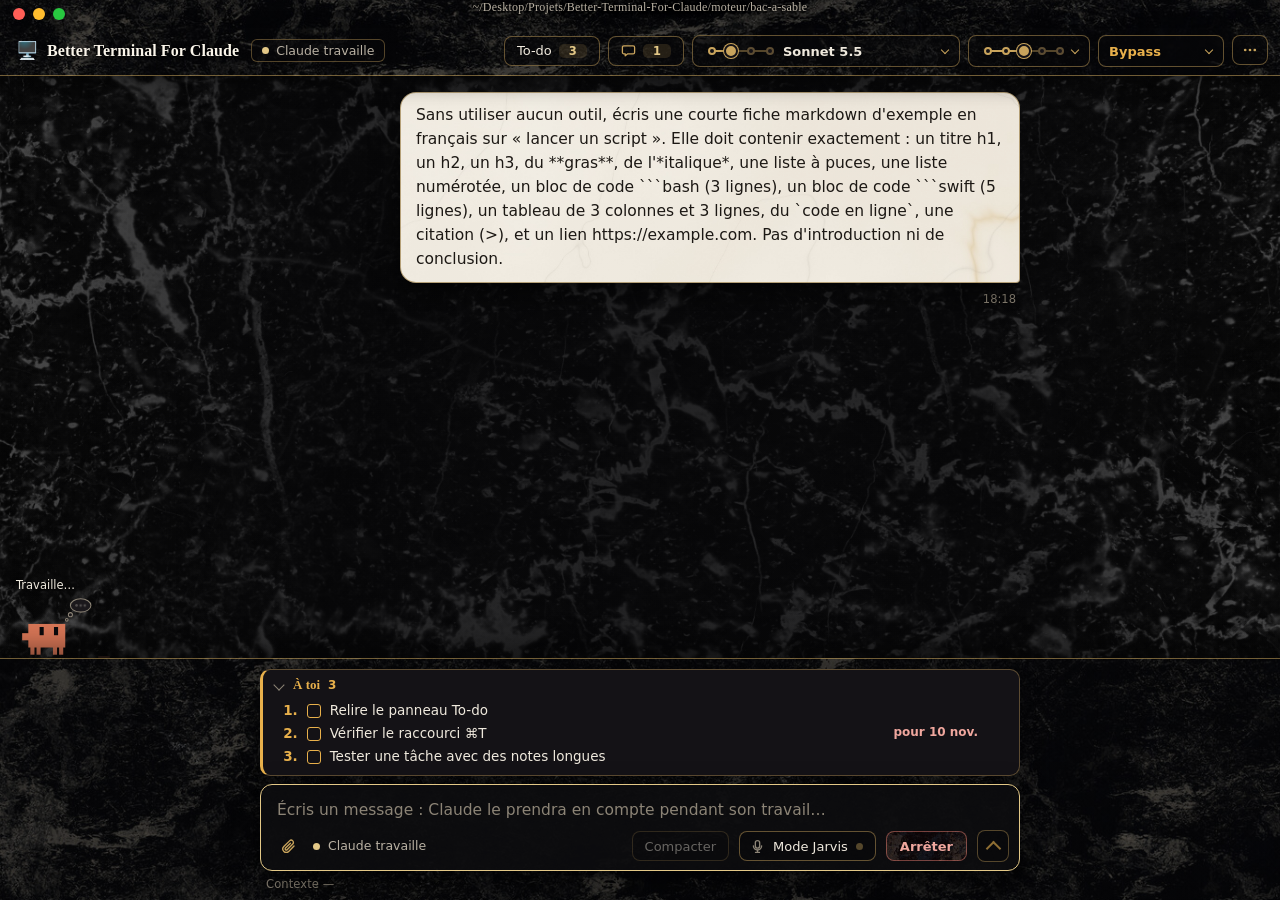
<file: ui/index.html>
<!doctype html>
<html lang="fr">
<head>
<meta charset="utf-8">
<meta name="viewport" content="width=device-width, initial-scale=1">
<meta http-equiv="Content-Security-Policy" content="default-src 'none'; script-src 'self'; style-src 'self'; img-src 'self' data: btmedia:; media-src btmedia:; font-src 'self'; connect-src 'self'; base-uri 'none'; form-action 'none'; frame-src btapercu: 'self'; object-src 'none'">
<title>Jarvis Terminal</title>
<link rel="stylesheet" href="css/app.css">
<link rel="stylesheet" href="css/code.css">
<link rel="stylesheet" href="css/vocal.css">
<link rel="stylesheet" href="css/todo.css">
<link rel="stylesheet" href="css/agents.css">
<link rel="stylesheet" href="css/leviers.css">
<link rel="stylesheet" href="css/atelier.css">
<link rel="stylesheet" href="css/medias.css">
<link rel="stylesheet" href="css/apercu.css">
<link rel="stylesheet" href="css/ecriture.css">
<link rel="stylesheet" href="css/ligne-etat.css">
<link rel="stylesheet" href="css/vocal-direct.css">
<link rel="stylesheet" href="css/scene.css">
<link rel="stylesheet" href="css/machine.css">
<link rel="stylesheet" href="css/limite.css">
</head>
<body>

<!-- Bande native de la coque (28 px) : déplacement de la fenêtre, feux macOS à gauche. Rien de cliquable. -->
<div id="titre-fenetre" class="titre-fenetre" aria-hidden="true"></div>
<div class="faux-feux" aria-hidden="true"><i></i><i></i><i></i></div>

<header id="barre" class="barre">
  <div class="barre-projet">
    <span id="barre-emoji" class="barre-emoji" hidden></span>
    <span id="barre-nom" class="barre-nom">Claude</span>
    <span id="barre-cwd" class="barre-cwd" hidden></span>
  </div>
  <div id="barre-etat" class="barre-etat etat-pret"><span class="point"></span><span id="barre-etat-texte">Prêt</span></div>
  <div id="barre-vocal" class="barre-vocal" hidden><span id="barre-vocal-icone" class="barre-vocal-icone"></span><span id="barre-vocal-texte"></span></div>
  <div id="barre-jetons" class="barre-jetons" hidden></div>
  <div class="barre-espace"></div>
  <button type="button" id="bt-mes-messages" class="barre-bouton" title="Retrouver tes messages (⌥↑ et ⌥↓ pour passer de l’un à l’autre)"><span class="libelle">Mes messages</span><svg class="icone-court" viewBox="0 0 16 16" aria-hidden="true"><path d="M3 3h10a1.5 1.5 0 0 1 1.5 1.5v5.5a1.5 1.5 0 0 1-1.5 1.5H7.2L4.5 13.7V11.5H3A1.5 1.5 0 0 1 1.5 10V4.5A1.5 1.5 0 0 1 3 3z"/></svg><span class="compte">0</span></button>
  <label class="barre-choix" title="Modèle de Claude"><span class="barre-choix-nom">Modèle</span><select id="choix-modele" aria-label="Modèle"></select></label>
  <label class="barre-choix" title="Effort de réflexion"><span class="barre-choix-nom">Effort</span><select id="choix-effort" aria-label="Effort"></select></label>
  <label id="choix-permission-boite" class="barre-choix" title="Ce que Claude peut faire sans te demander"><span class="barre-choix-nom">Permissions</span><select id="choix-permission" aria-label="Permissions"></select></label>
  <div class="barre-session">
    <button type="button" id="bt-session" class="barre-bouton" title="Terminal et fermeture de la session" aria-haspopup="menu" aria-expanded="false" aria-controls="menu-session"><svg class="icone-points" viewBox="0 0 16 16" aria-hidden="true"><circle cx="3.2" cy="8" r="1.35"/><circle cx="8" cy="8" r="1.35"/><circle cx="12.8" cy="8" r="1.35"/></svg></button>
    <div id="menu-session" class="menu-session" role="menu" hidden>
      <button type="button" id="bt-shell" class="menu-item" role="menuitem"><svg viewBox="0 0 16 16" aria-hidden="true"><rect x="1.5" y="2.5" width="13" height="11" rx="2"/><path d="M4.5 6.5 6.8 8.5 4.5 10.5M8.5 10.5h3"/></svg><span class="menu-textes"><span class="libelle">Ouvrir un terminal ici</span><span class="menu-aide">Dans le dossier du projet. Claude continue dans l’app.</span></span></button>
      <button type="button" id="bt-reprendre-menu" class="menu-item" role="menuitem" hidden><svg viewBox="0 0 16 16" aria-hidden="true"><path d="M13 8a5 5 0 1 1-1.5-3.6M13 2.5v3h-3"/></svg><span class="menu-textes"><span class="libelle">Reprendre ici</span><span class="menu-aide">Arrête Claude dans Terminal et reprend la même conversation dans l’app.</span></span></button>
      <button type="button" id="bt-terminal" class="menu-item" role="menuitem"><svg viewBox="0 0 16 16" aria-hidden="true"><path d="M9.5 2.5h4v4M13.5 2.5 8 8M12 9.5v3a1 1 0 0 1-1 1H3.5a1 1 0 0 1-1-1V5a1 1 0 0 1 1-1h3"/></svg><span class="menu-textes"><span class="libelle">Continuer dans Terminal</span><span class="menu-aide">Claude quitte l’app et reprend la même conversation dans Terminal.</span></span></button>
      <button type="button" id="bt-sous-projet" class="menu-item" role="menuitem" hidden><svg viewBox="0 0 16 16" aria-hidden="true"><path d="M2 4.5a1 1 0 0 1 1-1h3l1.5 1.5H13a1 1 0 0 1 1 1V12a1 1 0 0 1-1 1H3a1 1 0 0 1-1-1zM8 7.6v3.4M6.3 9.3h3.4"/></svg><span class="menu-textes"><span class="libelle">Nouveau sous-projet</span><span class="menu-aide">Un sous-dossier de ce projet, avec sa propre to-do. Une session s’y ouvre.</span></span></button>
      <form id="sous-projet" class="sous-projet" hidden autocomplete="off">
        <div class="sous-projet-titre">Nouveau sous-projet</div>
        <div class="sous-projet-champs">
          <input id="sous-projet-emoji" class="sous-projet-emoji" type="text" maxlength="4" placeholder="📁" aria-label="Emoji du sous-projet">
          <input id="sous-projet-nom" class="sous-projet-nom" type="text" maxlength="60" placeholder="Nom du sous-projet" aria-label="Nom du sous-projet">
        </div>
        <div id="sous-projet-erreur" class="sous-projet-erreur" role="alert" hidden></div>
        <div class="sous-projet-actions">
          <button type="button" id="sous-projet-annuler" class="sous-projet-bouton">Annuler</button>
          <button type="submit" id="sous-projet-creer" class="sous-projet-bouton principal">Créer</button>
        </div>
      </form>
      <div class="menu-sep" role="separator"></div>
      <button type="button" id="bt-fermer" class="menu-item fermer" role="menuitem"><svg viewBox="0 0 16 16" aria-hidden="true"><path d="M4.5 4.5l7 7M11.5 4.5l-7 7"/></svg><span class="menu-textes"><span class="libelle">Fermer la session</span><span class="menu-aide">Arrête Claude et ferme la fenêtre.</span></span></button>
    </div>
  </div>
</header>

<div id="mes-messages" class="popover" hidden>
  <div class="popover-tete"><span class="popover-titre">Mes messages</span><span class="popover-aide">⌥↑ et ⌥↓ pour passer de l’un à l’autre</span></div>
  <ol class="popover-liste"></ol>
</div>

<div id="recherche" class="recherche" hidden role="search">
  <input type="text" placeholder="Rechercher dans la conversation" aria-label="Rechercher" spellcheck="false" autocomplete="off">
  <span class="recherche-compte" aria-live="polite"></span>
  <button type="button" class="recherche-prec" title="Précédent (Maj+Entrée)" aria-label="Précédent"><span class="fleche haut"></span></button>
  <button type="button" class="recherche-suiv" title="Suivant (Entrée)" aria-label="Suivant"><span class="fleche bas"></span></button>
  <button type="button" class="recherche-fermer" title="Fermer (Échap)" aria-label="Fermer"><span class="croix"></span></button>
</div>

<!-- Scène persistante du mode vocal (js/scene.js) : figée sous la barre, au-dessus du fil. -->
<section id="scene" class="scene" hidden aria-label="Scène"></section>

<div id="defile" class="defile">
  <main id="fil" class="fil"></main>
</div>

<footer id="pied" class="pied">
  <button type="button" id="pastille-bas" class="pastille-bas" hidden><span class="fleche bas"></span><span class="pastille-texte">Revenir en bas</span></button>
  <div id="banniere" class="banniere" hidden role="alert"></div>
  <div class="saisie">
    <div id="saisie-reprise" class="saisie-reprise" hidden role="status">
      <span class="saisie-reprise-texte"><b>Tu repars de ce message.</b> À l’envoi, Claude oublie ce message et tout ce qui suit. Les fichiers déjà modifiés restent tels quels.</span>
      <button type="button" id="bt-reprise-annuler" class="saisie-reprise-annuler" title="Annuler (Échap)">Annuler</button>
    </div>
    <div id="saisie-limite" class="saisie-limite" hidden role="status">
      <span class="saisie-limite-texte"></span>
      <button type="button" id="bt-limite-envoyer" title="Envoyer tout de suite, sans attendre la reprise">Envoyer maintenant</button>
      <button type="button" id="bt-limite-vider" title="Retirer ce qui attend dans cette session">Vider</button>
    </div>
    <div id="saisie-pieces" class="saisie-pieces" hidden></div>
    <textarea id="saisie-texte" rows="1" placeholder="Écris à Claude…" spellcheck="true" aria-label="Message pour Claude"></textarea>
    <div class="saisie-bas">
      <button type="button" id="bt-joindre" class="bouton-joindre" title="Joindre des fichiers : images, PDF, code, dossiers… (tu peux aussi les coller avec ⌘V ou les glisser ici)" aria-label="Joindre des fichiers"><svg viewBox="0 0 16 16" aria-hidden="true"><path d="M13.2 7.6l-5 5a3.2 3.2 0 0 1-4.6-4.5l5.4-5.4a2.1 2.1 0 0 1 3 3L6.7 11a1 1 0 0 1-1.5-1.5l4.6-4.6"/></svg></button>
      <input type="file" id="saisie-fichier" multiple hidden>
      <div id="saisie-statut" class="saisie-statut" hidden><span class="point"></span><span class="saisie-statut-texte"></span></div>
      <button type="button" id="bt-reprendre" class="barre-bouton bouton-reprendre" hidden title="Arrête Claude dans Terminal et reprend la conversation ici">Reprendre ici</button>
      <span class="saisie-espace"></span>
      <button type="button" id="bt-compacter" class="barre-bouton bouton-compacter" title="Résumer la conversation pour libérer du contexte (/compact)"><span class="libelle">Compacter</span><svg class="icone-court" viewBox="0 0 16 16" aria-hidden="true"><path d="M8 1.5v4.5M5.8 3.8 8 6l2.2-2.2M8 14.5V10M5.8 12.2 8 10l2.2 2.2M2.5 8h11"/></svg></button>
      <button type="button" id="bt-jarvis" class="barre-bouton bouton-jarvis" aria-pressed="false"><span class="libelle">Mode Jarvis</span><span class="libelle-court">Jarvis</span><span class="jarvis-temoin" aria-hidden="true"></span></button>
      <button type="button" id="bt-arreter" class="bouton-arret" hidden title="Arrêter Claude (Échap)">Arrêter</button>
      <button type="button" id="bt-envoyer" class="bouton-envoi" title="Envoyer (Entrée)" aria-label="Envoyer" disabled><span class="fleche haut"></span></button>
    </div>
  </div>
</footer>

<script src="vendor/marked-18.1.1.umd.js"></script>
<script src="vendor/purify-3.4.17.min.js"></script>
<script src="vendor/highlight-11.12.0.min.js"></script>
<script src="js/commun.js"></script>
<script src="js/vocal-reponses.js"></script>
<script src="js/session.js"></script>
<script src="js/medias.js"></script>
<script src="js/markdown.js"></script>
<script src="js/apercu.js"></script>
<script src="js/vue-outils.js"></script>
<script src="js/vue-vocal.js"></script>
<script src="js/vue-questions.js"></script>
<script src="js/atelier.js"></script>
<script src="js/vue-fil.js"></script>
<script src="js/defilement.js"></script>
<script src="js/recherche.js"></script>
<script src="js/interface.js"></script>
<script src="js/commandes.js"></script>
<script src="js/dictee.js"></script>
<script src="js/todo.js"></script>
<script src="js/agents.js"></script>
<script src="js/limite.js"></script>
<script src="js/leviers.js"></script>
<script src="js/menus.js"></script>
<script src="js/ligne-etat.js"></script>
<script src="js/vocal-direct.js"></script>
<script src="js/scene.js"></script>
<script src="js/pont.js"></script>
<script src="js/machine.js"></script>
<script src="js/faux-pont.js"></script>
<script src="js/app.js"></script>
</body>
</html>
</file>
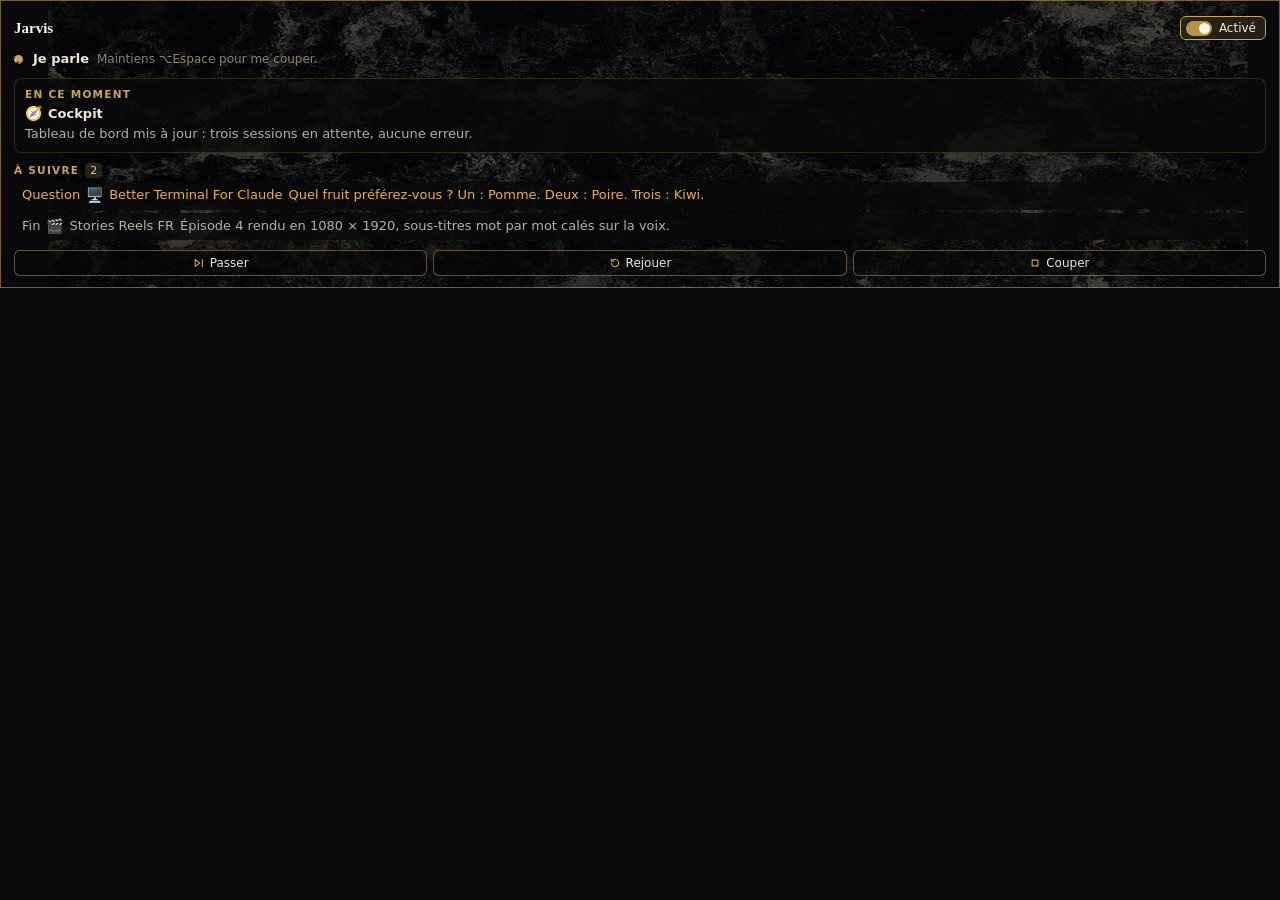
<file: ui/jarvis.html>
<!doctype html>
<html lang="fr">
<head>
<meta charset="utf-8">
<meta name="viewport" content="width=device-width, initial-scale=1">
<meta http-equiv="Content-Security-Policy" content="default-src 'none'; script-src 'self'; style-src 'self'; img-src 'self' data:; font-src 'self'; connect-src 'self'; base-uri 'none'; form-action 'none'; frame-src 'none'; object-src 'none'">
<title>Jarvis</title>
<link rel="stylesheet" href="css/jarvis.css">
</head>
<body>
<!-- Panneau central du mode vocal (fenêtre flottante de la coque, qui ne vole pas le focus).
     Swift → panneau : jarvis.maj({actif, etat, niveau, enLigne, file}) ; panneau → Swift : passer, rejouer, couper, modeVocal. -->
<main id="panneau" class="panneau etat-inactif">
  <header class="pj-tete">
    <span class="pj-titre">Jarvis</span>
    <span class="pj-espace"></span>
    <button type="button" id="pj-mode" class="pj-mode" aria-pressed="false" title="Activer ou couper le mode Jarvis"><span class="pj-inter" aria-hidden="true"><i></i></span><span id="pj-mode-libelle">Coupé</span></button>
  </header>

  <section class="pj-micro">
    <div class="pj-micro-ligne">
      <span id="pj-pastille" class="pj-pastille" aria-hidden="true"></span>
      <div class="pj-micro-textes">
        <div id="pj-etat" class="pj-etat" aria-live="polite">Mode Jarvis coupé</div>
        <div id="pj-aide" class="pj-aide">Rien ne parle, rien n’écoute.</div>
      </div>
    </div>
    <div id="pj-jauge" class="pj-jauge" aria-hidden="true"></div>
  </section>

  <section id="pj-enligne" class="pj-enligne vide">
    <div id="pj-enligne-titre" class="pj-libelle">En ce moment</div>
    <div class="pj-enligne-projet"><span id="pj-enligne-emoji" class="pj-emoji"></span><span id="pj-enligne-nom" class="pj-nom"></span></div>
    <div id="pj-enligne-texte" class="pj-enligne-texte"></div>
  </section>

  <section class="pj-file">
    <div class="pj-file-tete"><span class="pj-libelle">À suivre</span><span id="pj-file-compte" class="pj-compte">0</span></div>
    <ol id="pj-file-liste" class="pj-file-liste"></ol>
  </section>

  <footer class="pj-actions">
    <button type="button" id="pj-passer" class="pj-bouton" title="Passer au message suivant"><span class="pj-bouton-icone" data-icone="passer"></span>Passer</button>
    <button type="button" id="pj-rejouer" class="pj-bouton" title="Redire le dernier message"><span class="pj-bouton-icone" data-icone="rejouer"></span>Rejouer</button>
    <button type="button" id="pj-couper" class="pj-bouton" title="Couper la voix tout de suite"><span class="pj-bouton-icone" data-icone="couper"></span>Couper</button>
  </footer>
</main>

<script src="js/commun.js"></script>
<script src="js/faux-jarvis.js"></script>
<script src="js/jarvis.js"></script>
</body>
</html>
</file>
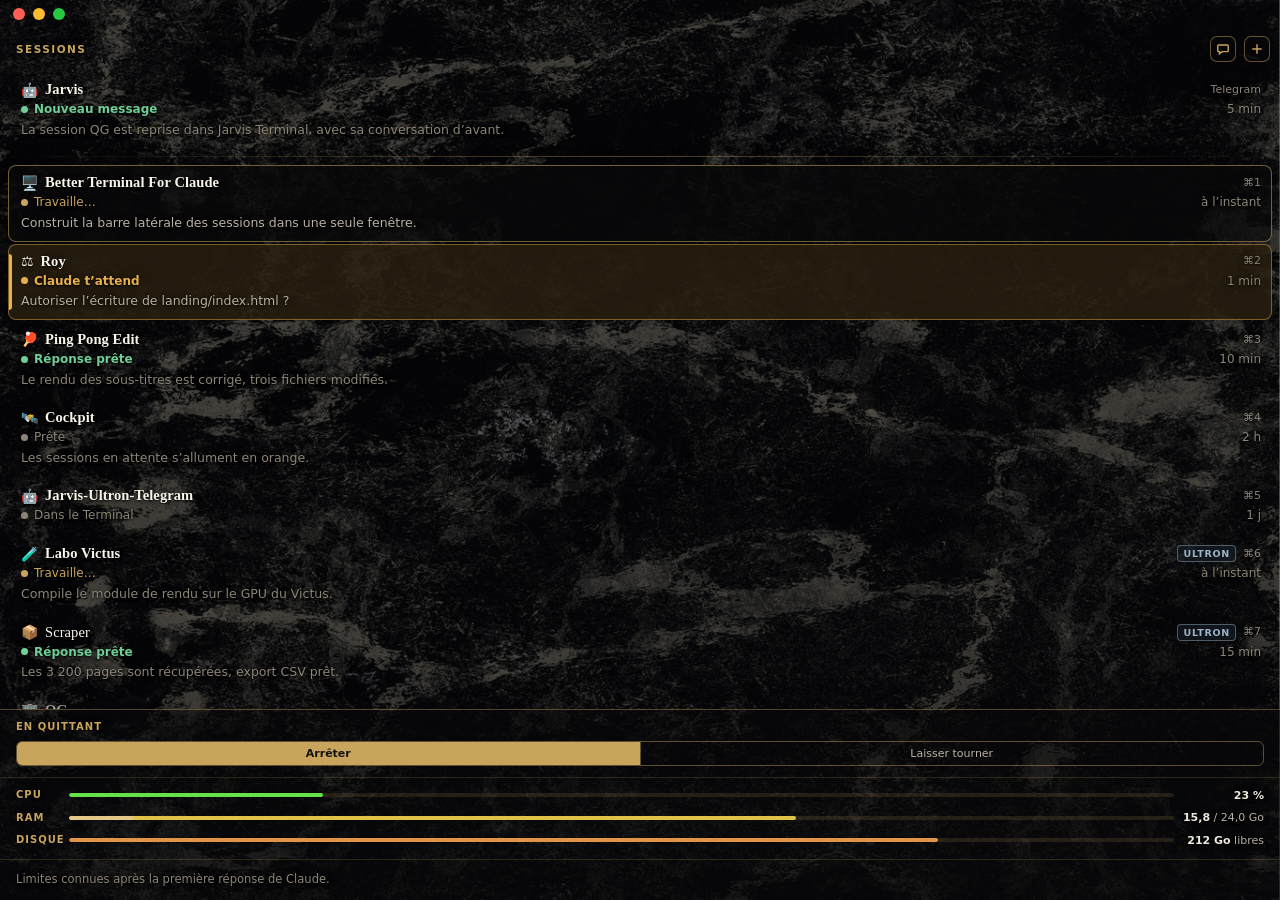
<file: ui/sessions.html>
<!doctype html>
<html lang="fr">
<head>
<meta charset="utf-8">
<meta name="viewport" content="width=device-width, initial-scale=1">
<meta http-equiv="Content-Security-Policy" content="default-src 'none'; script-src 'self'; style-src 'self'; img-src 'self' data:; font-src 'self'; connect-src 'self'; base-uri 'none'; form-action 'none'; frame-src 'none'; object-src 'none'">
<title>Sessions</title>
<link rel="stylesheet" href="css/sessions.css">
</head>
<body>
<!-- 28 px en haut : les feux macOS et la bande de déplacement de la coque. Rien de cliquable. -->
<div class="faux-feux" aria-hidden="true"><i></i><i></i><i></i></div>

<header class="tete">
  <span class="tete-titre">Sessions</span>
  <button type="button" id="discussion" class="nouvelle" title="Discussions : nouvelle ou ancienne (double clic ou ⇧⌘N pour une nouvelle)" aria-label="Discussions" aria-expanded="false" aria-controls="panneau-discussions">
    <svg viewBox="0 0 16 16" aria-hidden="true"><path d="M3 3.5h10a1 1 0 0 1 1 1v5.5a1 1 0 0 1-1 1H7l-3 2.5V11H3a1 1 0 0 1-1-1V4.5a1 1 0 0 1 1-1z"/></svg>
  </button>
  <button type="button" id="nouvelle" class="nouvelle" title="Nouvelle session (⌘N)" aria-label="Nouvelle session">
    <svg viewBox="0 0 16 16" aria-hidden="true"><path d="M8 3.2v9.6M3.2 8h9.6"/></svg>
  </button>
</header>

<!-- Nouvelle session : sur ce Mac ou sur le Victus (12/11/2026, victus/CONTRAT-VICTUS.md). -->
<div id="menu-machine" class="menu-machine" role="menu" hidden>
  <button type="button" role="menuitem" data-machine="mac">Sur ce Mac<span class="menu-touche">⌘N</span></button>
  <button type="button" role="menuitem" data-machine="victus">Sur le Victus<span class="encadre-machine">Ultron</span></button>
</div>

<section id="panneau-victus" class="panneau-victus" aria-label="Nouvelle session sur le Victus" hidden>
  <div class="panneau-tete">
    <span class="panneau-titre">Nouvelle · Victus</span>
    <button type="button" id="panneau-fermer" class="fermer-panneau" aria-label="Annuler">
      <svg viewBox="0 0 12 12" aria-hidden="true"><path d="M3 3l6 6M9 3l-6 6"/></svg>
    </button>
  </div>
  <form id="panneau-saisie" class="panneau-saisie" autocomplete="off">
    <input id="panneau-chemin" type="text" spellcheck="false" placeholder="~/projets/…" aria-label="Dossier sur le Victus">
    <button type="submit" class="panneau-ouvrir">Ouvrir</button>
  </form>
  <p id="panneau-message" class="panneau-message" hidden></p>
  <div id="panneau-dossiers" class="panneau-dossiers" role="listbox" aria-label="Dossiers récents du Victus"></div>
</section>

<!-- Discussions passées (17/11/2026, Eliot : « que je puisse les retrouver si jamais je les perds »). -->
<section id="panneau-discussions" class="panneau-victus panneau-discussions" aria-label="Discussions" hidden>
  <div class="panneau-tete">
    <span class="panneau-titre">Discussions</span>
    <button type="button" id="discussions-fermer" class="fermer-panneau" aria-label="Fermer">
      <svg viewBox="0 0 12 12" aria-hidden="true"><path d="M3 3l6 6M9 3l-6 6"/></svg>
    </button>
  </div>
  <button type="button" id="discussion-neuve" class="discussion-neuve">Nouvelle discussion<span class="menu-touche">⇧⌘N</span></button>
  <input id="discussions-recherche" class="discussions-recherche" type="search" spellcheck="false" autocomplete="off"
         placeholder="Rechercher dans les discussions…" aria-label="Rechercher dans les discussions">
  <p id="discussions-message" class="panneau-message" hidden></p>
  <div id="discussions-liste" class="panneau-dossiers" role="listbox" aria-label="Discussions passées"></div>
</section>

<nav id="liste" class="liste" aria-label="Sessions ouvertes"></nav>

<p id="vide" class="vide" hidden>Aucune session ouverte.<br><button type="button" id="nouvelle-vide" class="lien">Ouvrir un projet</button></p>

<!-- « Quitter » arrête les claude, ou les laisse tourner en fond (18/11/2026, demande d'Eliot). -->
<footer class="pied fond" id="fond" role="radiogroup" aria-label="En quittant l’app">
  <span class="fond-nom">En quittant</span>
  <span class="fond-choix">
    <button type="button" role="radio" data-fond="0" aria-checked="true" title="⌘Q arrête Claude dans chaque session ; elles se rouvrent au prochain lancement">Arrêter</button>
    <button type="button" role="radio" data-fond="1" aria-checked="false" title="⌘Q ferme seulement la fenêtre : Claude continue de travailler, l’app se rebranche au prochain lancement">Laisser tourner</button>
  </span>
</footer>

<!-- La machine en direct (15/11/2026, demande d'Eliot, « en mode btop ») : CPU, RAM, disque. Rempli par js/systeme.js. -->
<footer class="pied systeme" id="systeme" aria-label="Machine"></footer>

<!-- Limites de l'abonnement (11/11/2026, demande d'Eliot) : toujours visibles, à la place de l'aide des raccourcis. -->
<footer class="pied limites" id="limites" title="⌘1 à ⌘9 · ⌃Tab pour passer d’une session à l’autre">
  <p class="limites-vide" id="limites-vide">Limites connues après la première réponse de Claude.</p>
</footer>

<script src="js/sessions.js"></script>
<script src="js/limites.js"></script>
<script src="js/systeme.js"></script>
</body>
</html>
</file>
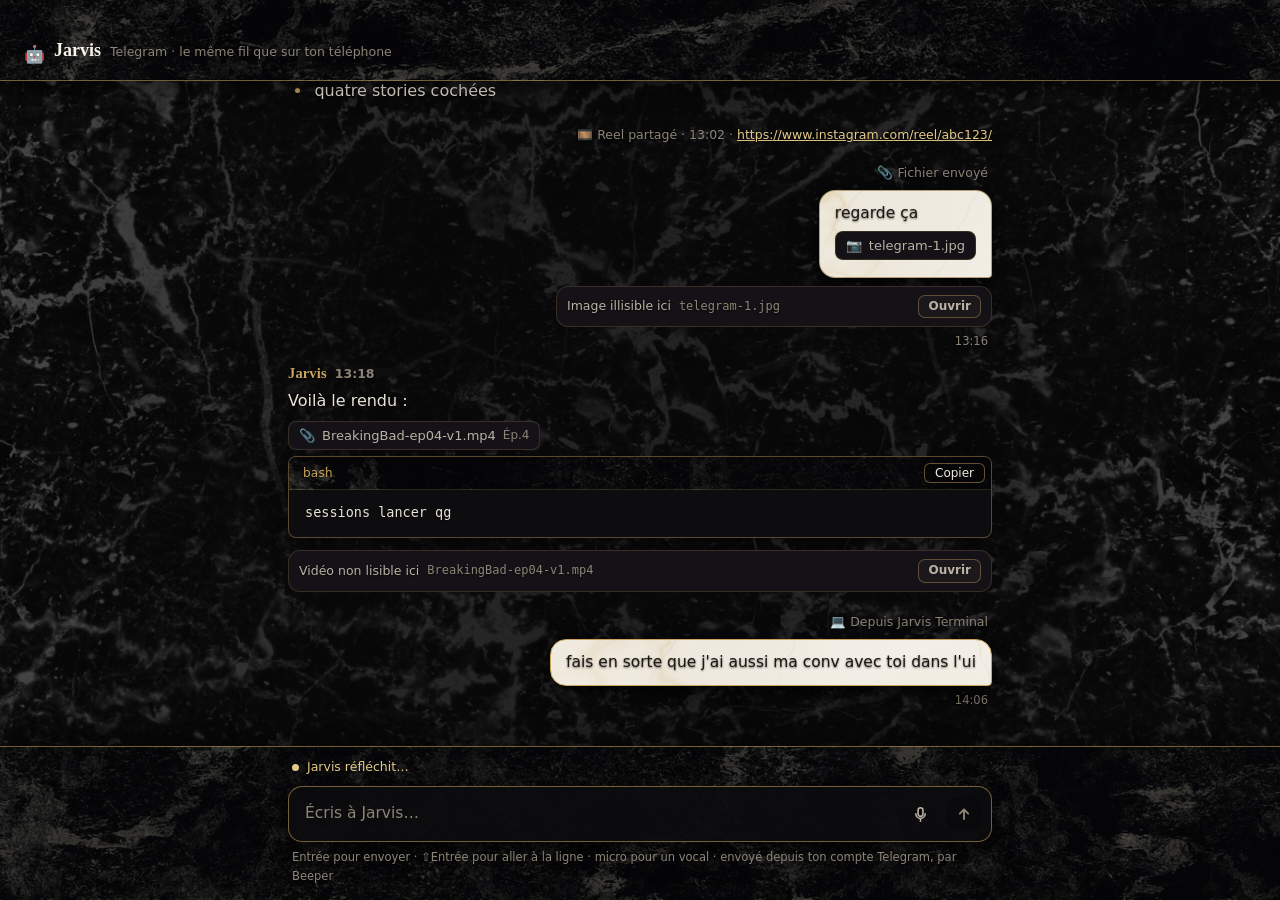
<file: ui/telegram.html>
<!doctype html>
<html lang="fr">
<head>
<meta charset="utf-8">
<meta name="viewport" content="width=device-width, initial-scale=1">
<meta http-equiv="Content-Security-Policy" content="default-src 'none'; script-src 'self'; style-src 'self'; img-src 'self' data: btmedia:; media-src btmedia:; font-src 'self'; connect-src 'self'; base-uri 'none'; form-action 'none'; frame-src 'none'; object-src 'none'">
<title>Jarvis — Telegram</title>
<link rel="stylesheet" href="css/app.css">
<link rel="stylesheet" href="css/code.css">
<link rel="stylesheet" href="css/telegram.css">
<link rel="stylesheet" href="css/medias.css">
</head>
<body class="tg">
<header class="tg-tete">
  <span class="tg-emoji" aria-hidden="true">🤖</span>
  <span class="tg-nom">Jarvis</span>
  <span class="tg-sous">Telegram · le même fil que sur ton téléphone</span>
</header>

<main id="defile" class="tg-defile" aria-label="Conversation avec Jarvis">
  <div class="tg-colonne">
    <button type="button" id="plus-ancien" class="tg-plus" hidden>Afficher les messages plus anciens</button>
    <div id="fil" class="tg-fil" aria-live="polite"></div>
    <div id="attente" class="tg-attente" hidden></div>
  </div>
</main>

<button type="button" id="en-bas" class="tg-en-bas" hidden>Revenir en bas</button>

<footer class="tg-pied">
  <div class="tg-colonne">
    <div id="statut" class="tg-statut" hidden></div>
    <div class="tg-saisie">
      <textarea id="saisie" rows="1" placeholder="Écris à Jarvis…" aria-label="Message à Jarvis"></textarea>
      <div id="vocal-barre" class="tg-vocal-barre" hidden>
        <span class="tg-vocal-point" aria-hidden="true"></span>
        <span id="vocal-temps" class="tg-vocal-temps">0:00</span>
        <span class="tg-vocal-niveau" aria-hidden="true"><span id="vocal-niveau"></span></span>
        <span class="tg-vocal-aide">Entrée pour envoyer · Échap pour annuler</span>
        <button type="button" id="vocal-annuler" class="tg-vocal-annuler">Annuler</button>
      </div>
      <button type="button" id="micro" class="tg-micro" title="Enregistrer un vocal" aria-label="Enregistrer un vocal">
        <svg viewBox="0 0 16 16" aria-hidden="true"><path d="M8 1.7a2.3 2.3 0 0 1 2.3 2.3v3.5a2.3 2.3 0 0 1-4.6 0V4A2.3 2.3 0 0 1 8 1.7z"/><path d="M3.6 7.3a4.4 4.4 0 0 0 8.8 0"/><path d="M8 11.8v2.5"/></svg>
      </button>
      <button type="button" id="envoyer" class="tg-envoyer" title="Envoyer (Entrée)" aria-label="Envoyer" disabled>
        <svg viewBox="0 0 16 16" aria-hidden="true"><path d="M8 13V3.5M3.8 7.6 8 3.4l4.2 4.2"/></svg>
      </button>
    </div>
    <div class="tg-aide">Entrée pour envoyer · ⇧Entrée pour aller à la ligne · micro pour un vocal · envoyé depuis ton compte Telegram, par Beeper</div>
  </div>
</footer>

<script src="vendor/marked-18.1.1.umd.js"></script>
<script src="vendor/purify-3.4.17.min.js"></script>
<script src="vendor/highlight-11.12.0.min.js"></script>
<script src="js/commun.js"></script>
<script src="js/medias.js"></script>
<script src="js/markdown.js"></script>
<script src="js/telegram.js"></script>
</body>
</html>
</file>
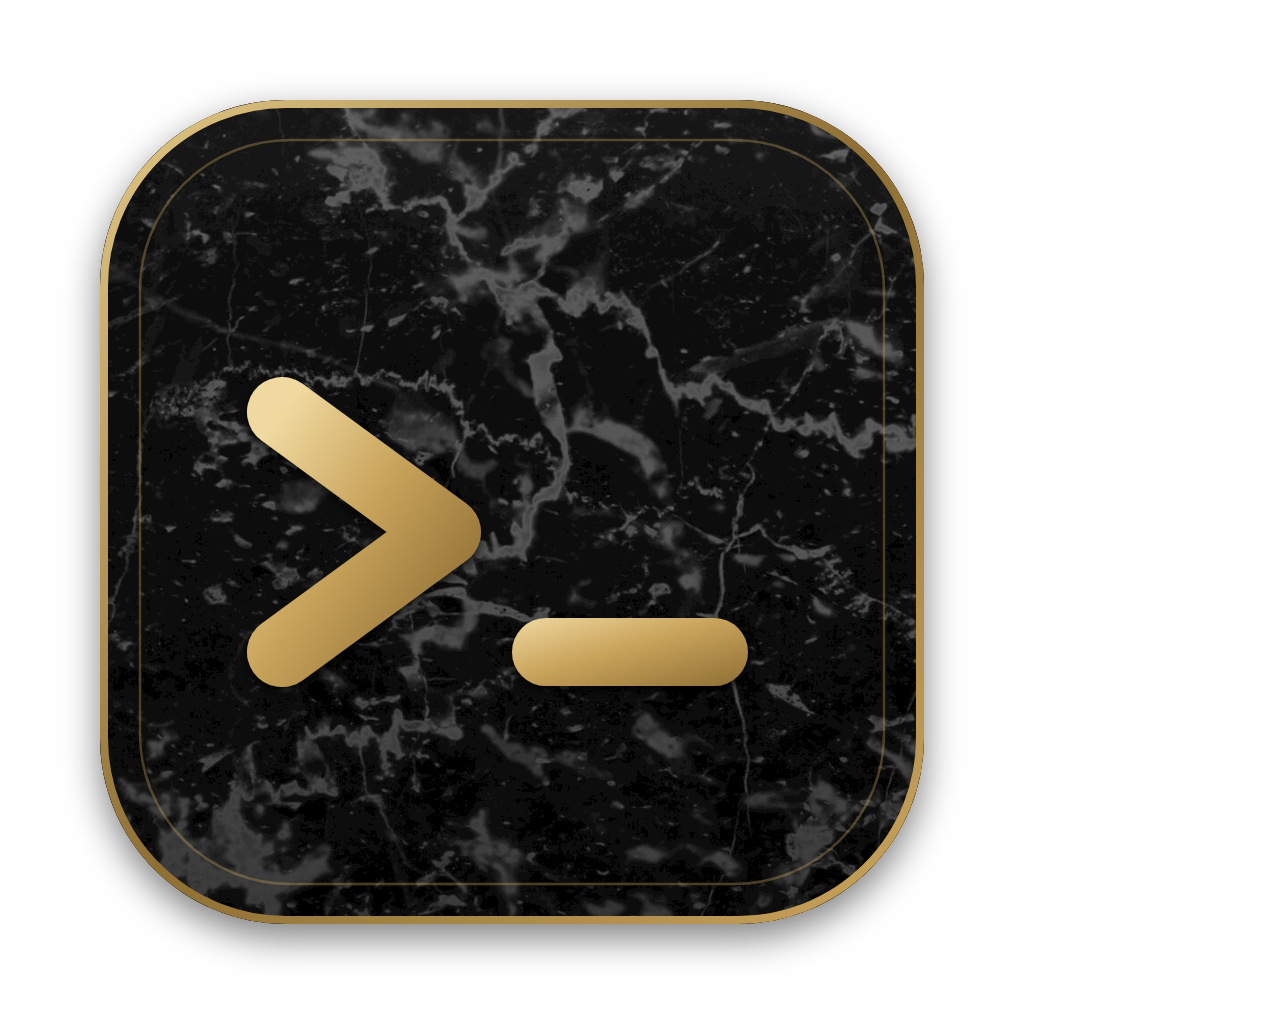
<file: app/icone/icone.html>
<!doctype html><html><head><meta charset="utf-8"><style>
html,body{margin:0;background:transparent;width:1024px;height:1024px;overflow:hidden}
svg{display:block}
</style></head><body>
<svg width="1024" height="1024" viewBox="0 0 1024 1024" xmlns="http://www.w3.org/2000/svg" xmlns:xlink="http://www.w3.org/1999/xlink">
  <defs>
    <clipPath id="plaque"><rect x="100" y="100" width="824" height="824" rx="186"/></clipPath>
    <!-- Or de la charte : #E3C887 → #C9A45C → #8E6E33 -->
    <linearGradient id="or" x1="0" y1="0" x2="1" y2="1">
      <stop offset="0" stop-color="#F0D9A0"/><stop offset=".45" stop-color="#C9A45C"/><stop offset="1" stop-color="#8E6E33"/>
    </linearGradient>
    <linearGradient id="filet" x1="0" y1="0" x2="1" y2="1">
      <stop offset="0" stop-color="#E3C887"/><stop offset=".5" stop-color="#8E6E33"/><stop offset="1" stop-color="#C9A45C"/>
    </linearGradient>
    <linearGradient id="voile" x1="0" y1="0" x2="0" y2="1">
      <stop offset="0" stop-color="#fff" stop-opacity=".07"/><stop offset=".5" stop-color="#000" stop-opacity="0"/><stop offset="1" stop-color="#000" stop-opacity=".35"/>
    </linearGradient>
    <filter id="ombre" x="-10%" y="-10%" width="120%" height="125%">
      <feDropShadow dx="0" dy="14" stdDeviation="18" flood-color="#000" flood-opacity=".5"/>
    </filter>
    <!-- Gravure : ombre sombre en dessous, reflet clair au-dessus, pas de lueur -->
    <filter id="grave" x="-20%" y="-20%" width="140%" height="140%">
      <feDropShadow dx="0" dy="6" stdDeviation="5" flood-color="#000" flood-opacity=".7"/>
    </filter>
  </defs>
  <g filter="url(#ombre)">
    <rect x="100" y="100" width="824" height="824" rx="186" fill="#0B0A0C"/>
    <image xlink:href="nero-carre.jpg" x="62" y="62" width="900" height="900" preserveAspectRatio="xMidYMid slice" clip-path="url(#plaque)"/>
    <rect x="100" y="100" width="824" height="824" rx="186" fill="url(#voile)"/>
    <!-- Filet d'or du cadre, doublé d'un liseré intérieur fin -->
    <rect x="104" y="104" width="816" height="816" rx="182" fill="none" stroke="url(#filet)" stroke-width="8"/>
    <rect x="140" y="140" width="744" height="744" rx="150" fill="none" stroke="#C9A45C" stroke-opacity=".35" stroke-width="2.5"/>
  </g>
  <g filter="url(#grave)">
    <polyline points="282,412 446,532 282,652" fill="none" stroke="url(#or)" stroke-width="70" stroke-linecap="round" stroke-linejoin="round"/>
    <rect x="512" y="618" width="236" height="68" rx="34" fill="url(#or)"/>
  </g>
</svg></body></html>
</file>
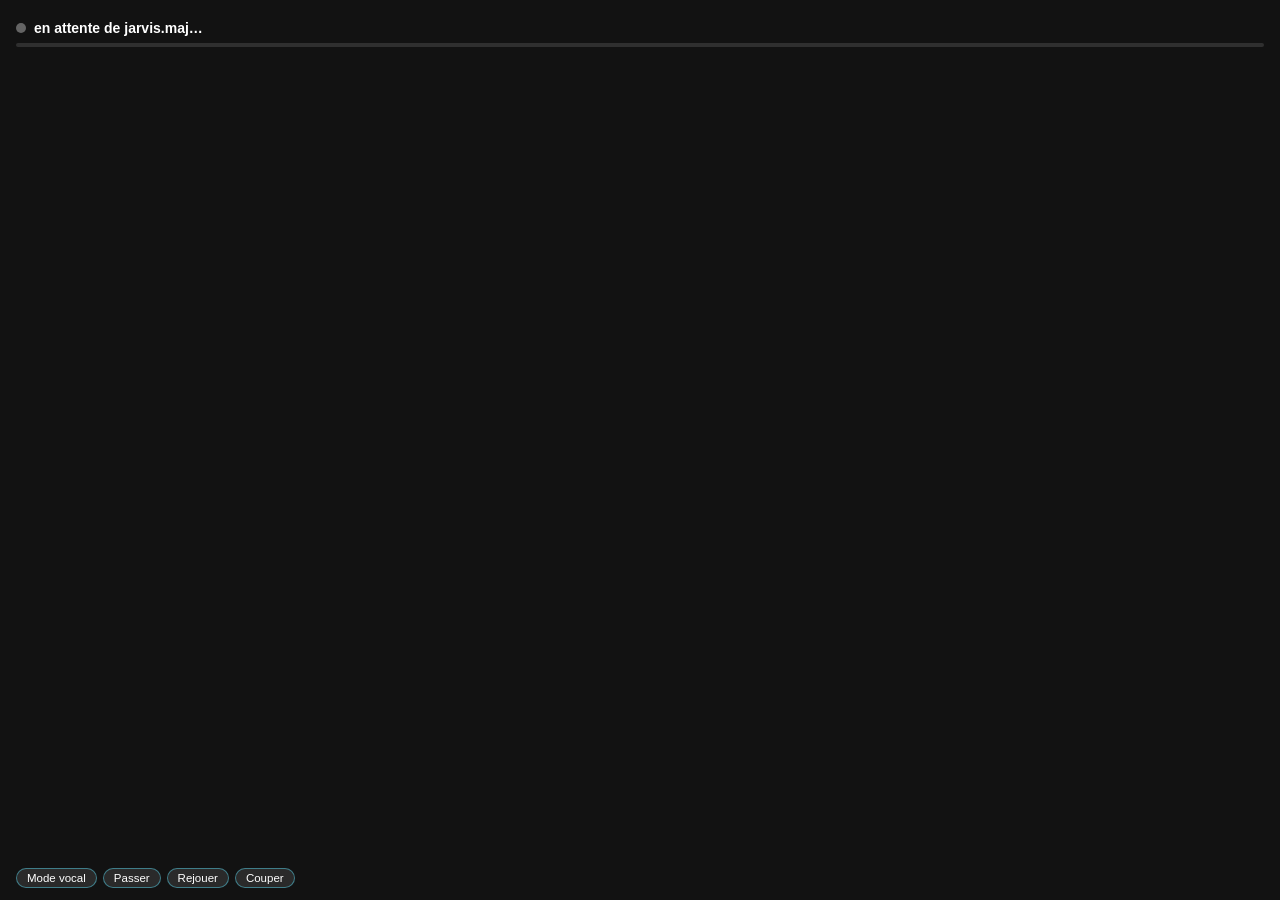
<file: app/page-test/jarvis-test.html>
<!doctype html>
<html lang="fr">
<head>
<meta charset="utf-8">
<meta http-equiv="Content-Security-Policy" content="default-src 'none'; script-src 'self'; style-src 'self'; img-src 'self' data:">
<title>Jarvis — panneau de test</title>
<link rel="stylesheet" href="jarvis-test.css">
</head>
<body>
<div id="haut">
  <span id="pastille"></span>
  <span id="etat">en attente de jarvis.maj…</span>
  <span id="raccourci"></span>
</div>
<div id="niveau"><div id="barre"></div></div>
<div id="enligne"></div>
<ol id="file"></ol>
<div id="note"></div>
<div id="boutons">
  <button id="b-mode">Mode vocal</button>
  <button id="b-passer">Passer</button>
  <button id="b-rejouer">Rejouer</button>
  <button id="b-couper">Couper</button>
</div>
<script src="jarvis-test.js"></script>
</body>
</html>
</file>
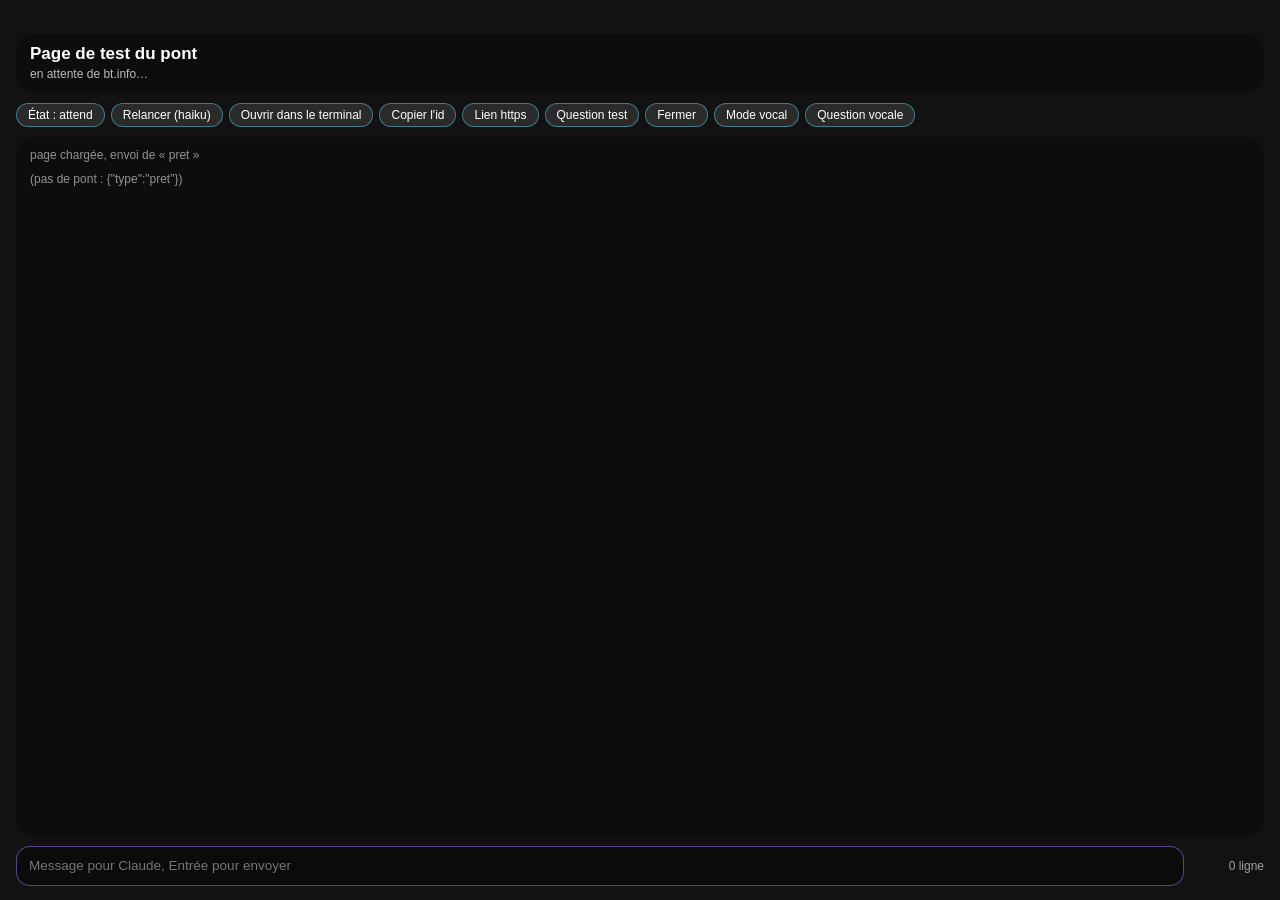
<file: app/page-test/page-test.html>
<!doctype html>
<html lang="fr">
<head>
<meta charset="utf-8">
<meta http-equiv="Content-Security-Policy" content="default-src 'none'; script-src 'self'; style-src 'self'; img-src 'self' data:">
<title>Better Terminal — page de test du pont</title>
<link rel="stylesheet" href="page-test.css">
</head>
<body>
<header>
  <div id="titre">Page de test du pont</div>
  <div id="details">en attente de bt.info…</div>
</header>
<nav>
  <button id="b-attend">État : attend</button>
  <button id="b-relancer">Relancer (haiku)</button>
  <button id="b-terminal">Ouvrir dans le terminal</button>
  <button id="b-copier">Copier l'id</button>
  <button id="b-lien">Lien https</button>
  <button id="b-question">Question test</button>
  <button id="b-fermer">Fermer</button>
  <button id="b-vocal">Mode vocal</button>
  <button id="b-qvocale">Question vocale</button>
  <span id="vocal-etat"></span>
</nav>
<main id="journal"></main>
<footer>
  <input id="saisie" placeholder="Message pour Claude, Entrée pour envoyer" autocomplete="off">
  <span id="compteur">0 ligne</span>
</footer>
<script src="page-test.js"></script>
</body>
</html>
</file>
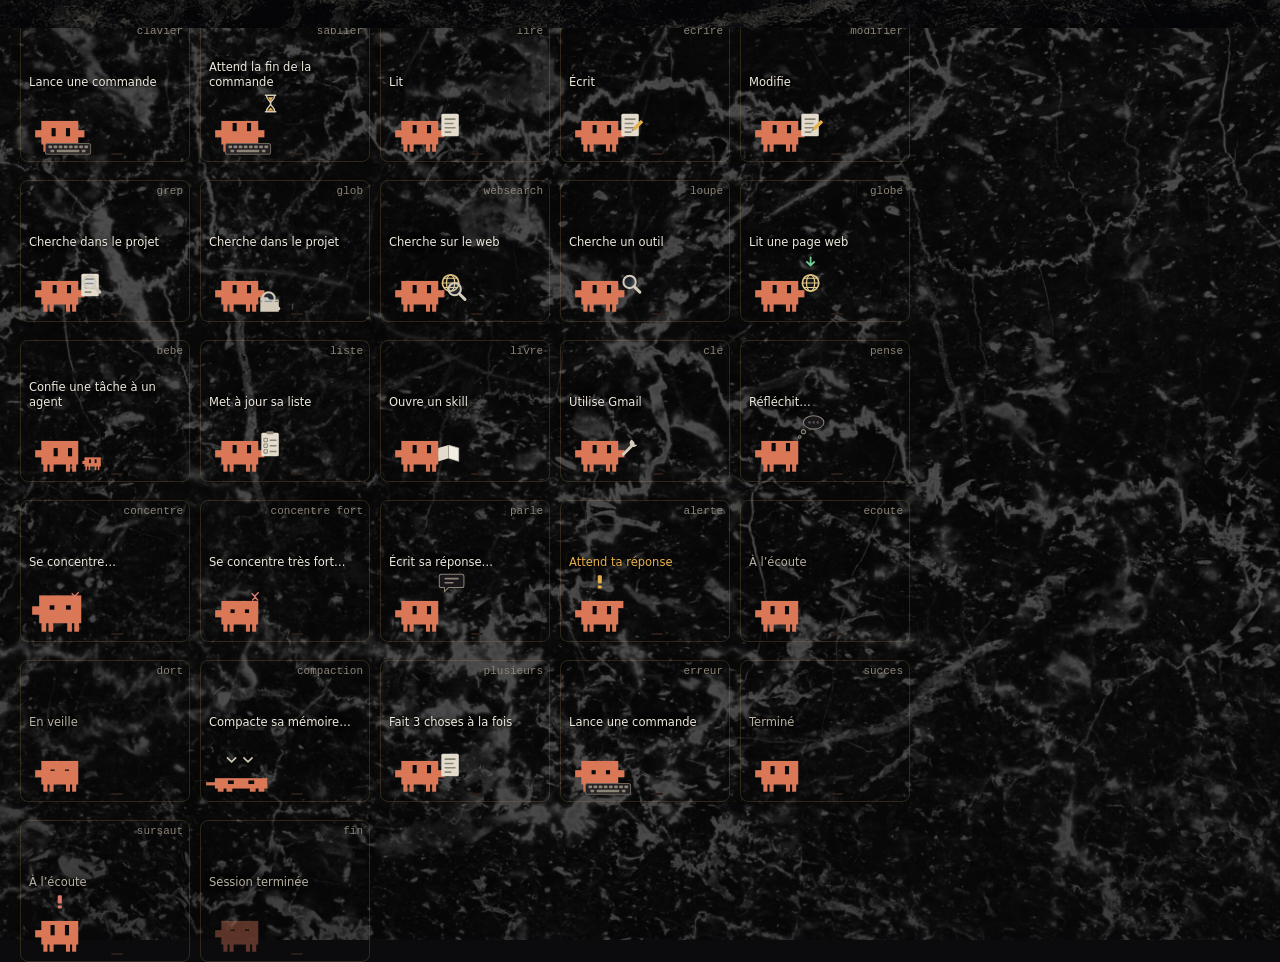
<file: ui/tests/mascotte-planche.html>
<!doctype html>
<html lang="fr"><head><meta charset="utf-8"><title>Planche des animations de la mascotte</title>
<link rel="stylesheet" href="../css/app.css"><link rel="stylesheet" href="../css/atelier.css">
<style>
  body { overflow: auto; padding: 20px; }
  .grille { display: grid; grid-template-columns: repeat(5, 170px); gap: 18px 10px; }
  .cellule { position: relative; height: 140px; border: 1px solid var(--bord); border-radius: 8px; }
  .cellule .mascotte { position: absolute; inset: 0; width: auto; top: 0; bottom: 6px; }
  .cellule .m-pile, .cellule .m-liens { display: none; }
  .legende { position: absolute; top: 4px; right: 6px; font: 11px var(--police-code); color: var(--faint); }
</style></head>
<body><div class="grille" id="g"></div>
<script src="../js/commun.js"></script>
<script src="../js/vue-outils.js"></script>
<script src="../js/atelier.js"></script>
<script>
  var CAS = [
    ['etat-touche anim-clavier', 'Lance une commande', 'clavier'],
    ['etat-touche anim-clavier anim-sablier', 'Attend la fin de la commande', 'sablier'],
    ['etat-touche anim-lire', 'Lit', 'lire'],
    ['etat-touche anim-ecrire', 'Écrit', 'ecrire'],
    ['etat-touche anim-modifier', 'Modifie', 'modifier'],
    ['etat-touche anim-grep', 'Cherche dans le projet', 'grep'],
    ['etat-touche anim-glob', 'Cherche dans le projet', 'glob'],
    ['etat-touche anim-websearch', 'Cherche sur le web', 'websearch'],
    ['etat-touche anim-loupe', 'Cherche un outil', 'loupe'],
    ['etat-touche anim-globe', 'Lit une page web', 'globe'],
    ['etat-touche anim-bebe', 'Confie une tâche à un agent', 'bebe'],
    ['etat-touche anim-liste', 'Met à jour sa liste', 'liste'],
    ['etat-touche anim-livre', 'Ouvre un skill', 'livre'],
    ['etat-touche anim-cle', 'Utilise Gmail', 'cle'],
    ['etat-reflechit anim-pense', 'Réfléchit…', 'pense'],
    ['etat-reflechit anim-concentre', 'Se concentre…', 'concentre'],
    ['etat-reflechit anim-concentre fort', 'Se concentre très fort…', 'concentre fort'],
    ['etat-travaille anim-parle', 'Écrit sa réponse…', 'parle'],
    ['etat-attend anim-alerte', 'Attend ta réponse', 'alerte'],
    ['etat-ecoute anim-ecoute', 'À l’écoute', 'ecoute'],
    ['etat-ecoute anim-dort', 'En veille', 'dort'],
    ['etat-travaille anim-tasse', 'Compacte sa mémoire…', 'compaction'],
    ['etat-touche anim-lire plusieurs', 'Fait 3 choses à la fois', 'plusieurs'],
    ['etat-touche anim-clavier flash-erreur', 'Lance une commande', 'erreur'],
    ['etat-ecoute anim-ecoute flash-succes', 'Terminé', 'succes'],
    ['etat-ecoute anim-ecoute flash-sursaut', 'À l’écoute', 'sursaut'],
    ['etat-fin anim-dort', 'Session terminée', 'fin']
  ];
  var faux = { on: function () {}, items: [], etat: 'pret' };
  var g = document.getElementById('g');
  CAS.forEach(function (c) {
    var m = new BT.Mascotte(faux);
    m._rendre = function () {};
    var cel = document.createElement('div'); cel.className = 'cellule';
    m.el.className = 'mascotte ' + c[0]; m.phrase.textContent = c[1];
    var l = document.createElement('span'); l.className = 'legende'; l.textContent = c[2];
    cel.appendChild(m.el); cel.appendChild(l); g.appendChild(cel);
  });
  // ?seul=<légende>[&t=0,1,2] : une seule animation, figée à plusieurs instants (0 à 1,9 s par défaut) pour voir son déroulé.
  var seul = (location.search.match(/seul=([^&]+)/) || [])[1];
  if (seul) {
    var cels = [].slice.call(g.children), modele = cels.filter(function (c) { return c.querySelector('.legende').textContent === decodeURIComponent(seul); })[0];
    g.innerHTML = '';
    var instants = ((location.search.match(/t=([^&]+)/) || [])[1] || '0,.5,.8,1.1,1.3,1.7,1.9').split(',').map(Number);
    instants.forEach(function (t) {
      var c = modele.cloneNode(true); c.querySelector('.legende').textContent = t + ' s';
      g.appendChild(c);
      // Chaque animation de la liste garde son propre délai, décalé de t.
      [].forEach.call(c.querySelectorAll('.mascotte *'), function (n) {
        var d = getComputedStyle(n).animationDelay.split(',').map(function (x) { return (parseFloat(x) - t) + 's'; }).join(',');
        n.style.animationPlayState = 'paused'; n.style.animationDelay = d;
      });
    });
  } else if (/fige/.test(location.search)) {
    var s = document.createElement('style'); s.textContent = '.mascotte *{animation-play-state:paused!important;animation-delay:-1.2s!important}'; document.head.appendChild(s);
  }
</script></body></html>
</file>
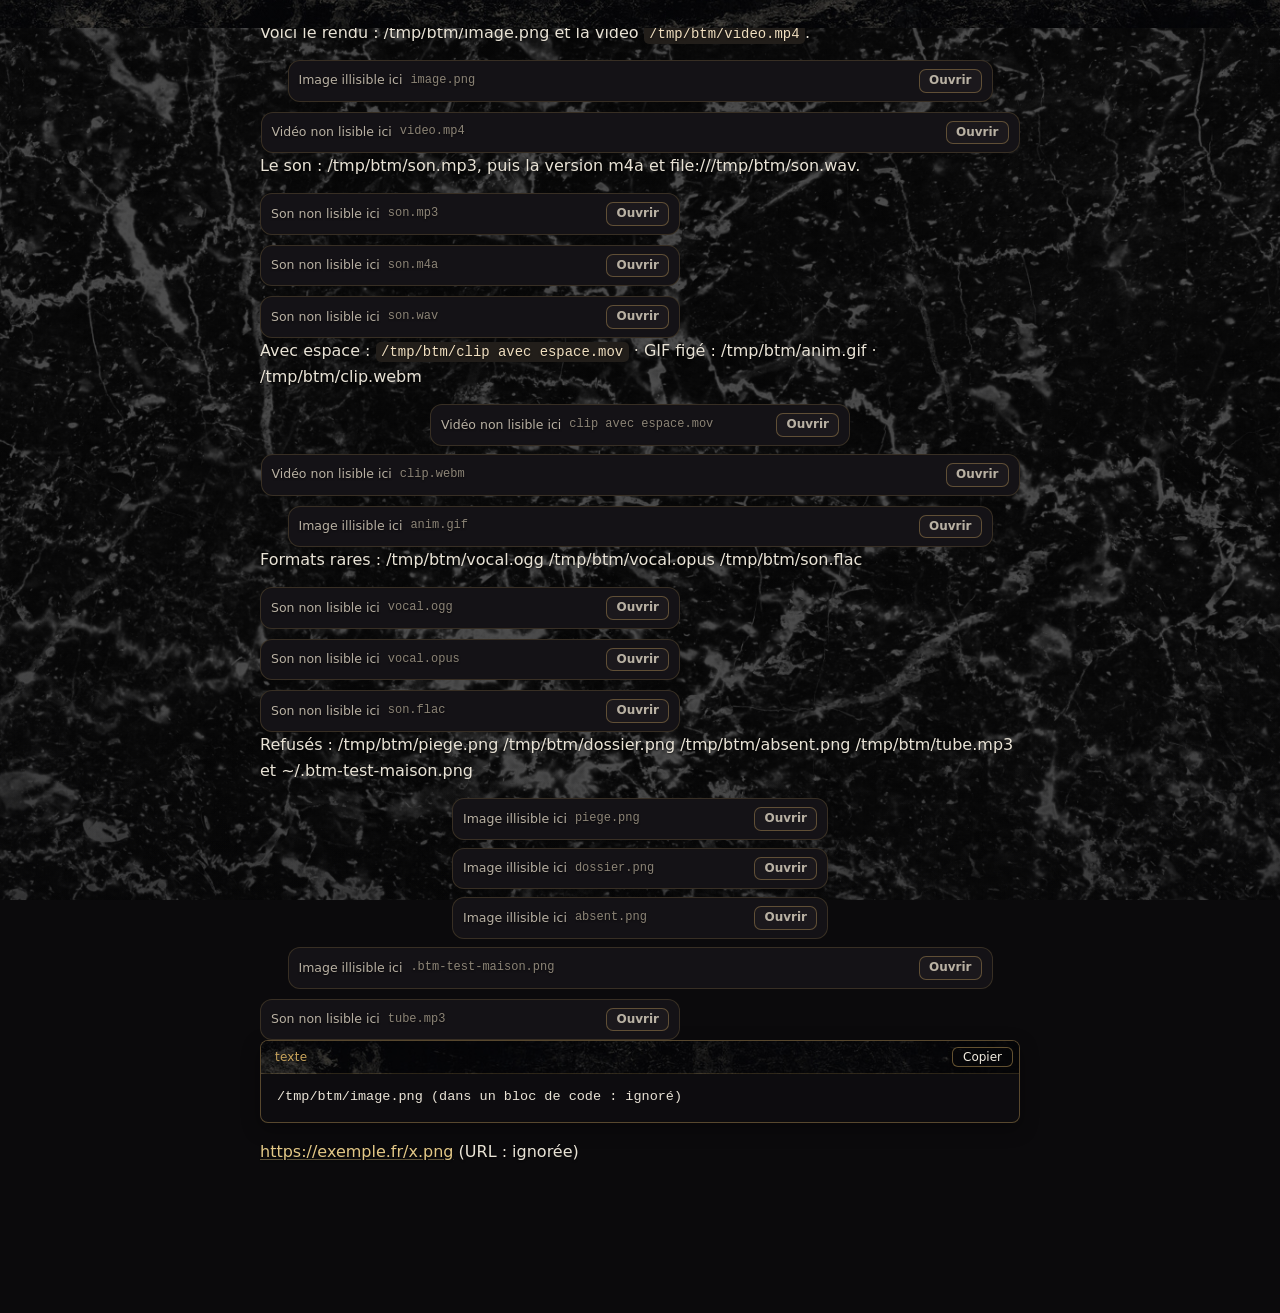
<file: ui/tests/medias-test.html>
<!doctype html>
<html lang="fr">
<head>
<meta charset="utf-8">
<!-- Banc du lecteur intégré, chargé dans une vraie WKWebView avec le schéma btmedia:// (voir medias-test.js). -->
<meta http-equiv="Content-Security-Policy" content="default-src 'none'; script-src 'self'; style-src 'self'; img-src 'self' data: btmedia:; media-src btmedia:; base-uri 'none'; form-action 'none'; frame-src 'none'; object-src 'none'">
<title>Banc médias</title>
<link rel="stylesheet" href="../css/app.css">
<link rel="stylesheet" href="../css/code.css">
<link rel="stylesheet" href="../css/medias.css">
</head>
<body class="pret">
<main id="fil" class="fil"></main>
<script src="../vendor/marked-18.1.1.umd.js"></script>
<script src="../vendor/purify-3.4.17.min.js"></script>
<script src="../vendor/highlight-11.12.0.min.js"></script>
<script src="../js/commun.js"></script>
<script src="../js/medias.js"></script>
<script src="../js/markdown.js"></script>
<script src="medias-test.js"></script>
</body>
</html>
</file>
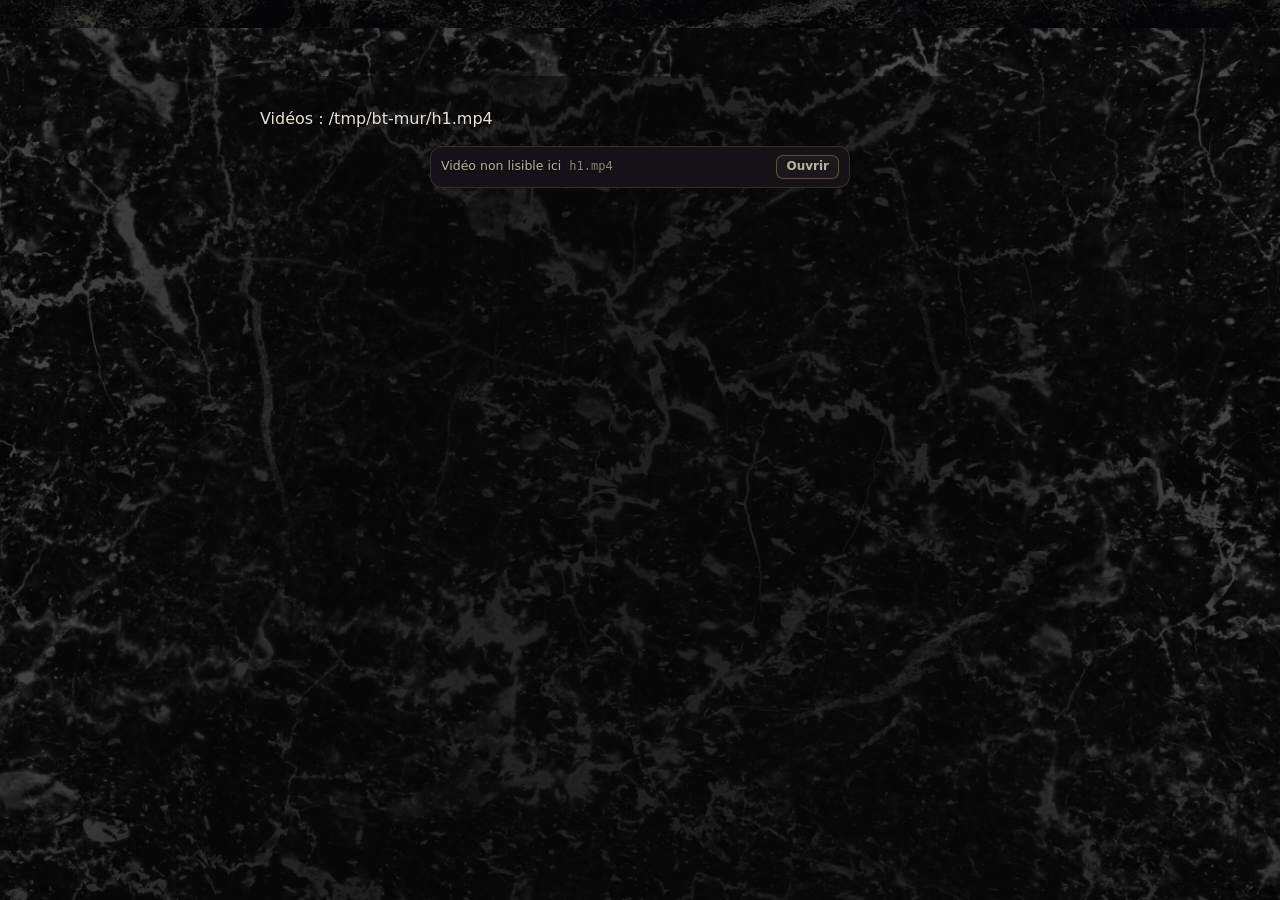
<file: ui/tests/mur-test.html>
<!doctype html>
<html lang="fr">
<head>
<meta charset="utf-8">
<!-- Banc du mur de vidéos (js/medias.js), chargé dans une vraie WKWebView avec btmedia:// (voir /tmp/bt-capture/capture-mur). -->
<meta http-equiv="Content-Security-Policy" content="default-src 'none'; script-src 'self'; style-src 'self'; img-src 'self' data: btmedia:; media-src btmedia:; base-uri 'none'; form-action 'none'; frame-src 'none'; object-src 'none'">
<title>Banc mur de vidéos</title>
<link rel="stylesheet" href="../css/app.css">
<link rel="stylesheet" href="../css/code.css">
<link rel="stylesheet" href="../css/medias.css">
</head>
<body class="pret">
<div class="defile"><main id="fil" class="fil" style="opacity:1"></main></div>
<script src="../vendor/marked-18.1.1.umd.js"></script>
<script src="../vendor/purify-3.4.17.min.js"></script>
<script src="../vendor/highlight-11.12.0.min.js"></script>
<script src="../js/commun.js"></script>
<script src="../js/medias.js"></script>
<script src="../js/markdown.js"></script>
<script src="mur-test.js"></script>
</body>
</html>
</file>
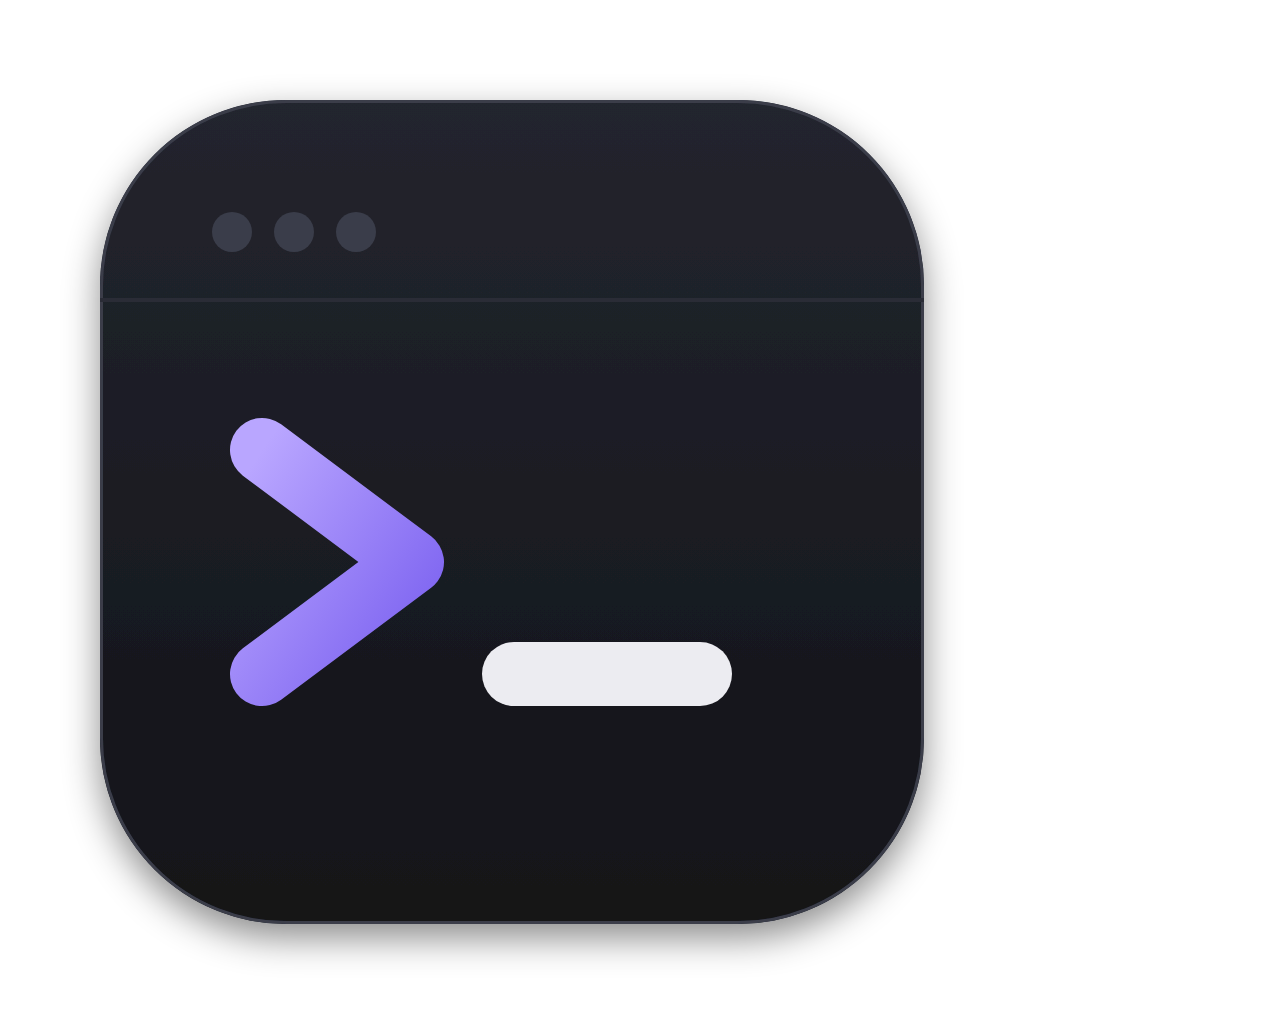
<file: app/icone/ancienne-violette/icone.html>
<!doctype html><html><head><meta charset="utf-8"><style>
html,body{margin:0;background:transparent}
svg{display:block}
</style></head><body>
<svg width="1024" height="1024" viewBox="0 0 1024 1024" xmlns="http://www.w3.org/2000/svg">
  <defs>
    <linearGradient id="fond" x1="0" y1="0" x2="0" y2="1">
      <stop offset="0" stop-color="#23252E"/><stop offset="1" stop-color="#121318"/>
    </linearGradient>
    <linearGradient id="trait" x1="0" y1="0" x2="1" y2="1">
      <stop offset="0" stop-color="#B9A6FF"/><stop offset="1" stop-color="#7B61F0"/>
    </linearGradient>
    <filter id="ombre" x="-10%" y="-10%" width="120%" height="125%">
      <feDropShadow dx="0" dy="14" stdDeviation="18" flood-color="#000" flood-opacity=".45"/>
    </filter>
  </defs>
  <!-- Grille macOS : carré de 824 px centré, coins ~185 px -->
  <g filter="url(#ombre)">
    <rect x="100" y="100" width="824" height="824" rx="186" fill="url(#fond)"/>
    <rect x="101.5" y="101.5" width="821" height="821" rx="184.5" fill="none" stroke="#3A3D4A" stroke-width="3"/>
  </g>
  <!-- Barre de fenêtre discrète -->
  <circle cx="232" cy="232" r="20" fill="#3A3D4A"/>
  <circle cx="294" cy="232" r="20" fill="#3A3D4A"/>
  <circle cx="356" cy="232" r="20" fill="#3A3D4A"/>
  <line x1="100" y1="300" x2="924" y2="300" stroke="#2A2C36" stroke-width="4"/>
  <!-- Invite > -->
  <polyline points="262,450 412,562 262,674" fill="none" stroke="url(#trait)" stroke-width="64" stroke-linecap="round" stroke-linejoin="round"/>
  <!-- Curseur -->
  <rect x="482" y="642" width="250" height="64" rx="32" fill="#ECECF1"/>
</svg></body></html>
</file>
<file: ui/css/app.css>
/* Jarvis Terminal — charte « marbre » (demande d'Eliot, 12/11/2026), sœur de celle de Cockpit.
 * Matière : plaques JPEG de ui/marbre/ (nero, portor, verde, rosso, calacatta), jamais recalculées en CSS.
 * Le marbre habille le cadre (fond, en-têtes, bords, boutons) ; le texte long reste posé sur un fond quasi uni.
 * Or (#C9A45C) pour l'accent, ivoire pour le texte, serif pour les titres. Aucune animation en boucle,
 * aucun néon, aucune lueur ; transitions de survol ≤ 0,15 s. Plaques : section « Charte marbre » en fin de fichier. */

:root {
  --fond: #0B0A0C;
  --surface: #141216;
  --surface-2: #1B181C;
  --surface-3: #262126;
  --code: #0D0C0F;
  --lecture: rgba(14, 13, 16, .93);
  --bord: rgba(201, 164, 92, .2);
  --bord-fort: rgba(201, 164, 92, .4);
  --filet: rgba(201, 164, 92, .55);

  --texte: #EFE9DD;
  --texte-fort: #FAF5EA;
  --texte-claude: #E9E3D6;
  --dim: #B9B1A3;
  --faint: #8C8476;
  --encre: #1C1814;

  --or: #C9A45C;
  --or-clair: #E3C887;
  --or-fonce: #8E6E33;
  --accent: var(--or);
  --accent-plein: #B8914A;
  --accent-fond: #2A2316;
  --lien: var(--or-clair);
  --verde-clair: #9CC8B0;
  --ambre: #E8B04B;
  --ambre-fond: #2A2010;
  --vert: #6FCF97;
  --vert-fond: #11231A;
  --rouge: #E07A6F;
  --rouge-texte: #F0A79E;
  --rouge-fond: #2B1614;
  /* Anciens noms encore utilisés par le code et jarvis.css */
  --cyan: var(--lien); --violet: var(--accent); --rose: var(--accent);

  /* Voiles posés sur le marbre (rgba(8,8,10,…)) et ombre portée profonde et douce. */
  --voile: rgba(8, 8, 10, .5);
  --voile-fort: rgba(8, 8, 10, .8);
  --noir-bouton: rgba(8, 8, 10, .55);
  --ombre: 0 10px 28px rgba(0, 0, 0, .5), 0 2px 6px rgba(0, 0, 0, .35);
  --degrade-or: linear-gradient(180deg, #E3C887, #B8914A);

  --police-titre: "New York", ui-serif, Georgia, serif;
  --police: -apple-system, BlinkMacSystemFont, "SF Pro Text", system-ui, sans-serif;
  --police-code: ui-monospace, "SF Mono", SFMono-Regular, Menlo, Monaco, monospace;
  --largeur: 760px;
  --titre-h: 28px;
  --feux-l: 78px;
  --marge: 0px;
  --barre-h: 48px;
  --hauteur-barre: 48px;
  --hauteur-pied: 120px;
  color-scheme: dark;
}

html, body { margin: 0; height: 100%; background: var(--fond); }
body {
  color: var(--texte);
  font: 16px/1.65 var(--police);
  -webkit-font-smoothing: antialiased;
  -webkit-text-size-adjust: 100%;
  overflow: hidden;
}
/* Bande du haut (feux macOS + chemin) : même surface que la barre, un seul en-tête. */
body::before {
  content: ""; position: fixed; top: 0; left: 0; right: 0; height: var(--titre-h);
  background: var(--surface); z-index: 19; pointer-events: none;
}
[hidden] { display: none !important; }
::selection { background: rgba(201,164,92,.38); }
button { font: inherit; color: inherit; }
button:focus-visible, select:focus-visible, summary:focus-visible, a:focus-visible, input:focus-visible {
  outline: 2px solid var(--accent); outline-offset: 2px;
}

/* ---------- Navigateur seulement (faux pont) ---------- */
html.dev, html.dev[data-fond="clair"] { background: var(--fond); }
.faux-feux { display: none; }
html.dev .faux-feux { display: flex; position: fixed; top: 8px; left: 13px; gap: 8px; z-index: 40; }
html.dev .faux-feux i { width: 12px; height: 12px; border-radius: 50%; background: #FF5F57; }
html.dev .faux-feux i:nth-child(2) { background: #FEBC2E; }
html.dev .faux-feux i:nth-child(3) { background: #28C840; }

/* ---------- Bande de titre (non cliquable) ---------- */
.titre-fenetre {
  position: fixed; top: 0; left: var(--feux-l); right: var(--feux-l); height: var(--titre-h);
  display: block; text-align: center; line-height: var(--titre-h);
  font: 500 12px var(--police); color: var(--faint);
  white-space: nowrap; overflow: hidden; text-overflow: ellipsis;
  pointer-events: none; user-select: none; z-index: 30;
}

/* ---------- Barre du haut : un en-tête plein ---------- */
.barre {
  position: fixed; z-index: 20;
  top: var(--titre-h); left: 0; right: 0;
  min-height: var(--barre-h); box-sizing: border-box;
  display: flex; align-items: center; gap: 8px;
  padding: 6px 12px 8px 16px;
  background: var(--surface);
  border-bottom: 1px solid var(--bord);
}
.barre-projet { display: flex; align-items: center; gap: 9px; min-width: 0; flex: 0 1 auto; }
.barre-emoji { font-size: 18px; line-height: 1; }
.barre-nom { font: 600 16px/1.2 var(--police-titre); color: var(--texte-fort); letter-spacing: .005em; white-space: nowrap; overflow: hidden; text-overflow: ellipsis; min-width: 6em; }
.barre-espace { flex: 1 1 0; min-width: 4px; }

.barre-etat {
  --c: var(--vert);
  display: inline-flex; align-items: center; gap: 7px; flex: none;
  font: 500 12.5px var(--police); color: var(--dim); white-space: nowrap;
  padding: 3px 10px; border-radius: 6px; margin-left: 4px;
  background: var(--surface-2); border: 1px solid var(--bord);
}
.barre-etat.etat-travaille { --c: var(--lien); }
.barre-etat.etat-attend { --c: var(--ambre); color: var(--ambre); border-color: rgba(232,176,75,.55); background: rgba(42,32,16,.82); }
.barre-etat.etat-termine { --c: var(--faint); }
.point { width: 7px; height: 7px; border-radius: 50%; flex: none; background: var(--c, var(--faint)); }

.barre-bouton {
  display: inline-flex; align-items: center; gap: 7px; flex: none;
  height: 30px; padding: 0 12px; border-radius: 8px; border: 1px solid var(--bord);
  background: var(--surface-2); color: var(--dim);
  font: 500 13px var(--police); white-space: nowrap; cursor: pointer;
  transition: background-color .12s ease-out, color .12s ease-out, border-color .12s ease-out;
}
.barre-bouton:hover { background: rgba(8,8,10,.72); color: var(--texte-fort); border-color: var(--or-clair); }
.barre-bouton.actif { background: rgba(42,35,22,.85); border-color: var(--or); color: var(--texte-fort); }
.barre-bouton.fermer:hover { background: rgba(43,22,20,.85); border-color: rgba(224,122,111,.6); color: var(--rouge-texte); }
.barre-bouton.arme { background: rgba(42,32,16,.85); border-color: rgba(232,176,75,.6); color: var(--ambre); }
.barre-bouton:disabled { opacity: .4; cursor: default; }
.barre-bouton:disabled:hover { background: var(--noir-bouton); color: var(--dim); border-color: var(--bord-fort); }
.barre-bouton .compte {
  font: 600 11.5px var(--police); color: var(--texte); min-width: 1.4em; text-align: center;
  padding: 0 6px; border-radius: 5px; background: var(--surface-3);
}
.libelle-court { display: none; }
.icone-court { display: none; width: 15px; height: 15px; fill: none; stroke: currentColor; stroke-width: 1.4; stroke-linejoin: round; }

.barre-choix {
  position: relative; display: inline-flex; align-items: center; flex: none;
  height: 30px; padding-left: 11px; border-radius: 8px; border: 1px solid var(--bord);
  background: var(--surface-2); color: var(--faint); font: 500 12px var(--police);
  transition: background-color .12s ease-out; cursor: pointer;
}
.barre-choix:hover { background: rgba(8,8,10,.72); border-color: var(--or-clair); }
.barre-choix:focus-within { border-color: var(--accent); }
.barre-choix::after {
  content: ""; position: absolute; right: 11px; top: 11px; width: 5px; height: 5px; pointer-events: none;
  border-right: 1.5px solid var(--dim); border-bottom: 1.5px solid var(--dim); transform: rotate(45deg);
}
.barre-choix select {
  -webkit-appearance: none; appearance: none; border: 0; outline: 0; background: transparent;
  height: 28px; padding: 0 26px 0 6px; margin: 0; cursor: pointer;
  color: var(--texte); font: 600 13px var(--police);
}
.barre-choix select:focus-visible { outline: none; }
.barre-choix select:disabled { color: var(--faint); cursor: default; }
/* Permissions : le mode le plus ouvert (bypass) se signale en ambre, le mode plan en vert pâle (verde). */
.barre-choix.permission-libre select, .barre-choix.permission-libre .choix-bouton { color: var(--ambre); }
.barre-choix.permission-plan select, .barre-choix.permission-plan .choix-bouton { color: var(--verde-clair); }

/* Total de jetons de la session : discret, chiffres alignés. */
.barre-jetons {
  flex: none; font: 500 12px var(--police); color: var(--faint); font-variant-numeric: tabular-nums;
  white-space: nowrap; cursor: default;
}

/* ---------- Zone de défilement ---------- */
.defile {
  position: fixed; left: 0; right: 0; bottom: 0;
  top: calc(var(--titre-h) + var(--hauteur-barre) + var(--hauteur-scene, 0px));
  overflow-y: auto; overflow-x: hidden;
  overscroll-behavior: none;   /* pas de rebond élastique sous la dernière ligne (12/11/2026) */
  background: var(--fond);
}
.fil {
  max-width: calc(var(--largeur) + 48px); box-sizing: border-box;
  margin: 0 auto; padding: 20px 24px calc(var(--hauteur-pied) + 28px);
  opacity: 0;
}
body.pret .fil { opacity: 1; transition: opacity .2s ease-out; }

/* ---------- Messages d'Eliot : une bulle pleine et sobre ---------- */
.tour-eliot {
  display: flex; flex-direction: column; align-items: flex-end;
  margin: 30px 0 14px;
  content-visibility: auto; contain-intrinsic-size: auto 80px;
}
.bulle {
  position: relative; max-width: min(85%, 620px); box-sizing: border-box;
  padding: 10px 15px 11px;
  border-radius: 16px 16px 4px 16px;
  background: var(--surface-3);
  border: 1px solid var(--bord-fort);
}
.bulle-texte { white-space: pre-wrap; overflow-wrap: anywhere; font-size: 15.5px; line-height: 1.55; color: var(--encre); }
.bulle-texte.commande { font: 14px/1.5 var(--police-code); }
.bulle.longue .bulle-texte { max-height: 15.5em; overflow: hidden;
  -webkit-mask-image: linear-gradient(#000 70%, transparent); mask-image: linear-gradient(#000 70%, transparent); }
.bulle.longue.ouverte .bulle-texte { max-height: none; -webkit-mask-image: none; mask-image: none; }
.bulle-plus { margin-top: 8px; }
.bulle-meta { margin: 5px 4px 0 0; font-size: 11.5px; color: var(--faint); }
.eliot-pied { display: flex; align-items: center; justify-content: flex-end; gap: 10px; max-width: 100%; }
.eliot-pied > .bulle-meta { flex: none; }
/* Copier / Modifier / Renvoyer : visibles au survol du message (ou au clavier), sans décaler la mise en page. */
.eliot-actions { display: flex; gap: 2px; margin-top: 4px; opacity: 0; transition: opacity .12s ease-out; }
.tour-eliot:hover .eliot-actions, .eliot-actions:focus-within { opacity: 1; }
.eliot-action {
  display: flex; align-items: center; justify-content: center; width: 26px; height: 24px;
  border: 0; border-radius: 6px; padding: 0; cursor: pointer; background: transparent; color: var(--dim);
  transition: background-color .12s ease-out, color .12s ease-out;
}
.eliot-action:hover { color: var(--or-clair); background: var(--surface-3); }
.eliot-action.fait { color: var(--vert); }
.eliot-action .icone { width: 14px; height: 14px; }

/* ---------- Tours de Claude : du texte sur la page, pas de carte ---------- */
.tour-claude {
  position: relative; margin: 10px 0 22px; padding: 0;
  content-visibility: auto; contain-intrinsic-size: auto 260px;
}
.tour-tete { display: flex; align-items: baseline; gap: 8px; margin: 0 0 8px; font: 600 12.5px var(--police); color: var(--faint); }
.tour-nom { color: var(--or); font: 600 14.5px var(--police-titre); letter-spacing: .01em; }
.tour-corps > * + * { margin-top: 14px; }
.tour-corps > .activite + .activite { margin-top: 6px; }

/* ---------- Texte markdown ---------- */
.md { overflow-wrap: break-word; color: var(--texte-claude); }
.md > :first-child { margin-top: 0; }
.md > :last-child { margin-bottom: 0; }
.md p { margin: 0 0 .85em; }
.md h1, .md h2, .md h3, .md h4, .md h5, .md h6 { font-family: var(--police-titre); color: var(--texte-fort); line-height: 1.3; }
.md h1 { font-size: 27px; font-weight: 650; margin: 1.3em 0 .55em; letter-spacing: -.01em; }
.md h2 { font-size: 20px; font-weight: 650; margin: 1.35em 0 .5em; padding-bottom: .3em; border-bottom: 1px solid var(--bord); }
.md h3 { font-size: 17px; font-weight: 600; margin: 1.2em 0 .4em; }
.md h4, .md h5, .md h6 { font-size: 15.5px; font-weight: 600; margin: 1em 0 .35em; color: var(--dim); }
.md strong { font-weight: 650; color: var(--texte-fort); }
.md em { font-style: italic; }
.md del { color: var(--faint); }
.md a.lien { color: var(--lien); text-decoration: underline; text-decoration-color: rgba(227,200,135,.4); text-underline-offset: 2px; cursor: pointer; }
.md a.lien:hover { text-decoration-color: var(--lien); }
.md ul, .md ol { margin: .4em 0 .95em; padding-left: 1.5em; }
.md li { margin: .3em 0; padding-left: .15em; }
.md li > ul, .md li > ol { margin: .2em 0 .3em; }
.md ul > li::marker { color: var(--or); }
.md ol > li::marker { color: var(--or); font-variant-numeric: tabular-nums; font-weight: 600; }
.md li.tache { list-style: none; margin-left: -1.35em; }
.md li.tache input { accent-color: var(--vert); margin: 0 .5em 0 0; vertical-align: -1px; }
.md blockquote { margin: 1em 0; padding: 2px 0 2px 16px; color: var(--dim); border-left: 3px solid var(--or-fonce); }
.md code { font: .87em var(--police-code); padding: .12em .4em; border-radius: 5px; background: #221E1A; color: #F0DFC0; }
.md code.court { white-space: nowrap; }
.md hr { border: 0; height: 1px; background: var(--bord); margin: 1.5em 0; }
/* Ligne ✅ : pas d'encadré, un filet d'or qui s'efface et une coche or (charte marbre) */
.md .resume-final {
  position: relative; margin-top: 1.3em; padding: 12px 0 0 26px; color: #E6DFD0;
  border: 0; background: none;
}
.md .resume-final::before {
  content: ""; position: absolute; left: 0; right: 0; top: 0; height: 1px;
  background: linear-gradient(90deg, rgba(201,164,92,.7), rgba(201,164,92,.25) 45%, transparent);
}
.md .resume-final::after {
  content: "✓"; position: absolute; left: 2px; top: 11px;
  font: 600 15px var(--police); color: var(--or-clair, #E3C887);
}
.md a.lien-image { color: var(--lien); }
.md-petit { font-size: 14px; line-height: 1.55; }
.mention { color: var(--faint); font-size: 13px; }

.tableau { overflow-x: auto; margin: 1em 0; border-radius: 8px; border: 1px solid var(--bord); background: var(--surface); }
.tableau table { border-collapse: collapse; width: 100%; font-size: 14.5px; line-height: 1.45; }
.tableau th { text-align: left; font: 600 13.5px var(--police); color: var(--or-clair); background: #1A1712; }
.tableau th, .tableau td { padding: 9px 14px; border-bottom: 1px solid var(--bord); vertical-align: top; }
.tableau tr:last-child td { border-bottom: 0; }
.tableau td code { font-size: .84em; }

.bloc-texte.est-erreur { padding: 10px 14px; border-radius: 8px; background: var(--rouge-fond); border: 1px solid rgba(224,122,111,.4); }

/* ---------- Blocs de code ---------- */
.bloc-code { margin: 1em 0; border-radius: 8px; overflow: hidden; background: var(--code); border: 1px solid var(--bord); }
.bloc-code-tete {
  display: flex; align-items: center; justify-content: space-between; gap: 8px;
  padding: 4px 6px 4px 14px; min-height: 24px;
  font: 500 12px var(--police); color: var(--faint);
  background: var(--surface); border-bottom: 1px solid var(--bord);
}
.bt-copier, .bt-plus {
  border: 1px solid var(--bord); border-radius: 6px; padding: 2px 10px; cursor: pointer;
  font: 500 12px var(--police); color: var(--dim); background: var(--surface-2);
  transition: background-color .12s ease-out, color .12s ease-out;
}
.bt-copier:hover, .bt-plus:hover { color: var(--texte-fort); background: var(--surface-3); border-color: var(--or-clair); }
.bt-copier.fait { color: var(--vert); }
.bt-plus { margin-top: 8px; }
.bloc-code pre { margin: 0; padding: 12px 16px 14px; overflow-x: auto; font: 13.5px/1.6 var(--police-code); tab-size: 4; }
.bloc-code pre code, .md .bloc-code code { font: inherit; padding: 0; border-radius: 0; background: none; color: #E9E3D6; }

/* ---------- Lignes d'outils et de réflexion ---------- */
.activite { display: flex; flex-direction: column; gap: 4px; }
details.ligne { border-radius: 8px; background: var(--surface); border: 1px solid var(--bord); }
details.ligne[open] { border-color: var(--bord-fort); }
.ligne-resume {
  list-style: none; display: flex; align-items: center; gap: 9px;
  min-height: 32px; box-sizing: border-box; padding: 5px 12px; border-radius: 8px;
  font-size: 13.5px; cursor: pointer; user-select: none;
}
.ligne-resume::-webkit-details-marker { display: none; }
.ligne-resume:hover { background: var(--surface-2); }
.pastille { width: 7px; height: 7px; border-radius: 50%; flex: none; background: var(--vert); }
.statut-encours .pastille { background: var(--lien); }
.statut-erreur .pastille { background: var(--rouge); }
.statut-interrompu .pastille, .statut-attend .pastille { background: var(--ambre); }
.reflexion .pastille { background: var(--faint); }
.reflexion.statut-encours .pastille { background: var(--accent); }
.ligne-nom { flex: none; font: 600 13.5px var(--police); color: var(--texte); }
.reflexion .ligne-nom { color: var(--dim); font-weight: 500; }
.ligne-cible { flex: 1 1 auto; min-width: 0; color: var(--dim); white-space: nowrap; overflow: hidden; text-overflow: ellipsis; }
.ligne-cible.mono, .etape .mono { font: 12.5px var(--police-code); color: #D3CABA; }
.ligne-etat { flex: none; font-size: 12px; color: var(--faint); white-space: nowrap; }
.statut-erreur .ligne-etat { color: var(--rouge-texte); }
.statut-attend .ligne-etat, .statut-interrompu .ligne-etat { color: var(--ambre); }
.statut-encours .ligne-etat { color: var(--lien); }
.chevron {
  flex: none; width: 6px; height: 6px; margin: 0 3px 2px 2px;
  border-right: 1.5px solid var(--faint); border-bottom: 1.5px solid var(--faint);
  transform: rotate(-45deg); transition: transform .12s ease-out;
}
details[open] > summary .chevron { transform: rotate(45deg); margin-bottom: 4px; }
.ligne-detail { padding: 6px 14px 12px 28px; font-size: 13.5px; border-top: 1px solid var(--bord); }
.reflexion-texte { color: var(--dim); }

.od-section + .od-section { margin-top: 10px; }
.od-titre { margin: 8px 0 5px; font: 600 12px var(--police); color: var(--faint); }
.od-chemin { display: block; margin: 6px 0; font: 12.5px/1.45 var(--police-code); color: var(--dim); overflow-wrap: anywhere; }
.od-note { margin: 6px 0; font-size: 12.5px; color: var(--faint); }
.od-note.avert { color: var(--ambre); }
.od-puces { display: flex; gap: 6px; margin: 6px 0; }
.ligne-detail .bloc-code { margin: 6px 0; }
.ligne-detail .bloc-code pre { font-size: 12.5px; max-height: 460px; overflow: auto; }
pre.sortie {
  margin: 0; padding: 10px 12px; border-radius: 6px; max-height: 420px; overflow: auto;
  background: var(--code); border: 1px solid var(--bord); font: 12.5px/1.5 var(--police-code); color: #E2DCCF;
  white-space: pre-wrap; word-break: break-word;
}
pre.sortie.erreur { color: var(--rouge-texte); background: var(--rouge-fond); border-color: rgba(224,122,111,.4); }
pre.sortie.consigne { color: var(--dim); font-family: var(--police); font-size: 13px; }
.sortie-limitee > .bt-plus { margin-top: 6px; }
.od-images img { display: block; max-width: 100%; max-height: 320px; margin: 6px 0; border-radius: 6px; }
.diff { margin: 6px 0; border-radius: 6px; overflow: auto; max-height: 460px; background: var(--code); border: 1px solid var(--bord); font: 12.5px/1.5 var(--police-code); }
.d-ligne { display: flex; padding: 0 12px; white-space: pre-wrap; word-break: break-word; }
.d-add { background: #10251A; color: #CDEBD8; }
.d-del { background: #2B1614; color: #F5CFC9; }
.d-ctx { color: #C9C1B3; }
.d-signe { flex: none; width: 14px; color: var(--faint); user-select: none; }
.d-entete { padding: 3px 12px; font: 11.5px var(--police); color: var(--faint); background: var(--surface); }
.todos { list-style: none; margin: 4px 0; padding: 0; display: grid; gap: 3px; }
.todo { display: flex; gap: 9px; align-items: baseline; }
.todo-marque { flex: none; width: 1em; text-align: center; color: var(--faint); }
.todo-completed .todo-marque { color: var(--vert); }
.todo-completed .todo-texte { color: var(--faint); }
.todo-in_progress .todo-marque { color: var(--lien); }
.todo-in_progress .todo-texte { font-weight: 600; }
.etapes { display: grid; gap: 3px; }
.etape { display: flex; align-items: center; gap: 8px; min-width: 0; font-size: 13px; }
.etape .ligne-cible { font-size: 12.5px; }
.etape-texte { padding-left: 15px; font-size: 13px; color: var(--dim); }
.od-questions { display: grid; gap: 6px; }
.od-q-texte { font-weight: 600; }
.od-q-rep { color: var(--lien); }
.puce {
  display: inline-flex; align-items: center; font: 500 11.5px var(--police); color: var(--dim);
  padding: 1px 8px; border-radius: 5px; background: var(--surface-2); border: 1px solid var(--bord);
}

/* ---------- Notes, fins de tour, séparateurs ---------- */
.note { display: flex; flex-wrap: wrap; align-items: baseline; gap: 4px 10px; font-size: 13px; color: var(--faint); }
.note.niveau-avert { color: var(--ambre); }
.note.niveau-erreur { color: var(--rouge-texte); padding: 9px 14px; border-radius: 8px; background: var(--rouge-fond); border: 1px solid rgba(224,122,111,.4); }
.note-libre {
  width: fit-content; max-width: 90%; margin: 14px auto; justify-content: center; text-align: center;
  padding: 4px 12px; border-radius: 6px; background: var(--surface); border: 1px solid var(--bord); font-size: 12.5px;
}
.note-detail { width: 100%; }
.note-detail summary { cursor: pointer; color: var(--faint); font-size: 12px; }
.note-detail pre.sortie { margin-top: 6px; }
.fin-tour { font-size: 12px; color: var(--faint); text-align: right; }
.tour-corps > .fin-tour { margin-top: 10px; }
.fin-tour.est-erreur { color: var(--rouge-texte); }
.separateur { display: flex; align-items: center; gap: 12px; margin: 30px 0 22px; font: 500 12.5px var(--police); color: var(--faint); }
.separateur::before, .separateur::after { content: ""; flex: 1; height: 1px; background: var(--bord); }
.separateur span { padding: 2px 10px; }

/* ---------- Questions et permissions ---------- */
.question {
  position: relative; padding: 16px 18px 16px 20px; border-radius: 10px;
  background: var(--surface);
  border: 1px solid rgba(232,176,75,.55);
  box-shadow: inset 3px 0 0 var(--ambre);
}
.question.repondue, .question.annulee { border-color: var(--bord); box-shadow: inset 3px 0 0 var(--bord-fort); }
.question-tete { display: flex; align-items: baseline; gap: 10px; margin-bottom: 6px; }
.question-marque { font: 700 13.5px var(--police); color: var(--ambre); }
.question.repondue .question-marque, .question.annulee .question-marque { color: var(--dim); }
.question-compte { font-size: 12px; color: var(--faint); }
.q-bloc + .q-bloc { margin-top: 14px; padding-top: 14px; border-top: 1px solid var(--bord); }
.q-entete { margin-top: 2px; }
.q-texte { margin: 6px 0 10px; font: 600 18px/1.4 var(--police-titre); color: var(--texte-fort); }
.q-aide { margin: -4px 0 9px; font-size: 12.5px; color: var(--faint); }
.q-options { display: grid; gap: 6px; }
.q-option {
  display: flex; align-items: center; gap: 12px; width: 100%; box-sizing: border-box;
  padding: 10px 14px; border-radius: 8px; text-align: left; cursor: pointer;
  background: var(--surface-2); border: 1px solid var(--bord); color: var(--texte);
  transition: background-color .12s ease-out, border-color .12s ease-out;
}
.q-option:hover:not([disabled]) { background: rgba(8,8,10,.75); border-color: var(--or-clair); }
.q-option.choisie { background: var(--accent-fond); border-color: var(--accent); }
.q-option[disabled] { cursor: default; }
.question.repondue .q-option:not(.choisie), .question.annulee .q-option { opacity: .5; }
.q-coche { flex: none; width: 16px; height: 16px; box-sizing: border-box; border-radius: 50%; border: 1.5px solid var(--faint); }
.q-coche.carre { border-radius: 4px; }
.choisie .q-coche { border: 5px solid var(--accent); }
.choisie .q-coche.carre { border: 0; background: var(--accent); box-shadow: inset 0 0 0 3px var(--accent-fond); }
.q-option-texte { display: grid; gap: 1px; flex: 1; min-width: 0; }
.q-label { font-weight: 600; font-size: 15px; }
.q-desc { font-size: 13px; color: var(--dim); }
.q-raccourci { flex: none; font: 500 11px var(--police-code); color: var(--faint); padding: 1px 6px; border-radius: 4px; border: 1px solid var(--bord); }
.question.repondue .q-raccourci, .question.annulee .q-raccourci { visibility: hidden; }
.q-autre { margin-top: 8px; }
.q-libre {
  width: 100%; box-sizing: border-box; padding: 9px 13px; border-radius: 8px; outline: 0;
  background: var(--fond); border: 1px solid var(--bord-fort);
  color: var(--texte); font: 14.5px var(--police);
}
.q-libre:focus { border-color: var(--accent); }
.q-libre::placeholder { color: var(--faint); }
.q-libre:disabled { opacity: .6; }
.question.repondue .q-libre:placeholder-shown, .question.annulee .q-libre:placeholder-shown { display: none; }
.q-apercu { margin: 8px 0 2px; }
.q-actions { display: flex; flex-wrap: wrap; align-items: center; gap: 8px; margin-top: 12px; }
.q-actions > .bouton-discret:first-child { margin-left: -14px; }
.question-repondue { margin-top: 10px; font-size: 13.5px; color: var(--dim); }
.question .plan { padding: 2px 0; }

/* ---------- Boutons ---------- */
.bouton-principal, .bouton-secondaire, .bouton-refus, .bouton-discret {
  display: inline-flex; align-items: center; justify-content: center; gap: 6px;
  padding: 7px 16px; border-radius: 8px; cursor: pointer; white-space: nowrap;
  font: 600 14px var(--police);
  transition: background-color .12s ease-out, color .12s ease-out, border-color .12s ease-out;
}
.bouton-principal { color: var(--encre); border: 1px solid var(--or-fonce); background: var(--degrade-or); }
.bouton-principal:hover:not(:disabled) { background: linear-gradient(180deg, #EBD49B, #C49C55); border-color: var(--or); }
.bouton-principal:disabled { cursor: default; background: var(--noir-bouton); border-color: var(--bord); color: var(--faint); }
.bouton-secondaire { color: var(--texte); border: 1px solid var(--filet); background: var(--noir-bouton); }
.bouton-secondaire:hover { background: rgba(8,8,10,.72); border-color: var(--or-clair); }
.bouton-refus { color: var(--rouge-texte); border: 1px solid rgba(224,122,111,.5); background: var(--rouge-fond); }
.bouton-refus:hover { background: #3A1C19; border-color: var(--rouge); }
.bouton-discret { color: var(--dim); border: 1px solid transparent; background: transparent; font-weight: 500; }
.bouton-discret:hover { color: var(--or-clair); background: var(--noir-bouton); }
.petit { padding: 5px 12px; font-size: 13px; }

/* ---------- Pied : un bandeau plein en bas, la saisie centrée dedans ---------- */
.pied {
  position: fixed; z-index: 20; bottom: 0; left: 0; right: 0;
  box-sizing: border-box; padding: 10px 24px 14px;
  display: flex; flex-direction: column; align-items: center; gap: 8px;
  background: var(--fond);
  border-top: 1px solid var(--bord);
}
.pied > .banniere, .pied > .saisie { width: min(var(--largeur), 100%); box-sizing: border-box; }
.pastille-bas {
  position: absolute; top: -44px; left: 50%; transform: translateX(-50%);
  display: inline-flex; align-items: center; gap: 8px;
  padding: 6px 14px; border-radius: 8px; cursor: pointer;
  font: 500 12.5px var(--police); color: var(--dim);
  background: var(--surface-2); border: 1px solid var(--bord-fort);
  box-shadow: 0 4px 12px rgba(0,0,0,.45);
  transition: color .12s ease-out, border-color .12s ease-out;
}
.pastille-bas:hover { color: var(--texte-fort); border-color: var(--or-clair); }
.pastille-bas.nouveau { color: var(--texte-fort); border-color: var(--or); }

.banniere {
  display: flex; align-items: center; gap: 12px;
  padding: 9px 10px 9px 14px; border-radius: 10px;
  background: var(--ambre-fond); border: 1px solid rgba(232,176,75,.55);
}
.banniere-point { flex: none; width: 8px; height: 8px; border-radius: 50%; background: var(--ambre); }
.banniere-texte { flex: 1; min-width: 0; }
.banniere-titre { font: 700 13.5px var(--police); color: var(--ambre); }
.banniere-question { font-size: 13.5px; color: var(--texte); white-space: nowrap; overflow: hidden; text-overflow: ellipsis; }
.banniere-actions { flex: none; display: flex; gap: 6px; }

.saisie {
  position: relative;
  border-radius: 12px; padding: 11px 10px 8px 16px;
  background: var(--surface-2);
  border: 1px solid var(--bord-fort);
  transition: border-color .12s ease-out;
}
.saisie:focus-within { border-color: var(--or-clair); }
.saisie textarea {
  display: block; width: 100%; box-sizing: border-box; margin: 0; padding: 2px 6px 2px 0;
  min-height: 25px; max-height: 40vh; resize: none; border: 0; outline: 0; background: transparent;
  color: var(--texte); font: 15.5px/1.55 var(--police); overflow-y: hidden;
}
.saisie textarea::placeholder { color: var(--faint); }
.saisie textarea:disabled { opacity: .6; }
.saisie-bas { display: flex; align-items: center; gap: 10px; margin-top: 6px; min-height: 32px; }
.saisie-statut { display: inline-flex; align-items: center; gap: 8px; min-width: 0; font-size: 12.5px; color: var(--dim); }
.saisie-statut .saisie-statut-texte { white-space: nowrap; overflow: hidden; text-overflow: ellipsis; }
.saisie-statut.etat-travaille { --c: var(--lien); }
.saisie-statut.etat-attend { --c: var(--ambre); color: var(--ambre); }
.saisie-statut.etat-termine { --c: var(--faint); }
.saisie-aide { font-size: 12px; color: var(--faint); white-space: nowrap; overflow: hidden; text-overflow: ellipsis; min-width: 0; }
.saisie-espace { flex: 1; }

/* ---------- Images jointes ---------- */
.saisie.depot { border-color: var(--accent); background: var(--accent-fond); }
.saisie-pieces { display: flex; flex-wrap: wrap; gap: 8px; margin: 2px 0 10px; }
.piece { position: relative; width: 64px; height: 64px; border-radius: 8px; overflow: hidden; border: 1px solid var(--bord-fort); background: var(--surface); }
.piece img { width: 100%; height: 100%; object-fit: cover; display: block; cursor: zoom-in; }
.piece-retirer {
  position: absolute; top: 3px; right: 3px; width: 20px; height: 20px; padding: 0; border-radius: 50%;
  display: grid; place-items: center; border: 0; cursor: pointer;
  background: rgba(12,11,13,.85); color: var(--texte); font: 600 14px/1 var(--police);
}
.piece-retirer:hover { background: var(--rouge-fond); color: var(--rouge-texte); }
.bouton-joindre {
  flex: none; width: 30px; height: 30px; padding: 0; margin-left: -4px; border-radius: 8px; cursor: pointer;
  display: inline-grid; place-items: center; border: 1px solid transparent; background: transparent; color: var(--faint);
}
.bouton-joindre:hover { background: var(--surface-3); color: var(--texte); border-color: var(--bord); }
.bouton-joindre svg { width: 17px; height: 17px; fill: none; stroke: currentColor; stroke-width: 1.3; stroke-linejoin: round; stroke-linecap: round; }
.bulle-images { display: flex; flex-wrap: wrap; gap: 6px; justify-content: flex-end; }
.bulle-images img { max-width: 240px; max-height: 180px; border-radius: 8px; display: block; cursor: zoom-in; border: 1px solid var(--bord); }
.bulle-images + .bulle-texte:not([hidden]) { margin-top: 8px; }
.bulle.avec-images { padding: 6px 6px 7px; }
.bulle.avec-images .bulle-texte { padding: 0 9px; }
.visionneuse {
  position: fixed; inset: 0; z-index: 1000; display: grid; place-items: center; padding: 32px;
  background: rgba(8,8,10,.92); cursor: zoom-out;
}
.visionneuse img { max-width: 100%; max-height: 100%; border-radius: 8px; }
.bouton-envoi {
  flex: none; width: 32px; height: 32px; border-radius: 8px; cursor: pointer;
  display: inline-flex; align-items: center; justify-content: center;
  border: 1px solid var(--or-fonce); background: var(--degrade-or);
  transition: border-color .12s ease-out, opacity .12s ease-out;
}
.bouton-envoi:hover:not(:disabled) { background: linear-gradient(180deg, #EBD49B, #C49C55); border-color: var(--or); }
.bouton-envoi:disabled { cursor: default; background: var(--noir-bouton); border-color: var(--bord-fort); }
.bouton-envoi:disabled .fleche { color: var(--or-fonce); }
.bouton-arret {
  flex: none; height: 30px; padding: 0 13px; border-radius: 8px; cursor: pointer;
  font: 600 13px var(--police); color: var(--rouge-texte);
  background: var(--rouge-fond); border: 1px solid rgba(224,122,111,.5);
}
.bouton-arret:hover { background: #3A1C19; border-color: var(--rouge); }

.fleche { display: inline-block; width: 7px; height: 7px; border-left: 2px solid currentColor; border-top: 2px solid currentColor; }
.fleche.haut { transform: translateY(2px) rotate(45deg); }
.fleche.bas { transform: translateY(-2px) rotate(225deg); }
.bouton-envoi .fleche { width: 9px; height: 9px; color: var(--encre); }
.croix { position: relative; display: inline-block; width: 11px; height: 11px; }
.croix::before, .croix::after { content: ""; position: absolute; left: 5px; top: -1px; width: 1.6px; height: 13px; background: currentColor; transform: rotate(45deg); }
.croix::after { transform: rotate(-45deg); }

/* ---------- « Mes messages » ---------- */
.popover {
  position: fixed; z-index: 40; width: min(440px, calc(100vw - 24px)); max-height: min(60vh, 560px);
  top: calc(var(--titre-h) + var(--hauteur-barre) + 6px); right: 12px;
  display: flex; flex-direction: column;
  border-radius: 10px; overflow: hidden;
  background: var(--surface); border: 1px solid var(--bord-fort);
  box-shadow: 0 12px 32px rgba(0,0,0,.55);
}
.popover-tete { display: flex; align-items: baseline; justify-content: space-between; gap: 10px; padding: 12px 16px 8px; border-bottom: 1px solid var(--bord); }
.popover-titre { font: 600 15px var(--police-titre); color: var(--texte-fort); }
.popover-aide { font-size: 11.5px; color: var(--faint); }
.popover-liste { list-style: none; margin: 0; padding: 6px; overflow-y: auto; }
.popover-ligne {
  display: flex; gap: 10px; width: 100%; box-sizing: border-box; padding: 8px 10px; border: 0; border-radius: 6px;
  text-align: left; background: transparent; color: var(--texte); font-size: 13.5px; line-height: 1.4; cursor: pointer;
}
.popover-ligne:hover, .popover-ligne:focus-visible { background: var(--surface-3); outline: none; }
/* Compacter : dans la saisie, à côté de Mode Jarvis. */
.saisie-bas #bt-compacter { height: 30px; box-sizing: border-box; }
.popover-heure { flex: none; padding-top: 1px; font: 12px var(--police-code); color: var(--faint); }
.popover-texte { min-width: 0; display: -webkit-box; -webkit-line-clamp: 2; -webkit-box-orient: vertical; overflow: hidden; }
.popover-vide { padding: 10px 12px; color: var(--faint); font-size: 13px; }

/* ---------- Recherche ---------- */
.recherche {
  position: fixed; z-index: 35; top: calc(var(--titre-h) + var(--hauteur-barre) + var(--hauteur-scene, 0px) + 8px);
  right: max(16px, calc((100% - var(--largeur)) / 2));
  display: flex; align-items: center; gap: 4px; padding: 5px;
  border-radius: 10px;
  background: var(--surface); border: 1px solid var(--bord-fort);
  box-shadow: 0 10px 28px rgba(0,0,0,.5);
}
.recherche input {
  width: 240px; height: 30px; box-sizing: border-box; padding: 0 11px; outline: 0; border-radius: 6px;
  background: var(--fond); border: 1px solid var(--bord); color: var(--texte); font: 14px var(--police);
}
.recherche input:focus { border-color: var(--or-clair); }
.recherche input::placeholder { color: var(--faint); }
.recherche.aucun input { border-color: var(--rouge); }
.recherche-compte { min-width: 78px; padding: 0 6px; font-size: 12.5px; color: var(--dim); text-align: center; white-space: nowrap; font-variant-numeric: tabular-nums; }
.recherche button {
  width: 30px; height: 30px; border: 0; border-radius: 6px; cursor: pointer; color: var(--dim);
  display: inline-flex; align-items: center; justify-content: center; background: transparent;
  transition: background-color .12s ease-out, color .12s ease-out;
}
.recherche button:hover { background: var(--surface-3); color: var(--or-clair); }
::highlight(bt-recherche) { background-color: rgba(232,176,75,.35); color: var(--texte-fort); }
::highlight(bt-recherche-actif) { background-color: var(--ambre); color: #1b1205; }

/* ---------- Entrée unique et repère de saut ---------- */
@keyframes ng-in { from { opacity: 0; transform: translateY(6px); } to { opacity: 1; transform: none; } }
.ng-enter { animation: ng-in .2s ease-out both; }
@keyframes repere { from { outline-color: rgba(201,164,92,.9); } to { outline-color: rgba(201,164,92,0); } }
.repere .bulle, .question.repere, .tour-claude.repere { outline: 2px solid rgba(201,164,92,0); outline-offset: 6px; animation: repere 1.3s ease-out; }
.question.repere { animation: repere 1.3s ease-out; }
/* content-visibility rogne ce qui dépasse du bloc : levé le temps du repère, sinon le cadre est coupé. */
.tour-eliot.repere, .tour-claude.repere, .tour-claude:has(.question.repere) { content-visibility: visible; }

@media (prefers-reduced-motion: reduce) {
  .ng-enter { animation: none; }
  .chevron { transition: none; }
}

/* ---------- Barre responsive : on compacte par étapes, toujours sur une seule ligne (12/11/2026).
   Le nom du projet se coupe en dernier recours (…). ---------- */
.barre { flex-wrap: nowrap; }
.barre-projet { overflow: hidden; }
.barre-projet { flex: 0 1 auto; min-width: 0; }
.barre-nom { min-width: 0; }
@media (max-width: 1600px) {
  .barre-choix-nom { display: none; }
  .barre-choix { padding-left: 4px; }
  #bt-mes-messages .libelle { display: none; }
  #bt-mes-messages .icone-court { display: block; }
}
@media (max-width: 1400px) {
}
@media (max-width: 1240px) {
  .barre-jetons { display: none; }
  #bt-jarvis .libelle { display: none; }
  #bt-jarvis .libelle-court { display: inline; }
}
@media (max-width: 1320px) {
  /* L'effort ne garde que son levier (le cran se lit) ; le modèle garde son nom plus longtemps. */
  .barre-choix.avec-levier:has(#choix-effort) .choix-valeur { display: none; }
  .barre-choix.avec-levier:has(#choix-effort) .choix-bouton { padding: 0 20px 0 0; }
}
@media (max-width: 1180px) {
  /* Le levier montre le cran ; la valeur exacte reste dans l'infobulle et dans le panneau. */
  .barre-choix.avec-levier .choix-valeur { display: none; }
  .barre-choix.avec-levier .choix-bouton { padding: 0 20px 0 0; }
}
@media (max-width: 920px) {
  #bt-compacter .libelle { display: none; }
  #bt-compacter .icone-court { display: block; }
  #bt-compacter { padding: 0 8px; }
  #bt-compacter.arme .libelle { display: inline; }
  #bt-compacter.arme .icone-court { display: none; }
  #bt-compacter.arme { padding: 0 12px; }
  #barre-etat-texte, #barre-vocal-texte, #bt-jarvis .libelle-court { display: none; }
  .barre-etat { padding: 5px; margin-left: 0; }
  .barre-vocal { padding: 4px 6px; }
  .saisie-aide { display: none; }
}
@media (max-width: 640px) {
  .barre { padding-left: 12px; gap: 6px; }
  .barre-projet { flex: 1 1 100%; }
  .barre-espace { display: none; }
  .fil, .pied { padding-left: 16px; padding-right: 16px; }
  .bulle { max-width: 92%; }
  .ligne-detail { padding-left: 14px; }
  .recherche input { width: 150px; }
}

.activite:not(:has(details.ligne:not([hidden]))) { display: none; }

.question.repondue .q-option:not(.choisie), .question.annulee .q-options,
.question.repondue .q-aide, .question.annulee .q-aide, .question.annulee .q-autre { display: none; }
.question.repondue .q-texte { margin-bottom: 8px; }

/* ---------- Menus Modèle / Effort (menus.js), à la place du menu natif de macOS ---------- */
.barre-choix select.select-cache { position: absolute; width: 1px; height: 1px; opacity: 0; pointer-events: none; padding: 0; }
.choix-bouton {
  border: 0; background: transparent; height: 28px; padding: 0 26px 0 6px; cursor: pointer;
  color: var(--texte); font: 600 13px var(--police); white-space: nowrap;
}
.choix-bouton:disabled { color: var(--faint); cursor: default; }
.choix-bouton:focus-visible { outline: none; }
.barre-choix.ouvert { border-color: var(--accent); background: var(--surface-3); }
.choix-menu {
  position: fixed; z-index: 60; min-width: 190px; max-height: 60vh; overflow-y: auto;
  padding: 4px; box-sizing: border-box;
  background: var(--surface); border: 1px solid var(--bord-fort); border-radius: 8px;
  box-shadow: 0 12px 32px rgba(0,0,0,.55);
}
.choix-item {
  display: flex; align-items: center; width: 100%; box-sizing: border-box; gap: 8px;
  padding: 6px 10px 6px 26px; border: 0; border-radius: 5px; text-align: left;
  background: transparent; color: var(--texte); font: 13px var(--police); cursor: pointer; position: relative;
}
.choix-item:hover, .choix-item:focus-visible { background: var(--surface-3); outline: none; }
.choix-item.actif { font-weight: 600; }
.choix-item.actif::before {
  content: ""; position: absolute; left: 10px; top: 50%; width: 8px; height: 4px; margin-top: -4px;
  border-left: 2px solid var(--accent); border-bottom: 2px solid var(--accent); transform: rotate(-45deg);
}
.choix-item:disabled { color: var(--faint); cursor: default; }
.choix-groupe { padding: 8px 10px 3px; font-size: 10.5px; font-weight: 600; letter-spacing: .1em; text-transform: uppercase; color: var(--or); border-top: 1px solid var(--bord); margin-top: 4px; }

/* ---- Menu des commandes « / » (au-dessus de la saisie) ---- */
.menu-commandes {
  position: absolute; left: 0; right: 0; bottom: calc(100% + 8px); z-index: 50;
  max-height: min(392px, 50vh); overflow-y: auto; padding: 4px; box-sizing: border-box;
  background: var(--surface); border: 1px solid var(--bord-fort); border-radius: 10px;
  box-shadow: 0 14px 36px rgba(0,0,0,.55);
}
.commande { padding: 7px 12px; border-radius: 6px; cursor: pointer; }
.commande.actif { background: var(--surface-3); box-shadow: inset 2px 0 0 var(--accent); }
.commande-tete { display: flex; align-items: baseline; gap: 10px; min-width: 0; }
.commande-nom { flex: none; font: 600 13.5px/1.4 var(--police-code); color: var(--texte); }
.commande.actif .commande-nom { color: var(--accent); }
.commande-args { min-width: 0; font: 12.5px/1.4 var(--police-code); color: var(--faint); white-space: nowrap; overflow: hidden; text-overflow: ellipsis; }
.commande-tag { margin-left: auto; flex: none; font-size: 11px; color: var(--faint); }
.commande-desc { margin-top: 1px; font-size: 12.5px; line-height: 1.4; color: var(--dim); white-space: nowrap; overflow: hidden; text-overflow: ellipsis; }
.commande-app + .commande:not(.commande-app) { margin-top: 4px; position: relative; }
.commande-app + .commande:not(.commande-app)::before {
  content: ""; position: absolute; left: 8px; right: 8px; top: -3px; border-top: 1px solid var(--bord);
}

/* ---- Fichiers joints (tout type) : pastilles dans la saisie et dans les bulles ---- */
.fichier {
  position: relative; display: flex; flex-direction: column; justify-content: center; gap: 2px;
  min-width: 0; max-width: 260px; height: 64px; box-sizing: border-box; padding: 0 30px 0 12px;
  border-radius: 8px; border: 1px solid var(--bord-fort); background: var(--surface); cursor: pointer;
  border-left: 3px solid var(--accent);
}
.fichier.fichier-dossier { border-left-color: var(--ambre); }
.fichier:hover { background: var(--surface-3); }
.fichier-nom { font-size: 13.5px; font-weight: 600; color: var(--texte); white-space: nowrap; overflow: hidden; text-overflow: ellipsis; }
.fichier-meta { font: 11.5px/1.3 var(--police-code); color: var(--faint); white-space: nowrap; overflow: hidden; text-overflow: ellipsis; }
.fichier .piece-retirer { top: 50%; margin-top: -10px; right: 6px; }
.bulle-fichiers { display: flex; flex-wrap: wrap; gap: 6px; justify-content: flex-end; }
.bulle-fichiers .fichier { height: auto; padding: 8px 12px; background: var(--surface-3); border-color: var(--bord); }
.bulle-fichiers .fichier:hover { border-color: var(--bord-fort); }
.bulle-texte:not([hidden]) + .bulle-fichiers, .bulle-images + .bulle-fichiers { margin-top: 8px; }
/* Mode Jarvis dans la barre de saisie, à côté de l'envoi */
.saisie-bas #bt-jarvis { height: 30px; box-sizing: border-box; }

/* ---- Compaction : une ligne et une barre de progression ---- */
.compaction { margin: 26px auto 22px; max-width: 520px; }
.compaction-tete { display: flex; align-items: baseline; justify-content: space-between; gap: 12px; margin-bottom: 7px; }
.compaction-titre { font: 500 13px var(--police); color: var(--dim); }
.compaction-detail { font: 12px var(--police-code); color: var(--faint); white-space: nowrap; overflow: hidden; text-overflow: ellipsis; min-width: 0; }
.compaction-rail { height: 4px; border-radius: 2px; background: var(--surface-3); overflow: hidden; }
.compaction-barre { width: 0; height: 100%; border-radius: 2px; background: var(--accent); transition: width .25s linear; }
.compaction.etat-encours .compaction-titre { color: var(--texte); }
.compaction.etat-fini .compaction-barre { background: var(--bord-fort); transition: width .3s ease-out, background-color .6s ease-out; }
.compaction.etat-echec .compaction-barre { background: var(--rouge-texte); }
.compaction.etat-echec .compaction-titre { color: var(--rouge-texte); }

/* ---- Dictée (Espace maintenu), calquée sur Claude Code 2.1.325 (18/11/2026, js/dictee.js) ---- */
/* « .dictee » seul habille aussi les bulles dictées du fil (.bulle.dictee) : gardé tel quel. */
.dictee { display: flex; align-items: center; gap: 9px; margin: -2px 0 8px; font: 12.5px var(--police); color: var(--dim); }
.dictee[hidden] { display: none; }

/* Pendant la dictée, le calque dessine le texte : celui du textarea devient transparent (il garde la vraie valeur). */
.saisie textarea.dictee-active { color: transparent; caret-color: transparent; }
.saisie textarea.dictee-active::placeholder { color: transparent; }
.saisie textarea.dictee-active::selection { background: transparent; }
.dictee-calque { position: absolute; z-index: 1; overflow: hidden; pointer-events: none; }
.dictee-calque[hidden] { display: none; }
.dictee-calque-page {
  position: relative; box-sizing: border-box; margin: 0;
  white-space: pre-wrap; overflow-wrap: break-word; word-wrap: break-word;
  color: var(--texte);
}
.dictee-remplace { color: var(--faint); }
/* Texte provisoire : estompé, comme la plage « interim » du terminal ; le texte final reprend la couleur normale. */
.dictee-interim .dictee-mot { color: var(--dim); transition: color .32s ease-out; }
.dictee-interim.final .dictee-mot { color: var(--texte); }
/* Le curseur devient une barre de niveau (le « ▁▂▃▄▅▆▇█ » du terminal) : hauteur et teinte suivent la voix. */
.dictee-curseur { position: absolute; left: 0; top: 0; width: 7px; height: 18px; }
.dictee-curseur[hidden] { display: none; }
.dictee-curseur-barre {
  display: block; width: 100%; height: 100%; border-radius: 1.5px;
  background: var(--faint); transform: scaleY(.125); transform-origin: 50% 100%;
}

/* Ligne d'état dans le pied de la saisie : « Je t’écoute… », « Transcription… », erreur. Hauteur fixe, aucun saut. */
.dictee-etat { display: inline-flex; align-items: baseline; gap: 8px; min-width: 0; font-size: 12.5px; color: var(--dim); white-space: nowrap; }
.dictee-etat[hidden] { display: none; }
.dictee-etat-texte { overflow: hidden; text-overflow: ellipsis; }
.dictee-etat-aide { color: var(--faint); overflow: hidden; text-overflow: ellipsis; }
.dictee-etat-aide:empty { display: none; }
.saisie.en-dictee .saisie-statut, .saisie.en-dictee .saisie-aide { display: none; }
/* « Transcription… » respire lentement (période 2 s, gris → gris clair), comme « Voice: processing… ». */
.dictee-etat.transcription .dictee-etat-texte { animation: dictee-pulsation 1s ease-in-out infinite alternate; }
@keyframes dictee-pulsation { from { color: var(--faint); } to { color: var(--dim); } }
.dictee-etat.erreur { color: var(--rouge-texte); white-space: normal; }
@media (prefers-reduced-motion: reduce) {
  .dictee-etat.transcription .dictee-etat-texte { animation: none; }
  .dictee-interim .dictee-mot { transition: none; }
}

/* ---- Reprise depuis un message (Modifier) : bande dans la saisie, fil estompé après le point de reprise ---- */
.saisie-reprise {
  display: flex; align-items: center; gap: 12px; margin: -2px 0 8px; padding: 7px 8px 7px 12px;
  border-radius: 7px; background: var(--surface-3); border-left: 3px solid var(--accent);
  font: 12.5px/1.4 var(--police); color: var(--dim);
}
.saisie-reprise[hidden] { display: none; }
.saisie-reprise b { color: var(--texte); font-weight: 600; }
.saisie-reprise-texte { flex: 1; min-width: 0; }
.saisie-reprise.erreur { border-left-color: var(--rouge-texte); color: var(--rouge-texte); }
.saisie-reprise-annuler {
  flex: none; height: 26px; padding: 0 10px; border-radius: 6px; border: 1px solid var(--bord);
  background: var(--surface-2); color: var(--texte); font: 500 12.5px var(--police); cursor: pointer;
}
.saisie-reprise-annuler:hover { background: var(--surface); }
.fil > .a-oublier { opacity: .35; transition: opacity .15s ease-out; }

/* ================= Charte marbre (12/11/2026) =================
 * Une plaque = un voile sombre (--v) posé sur une coupe de marbre (--coupe). Les en-têtes et le pied,
 * fixes, partagent l'ancrage de la fenêtre (attachment fixed) : la bande du titre et la barre forment une
 * seule pièce. Ailleurs, la coupe varie par élément. Le texte long reste sur --lecture (quasi uni). */

/* Fond : nero discret (déjà dé-contrasté dans le fichier), voile de 0,14 et vignette radiale. */
body {
  background:
    radial-gradient(125% 100% at 50% 40%, rgba(8,8,10,0) 45%, rgba(8,8,10,.6)),
    linear-gradient(rgba(8,8,10,.14), rgba(8,8,10,.14)),
    url("../marbre/nero.jpg") center / cover no-repeat,
    var(--fond);
}
/* Petits textes posés directement sur le marbre : ombre noire pour qu'ils se détachent des veines. */
.titre-fenetre, .mascotte, .barre-jetons, .barre-nom { text-shadow: 0 1px 2px rgba(0,0,0,.9), 0 0 6px rgba(0,0,0,.6); }

/* Portor : le cadre (bande du titre, barre, scène, pied, panneaux, menus). */
body::before, .barre, .pied, .todo-panneau, .popover, .choix-menu, .menu-commandes, .recherche,
.bloc-code-tete, .tableau th {
  --v: var(--voile);
  background-color: var(--surface);
  background-image: linear-gradient(var(--v), var(--v)), url("../marbre/portor.jpg");
  background-size: auto, 1500px auto;
  background-position: 0 0, var(--coupe, 30% 20%);
}
body::before, .barre { --v: rgba(8,8,10,.4); --coupe: 28% 14%; background-attachment: fixed; }
.barre { border-bottom: 1px solid var(--filet); box-shadow: 0 8px 22px rgba(0,0,0,.45); }
.titre-fenetre { color: var(--dim); font-family: var(--police-titre); font-weight: 500; letter-spacing: .02em; }
.pied {
  --v: rgba(8,8,10,.48); --coupe: 72% 88%; background-attachment: fixed;
  border-top: 1px solid var(--filet); box-shadow: 0 -10px 26px rgba(0,0,0,.45);
}
.todo-panneau { --v: rgba(8,8,10,.66); --coupe: 85% 40%; border-left-color: var(--filet); box-shadow: -14px 0 32px rgba(0,0,0,.5); }
.popover, .choix-menu, .menu-commandes, .recherche {
  --v: rgba(8,8,10,.76); --coupe: 60% 30%;
  border-color: var(--filet); box-shadow: 0 16px 40px rgba(0,0,0,.6), 0 2px 8px rgba(0,0,0,.4);
}
.choix-menu { --coupe: 15% 70%; }
.menu-commandes { --coupe: 45% 55%; }

/* Lecture : pas de colonne encadrée. Le marbre court sous le texte ; un assombrissement doux, sans bord,
 * se fond dans le décor au milieu (fixe : posé sur le conteneur qui défile, il ne bouge pas). */
.defile {
  background: linear-gradient(90deg, rgba(8,8,10,0) 0%, rgba(8,8,10,.5) 24%, rgba(8,8,10,.6) 50%,
                                     rgba(8,8,10,.5) 76%, rgba(8,8,10,0) 100%);
}
.fil, .espace-ancre { background: none; border: 0; box-shadow: none; }
.fil { min-height: 100%; text-shadow: 0 1px 2px rgba(0,0,0,.55); }
.fil .bulle, .fil pre, .fil .tableau { text-shadow: none; }
.espace-ancre { max-width: calc(var(--largeur) + 48px); box-sizing: border-box; margin: 0 auto; }

/* Message d'Eliot : plaque de calacatta, texte à l'encre. */
.bulle {
  background-color: #EDE6D8;
  background-image: linear-gradient(rgba(248,244,236,.32), rgba(248,244,236,.32)), url("../marbre/calacatta.jpg");
  background-size: auto, 1100px auto;
  background-position: 0 0, 35% 30%;
  border: 1px solid rgba(142,110,51,.6);
  box-shadow: var(--ombre);
}
.tour-eliot:nth-child(3n+1) .bulle { background-position: 0 0, 70% 65%; }
.tour-eliot:nth-child(3n+2) .bulle { background-position: 0 0, 10% 85%; }
.bulle .bt-plus { color: var(--encre); background: rgba(255,255,255,.45); border-color: rgba(142,110,51,.55); }
.bulle .bt-plus:hover { background: rgba(255,255,255,.7); color: var(--encre); border-color: var(--or-fonce); }
.bulle-fichiers .fichier { background: rgba(20,18,22,.88); }

/* Boutons secondaires : noir translucide sur le marbre, filet or, icône or. */
.barre-bouton, .barre-choix, .barre-etat, .barre-vocal, .bt-copier, .bt-plus, .pastille-bas, .note-libre, .puce, .scene-bouton {
  background: var(--noir-bouton); border-color: var(--bord-fort);
}
.barre-bouton, .barre-choix, .bt-copier, .bt-plus { border-color: rgba(201,164,92,.48); color: var(--texte); }
.barre-bouton svg, .barre-bouton .icone, .bouton-joindre svg { color: var(--or); }
.barre-bouton:hover svg, .barre-bouton:hover .icone { color: var(--or-clair); }
.barre-bouton .compte { background: rgba(201,164,92,.16); color: var(--or-clair); }
.barre-choix::after { border-color: var(--or); }
.barre-choix:focus-within, .barre-choix.ouvert { border-color: var(--or-clair); }
.barre-choix.ouvert { background: rgba(8,8,10,.72); }
.bt-copier, .bt-plus { transition: background-color .12s ease-out, color .12s ease-out, border-color .12s ease-out; }
.bt-copier.fait { color: var(--vert); }
.pastille-bas { box-shadow: var(--ombre); background: rgba(10,9,11,.9); }
.bouton-joindre:hover { background: var(--noir-bouton); border-color: var(--filet); }
.bouton-envoi .fleche { color: var(--encre); }

/* Saisie et blocs du pied : posés sur le portor, fond noir quasi plein. */
.saisie { background: rgba(13,12,15,.92); border-color: var(--filet); box-shadow: var(--ombre); }
.saisie.depot { background: rgba(42,35,22,.92); border-color: var(--or-clair); }
.td-bloc, .agents { background: rgba(12,11,13,.86); border-color: var(--bord-fort); box-shadow: 0 6px 18px rgba(0,0,0,.35); }

/* Verde : ce qui attend Eliot (questions, permissions, bannière d'attente). */
.question, .banniere {
  --v: rgba(8,8,10,.56);
  background-color: #0F1512;
  background-image: linear-gradient(var(--v), var(--v)), url("../marbre/verde.jpg");
  background-size: auto, 1400px auto;
  background-position: 0 0, 40% 35%;
  box-shadow: inset 3px 0 0 var(--ambre), var(--ombre);
}
.banniere { --v: rgba(8,8,10,.46); background-position: 0 0, 75% 70%; box-shadow: var(--ombre); }
.question.repondue, .question.annulee { --v: rgba(8,8,10,.74); border-color: var(--bord); box-shadow: inset 3px 0 0 var(--or-fonce); }
.question-marque { font-family: var(--police-titre); font-size: 14.5px; letter-spacing: .01em; }
.q-option { background: rgba(8,8,10,.58); border-color: var(--bord-fort); }
.q-option.choisie { background: rgba(42,35,22,.88); border-color: var(--or); }
.q-libre { background: rgba(10,9,11,.9); border-color: var(--bord-fort); }
.q-libre:focus { border-color: var(--or-clair); }
.q-raccourci { border-color: var(--bord-fort); color: var(--or); }
.question .puce, .q-entete .puce { color: var(--or-clair); border-color: var(--bord-fort); }

/* Rosso : refus, arrêt, erreurs. */
.bouton-refus, .bouton-arret, .note.niveau-erreur, .bloc-texte.est-erreur {
  --v: rgba(20,8,8,.42);
  background-color: var(--rouge-fond);
  background-image: linear-gradient(var(--v), var(--v)), url("../marbre/rosso.jpg");
  background-size: auto, 1200px auto;
  background-position: 0 0, 50% 40%;
}
.bouton-refus:hover, .bouton-arret:hover { --v: rgba(20,8,8,.25); background-color: var(--rouge-fond); }
.note.niveau-erreur, .bloc-texte.est-erreur { --v: rgba(14,8,8,.74); }

/* Outils : la ligne repliée reste une simple ligne ; ouverte, elle devient une carte au chapeau de portor. */
.ligne-resume { --v: rgba(8,8,10,.5); background-size: auto, 1500px auto; background-position: 0 0, var(--coupe, 40% 30%); }
details.ligne { background: rgba(14,13,16,.9); border-color: var(--bord); }
details.ligne[open] { border-color: var(--filet); box-shadow: var(--ombre); }
details.ligne[open] > .ligne-resume,
.tour-corps > .activite > details.ligne > .ligne-resume {
  background-image: linear-gradient(var(--v), var(--v)), url("../marbre/portor.jpg");
}
details.ligne[open] > .ligne-resume { border-radius: 8px 8px 0 0; border-bottom: 1px solid var(--bord); }
details.ligne:nth-child(3n+1) > .ligne-resume { --coupe: 70% 60%; }
details.ligne:nth-child(3n+2) > .ligne-resume { --coupe: 15% 85%; }
.ligne-resume:hover { background-color: rgba(201,164,92,.07); --v: rgba(8,8,10,.36); }
.ligne-detail { border-top: 0; background: #121014; border-radius: 0 0 8px 8px; }
.activite-liste > details.ligne[open] { background: rgba(14,13,16,.9); border: 1px solid var(--filet); }
.chevron, .td-chevron { border-color: var(--or); }

/* Blocs de code et tableaux : corps uni, chapeau de marbre, filet or. */
.bloc-code { border-color: var(--bord-fort); box-shadow: 0 6px 18px rgba(0,0,0,.35); }
.bloc-code-tete { --v: rgba(8,8,10,.5); --coupe: 55% 25%; color: var(--or); border-bottom-color: var(--bord); letter-spacing: .02em; }
.tableau { border-color: var(--bord-fort); background: #121014; }
.tableau th { --v: rgba(8,8,10,.6); --coupe: 20% 50%; font-family: var(--police-titre); font-size: 14px; }

/* Petits titres de rubrique : capitales espacées, or. */
.agents-titre, .tp-section-titre, .scene-libelle, .od-titre {
  font-size: 10.5px; font-weight: 600; letter-spacing: .12em; text-transform: uppercase; color: var(--or);
}
.tp-titre, .td-titre { font-family: var(--police-titre); }
.md h2 { border-bottom-color: var(--bord-fort); }
.md hr, .separateur::before, .separateur::after { background: linear-gradient(90deg, transparent, var(--bord-fort), transparent); }
.separateur { font-family: var(--police-titre); color: var(--dim); }
.compaction-rail { background: rgba(201,164,92,.14); }

/* ---------- Menu « ⋯ » de la session : terminal ici, continuer dans Terminal, fermer (12/11/2026) ---------- */
.barre-session { position: relative; flex: none; }
#bt-session { padding: 0 9px; }
.icone-points { width: 16px; height: 16px; fill: currentColor; }
.menu-session {
  position: absolute; z-index: 45; top: calc(100% + 6px); right: 0; width: 300px; padding: 6px;
  border-radius: 10px; border: 1px solid var(--filet); background-color: var(--surface);
  background-image: linear-gradient(rgba(8,8,10,.78), rgba(8,8,10,.78)), url("../marbre/portor.jpg");
  background-size: auto, 1500px auto; background-position: 0 0, 62% 30%;
  box-shadow: 0 16px 40px rgba(0,0,0,.6), 0 2px 8px rgba(0,0,0,.4);
}
.menu-item {
  display: flex; align-items: flex-start; gap: 11px; width: 100%; box-sizing: border-box; padding: 9px 10px;
  border: 1px solid transparent; border-radius: 7px; background: transparent; color: var(--texte);
  text-align: left; cursor: pointer; font: 500 13px var(--police);
}
.menu-item svg { flex: none; width: 16px; height: 16px; margin-top: 1px; fill: none; stroke: var(--or); stroke-width: 1.4; stroke-linejoin: round; stroke-linecap: round; }
.menu-item:hover, .menu-item:focus-visible { outline: none; background: rgba(201,164,92,.1); border-color: rgba(201,164,92,.3); }
.menu-textes { display: flex; flex-direction: column; gap: 2px; min-width: 0; }
.menu-item .libelle { color: var(--texte-fort); font-weight: 600; }
.menu-aide { font-size: 11.5px; line-height: 1.35; color: var(--faint); }
.menu-sep { height: 1px; margin: 5px 8px; background: var(--bord); }
/* Nouveau sous-projet : formulaire à la place du menu */
.menu-session > .masque { display: none; }
.sous-projet { padding: 8px 8px 6px; }
.sous-projet-titre { margin-bottom: 9px; font: 600 14px var(--police-titre); color: var(--texte-fort); }
.sous-projet-champs { display: flex; gap: 7px; }
.sous-projet-champs input { box-sizing: border-box; height: 32px; padding: 0 9px; border-radius: 7px; border: 1px solid var(--filet); background: rgba(8,8,10,.6); color: var(--texte-fort); font: 500 13px var(--police); }
.sous-projet-champs input::placeholder { color: var(--faint); }
.sous-projet-champs input:focus { outline: none; border-color: var(--or); }
.sous-projet-emoji { flex: none; width: 44px; text-align: center; }
.sous-projet-nom { flex: 1; min-width: 0; }
.sous-projet-erreur { margin-top: 8px; font-size: 12px; line-height: 1.35; color: var(--rouge-texte); }
.sous-projet-actions { display: flex; justify-content: flex-end; gap: 7px; margin-top: 10px; }
.sous-projet-bouton { height: 28px; padding: 0 12px; border-radius: 7px; border: 1px solid var(--filet); background: transparent; color: var(--texte); font: 600 12.5px var(--police); cursor: pointer; }
.sous-projet-bouton:hover, .sous-projet-bouton:focus-visible { outline: none; border-color: var(--or); }
.sous-projet-bouton.principal { background: var(--or); border-color: var(--or); color: #17130a; }
.sous-projet-bouton:disabled { opacity: .6; cursor: default; }
.menu-item.fermer:hover { background: rgba(43,22,20,.85); border-color: rgba(224,122,111,.5); }
.menu-item.fermer:hover svg, .menu-item.fermer:hover .libelle { stroke: var(--rouge-texte); color: var(--rouge-texte); }
.menu-item.fermer.arme { background: rgba(42,32,16,.85); border-color: rgba(232,176,75,.6); }
.menu-item.fermer.arme .libelle { color: var(--ambre); }

/* Reprendre ici (12/11/2026) : seul bouton vif quand la session est dans Terminal ou terminée. */
.bouton-reprendre { color: var(--texte, #ECECF1); border-color: color-mix(in srgb, var(--lien) 55%, transparent); background: color-mix(in srgb, var(--lien) 16%, transparent); font-weight: 600; }
.bouton-reprendre:hover:not(:disabled) { background: color-mix(in srgb, var(--lien) 26%, transparent); }
.bouton-reprendre:disabled { opacity: .6; cursor: default; }
</file>
<file: ui/css/code.css>
/* Better Terminal For Claude — coloration du code (highlight.js), palette néon adoucie.
 * Couleurs claires sur fond sombre : contraste suffisant pour une lecture longue. */
.hljs { color: #E9E3D6; }
.hljs-comment, .hljs-quote { color: #8C8476; font-style: italic; }
.hljs-keyword, .hljs-selector-tag, .hljs-doctag, .hljs-meta .hljs-keyword { color: #E3C887; }
.hljs-built_in, .hljs-type, .hljs-class .hljs-title, .hljs-title.class_ { color: #E2A79C; }
.hljs-title, .hljs-title.function_, .hljs-section { color: #A9CDB8; }
.hljs-string, .hljs-meta .hljs-string, .hljs-template-tag { color: #B8CF97; }
.hljs-number, .hljs-literal, .hljs-symbol, .hljs-bullet { color: #E8B04B; }
.hljs-variable, .hljs-template-variable, .hljs-params { color: #EFE9DD; }
.hljs-attr, .hljs-attribute, .hljs-property, .hljs-selector-attr, .hljs-selector-class, .hljs-selector-id { color: #D8C3A0; }
.hljs-name, .hljs-selector-pseudo { color: #E2A79C; }
.hljs-tag { color: #B9B1A3; }
.hljs-regexp, .hljs-link { color: #E07A6F; }
.hljs-meta { color: #C9A45C; }
.hljs-subst { color: #E9E3D6; }
.hljs-operator, .hljs-punctuation { color: #B9B1A3; }
.hljs-addition { color: #CDEBD8; background: rgba(111,207,151,.12); }
.hljs-deletion { color: #F5CFC9; background: rgba(224,122,111,.14); }
.hljs-emphasis { font-style: italic; }
.hljs-strong { font-weight: 700; }
</file>
<file: ui/css/vocal.css>
/* Better Terminal For Claude — mode vocal « Jarvis » dans la fenêtre de session.
 * Version opaque (07/11/2026) : aucun fond transparent, aucun dégradé, aucune lueur. */

.icone { width: 15px; height: 15px; flex: none; fill: none; stroke: currentColor; stroke-width: 1.45; stroke-linecap: round; stroke-linejoin: round; }

.bouton-jarvis { gap: 8px; padding-left: 10px; }
.bouton-jarvis .icone-micro { color: var(--faint); transition: color .12s ease-out; }
.bouton-jarvis:hover .icone-micro { color: var(--texte); }
.jarvis-temoin { width: 7px; height: 7px; border-radius: 50%; flex: none; background: var(--bord-fort); }
.bouton-jarvis.vocal-actif { color: var(--texte-fort); background: rgba(42,35,22,.88); border-color: var(--or); }
.bouton-jarvis.vocal-actif:hover { background: rgba(52,43,26,.92); border-color: var(--or-clair); }
.bouton-jarvis.vocal-actif .icone-micro { color: var(--accent); }
.bouton-jarvis.vocal-actif .jarvis-temoin { background: var(--vert); }
/* mains libres : le témoin dit ce que fait le micro (couleur fixe, aucune animation) */
.bouton-jarvis.vocal-actif[data-etat="entend"] .jarvis-temoin { background: var(--accent); }
.bouton-jarvis.vocal-actif[data-etat="transcription"] .jarvis-temoin,
.bouton-jarvis.vocal-actif[data-etat="parle"] .jarvis-temoin { background: var(--accent); }
.bouton-jarvis.vocal-actif[data-etat="erreur"] .jarvis-temoin { background: var(--ambre); }

.barre-vocal {
  --c: var(--lien);
  display: inline-flex; align-items: center; gap: 7px; flex: none;
  font: 500 12.5px var(--police); color: var(--dim); white-space: nowrap;
  padding: 3px 10px 3px 8px; border-radius: 6px;
  background: var(--surface-2); border: 1px solid var(--bord);
}
.barre-vocal-icone { display: inline-flex; color: var(--faint); }
.barre-vocal .icone { width: 14px; height: 14px; }
.barre-vocal.etat-parle { --c: var(--accent); }
.barre-vocal.en-ligne { color: var(--texte-fort); background: rgba(42,35,22,.88); border-color: var(--c); }
.barre-vocal.en-ligne .barre-vocal-icone { color: var(--c); }
.barre-vocal.etat-erreur { color: var(--ambre); }
.barre-vocal.etat-erreur .barre-vocal-icone { color: var(--ambre); }

.bulle-meta .icone-meta { width: 12px; height: 12px; margin-right: 5px; vertical-align: -2px; color: var(--accent); }
.bulle.dictee { border-color: var(--or-fonce); }

.q-vocal { display: flex; align-items: center; flex-wrap: wrap; gap: 4px 8px; margin: 0 0 8px; font-size: 13px; color: var(--dim); }
.q-vocal-icone { display: inline-flex; color: var(--accent); }
.q-vocal .icone { width: 14px; height: 14px; }
.q-vocal.en-ligne {
  width: fit-content; max-width: 100%; box-sizing: border-box; padding: 3px 12px 3px 9px; border-radius: 6px; color: var(--texte-fort);
  background: var(--accent-fond); border: 1px solid var(--accent);
}
.q-vocal-entendu { color: var(--ambre); }
</file>
<file: ui/css/todo.css>
/* Better Terminal For Claude — panneau « To-do » à droite (js/todo.js).
 * Fond plein et sobre, comme le reste de l'app : pas de flou, pas de dégradé, pas de lueur,
 * aucune animation en boucle. Variables de css/app.css. Préfixe « tp- » (« .todo » sert déjà
 * au rendu de l'outil TodoWrite dans le fil). */

.bouton-todo .compte[hidden] { display: none; }
@media (max-width: 1080px) {
  #bt-todo .libelle { display: none; }
  #bt-todo .icone-court { display: block; }
}

.todo-panneau {
  --tp-largeur: 320px;
  position: fixed; z-index: 25; right: 0; bottom: 0;
  top: calc(var(--titre-h) + var(--hauteur-barre));
  width: var(--tp-largeur); box-sizing: border-box;
  display: flex; flex-direction: column;
  background: var(--surface);
  border-left: 1px solid var(--bord-fort);
  box-shadow: -10px 0 28px rgba(0,0,0,.35);
  font: 13.5px/1.45 var(--police); color: var(--texte);
  animation: tp-entree .14s ease-out both;
}
@keyframes tp-entree { from { transform: translateX(14px); opacity: 0; } to { transform: none; opacity: 1; } }

/* La saisie ne passe pas sous le panneau : le pied se resserre quand ils se chevaucheraient. */
@media (max-width: 1400px) {
  body.todo-ouvert .pied { right: 320px; }
  body.todo-ouvert .recherche { right: 336px; }
}
/* Fenêtre étroite : le pied reprend toute la largeur, le panneau s'arrête au-dessus. */
@media (max-width: 720px) {
  body.todo-ouvert .pied { right: 0; }
  .todo-panneau { bottom: var(--hauteur-pied); width: min(var(--tp-largeur), 100vw); border-bottom: 1px solid var(--bord-fort); }
}

/* ---------- En-tête ---------- */
.tp-tete {
  flex: none; display: flex; align-items: center; gap: 8px;
  padding: 10px 8px 10px 16px; border-bottom: 1px solid var(--bord);
}
.tp-titre { flex: none; white-space: nowrap; font: 600 15px var(--police-titre); color: var(--texte-fort); }
.tp-projet {
  min-width: 0; overflow: hidden; text-overflow: ellipsis; white-space: nowrap;
  font-size: 12.5px; color: var(--faint);
}
.tp-espace { flex: 1 1 0; }
.tp-icone {
  flex: none; width: 28px; height: 28px; padding: 0; border: 0; border-radius: 6px; cursor: pointer;
  display: inline-flex; align-items: center; justify-content: center;
  background: transparent; color: var(--dim);
  transition: background-color .12s ease-out, color .12s ease-out;
}
.tp-icone:hover { background: var(--noir-bouton); color: var(--or-clair); }
.tp-icone svg { width: 14px; height: 14px; fill: none; stroke: currentColor; stroke-width: 1.6; stroke-linecap: round; stroke-linejoin: round; }

/* ---------- Champ d'ajout ---------- */
.tp-ajout { flex: none; padding: 12px 12px 4px; }
.tp-champ {
  width: 100%; height: 34px; box-sizing: border-box; padding: 0 11px; outline: 0; border-radius: 8px;
  background: var(--fond); border: 1px solid var(--bord); color: var(--texte); font: 13.5px var(--police);
  transition: border-color .12s ease-out;
}
.tp-champ:focus { border-color: var(--accent); }
.tp-champ:focus-visible { outline: none; }
.tp-champ::placeholder { color: var(--faint); }
.tp-champ:disabled { color: var(--faint); }

/* ---------- Corps ---------- */
.tp-corps { flex: 1 1 auto; min-height: 0; overflow-y: auto; overscroll-behavior: contain; padding: 4px 0 16px; }
.tp-section { padding: 8px 12px 4px; }
.tp-section + .tp-section { border-top: 1px solid var(--bord); margin-top: 8px; padding-top: 12px; }
.tp-section-tete { display: flex; align-items: baseline; justify-content: space-between; gap: 8px; padding: 2px 4px 6px; }
.tp-section-titre { font-size: 11.5px; font-weight: 600; letter-spacing: .02em; text-transform: uppercase; color: var(--faint); }
.tp-section-compte { font-size: 12px; color: var(--faint); font-variant-numeric: tabular-nums; }

.tp-message { padding: 6px 4px; color: var(--faint); font-size: 13px; }
.tp-chemin { display: block; margin-top: 6px; font: 11.5px/1.4 var(--police-code); color: var(--faint); word-break: break-all; }
.tp-erreur {
  margin: 2px 0 8px; padding: 7px 10px; border-radius: 6px; font-size: 12.5px; line-height: 1.4;
  color: var(--rouge-texte); background: var(--rouge-fond); border: 1px solid rgba(224,122,111,.4);
}

/* ---------- Tâches du projet ---------- */
.tp-liste { list-style: none; margin: 0; padding: 0; }
.tp-tache {
  display: flex; align-items: flex-start; gap: 10px;
  padding: 7px 6px; border-radius: 6px;
}
.tp-tache:hover { background: var(--surface-2); }
.tp-case {
  flex: none; position: relative; width: 17px; height: 17px; margin-top: 1px; padding: 0;
  border-radius: 50%; border: 1.5px solid var(--bord-fort); background: transparent; cursor: pointer;
  transition: border-color .12s ease-out, background-color .12s ease-out;
}
.tp-case::after {
  content: ""; position: absolute; left: 4.5px; top: 2.5px; width: 3.5px; height: 7px;
  border-right: 1.6px solid var(--accent); border-bottom: 1.6px solid var(--accent);
  transform: rotate(45deg); opacity: 0; transition: opacity .12s ease-out;
}
.tp-case:hover { border-color: var(--accent); }
.tp-case:hover::after { opacity: .55; }
.tp-tache.en-cours .tp-case { border-color: var(--accent); background: var(--accent-fond); cursor: default; }
.tp-tache.en-cours .tp-case::after { opacity: 1; }
.tp-tache.en-cours .tp-titre-tache { color: var(--faint); text-decoration: line-through; text-decoration-color: var(--bord-fort); }

.tp-corps-tache { min-width: 0; flex: 1 1 auto; }
.tp-corps-tache.a-notes { cursor: pointer; }
.tp-titre-tache { color: var(--texte); overflow-wrap: anywhere; }
.tp-meta { display: flex; flex-wrap: wrap; gap: 4px 10px; margin-top: 2px; font-size: 11.5px; color: var(--faint); }
.tp-prio { color: var(--ambre); }
.tp-echeance.proche { color: var(--ambre); }
.tp-echeance.retard { color: var(--rouge-texte); }
.tp-notes {
  margin-top: 2px; font-size: 12px; line-height: 1.4; color: var(--faint); overflow-wrap: anywhere;
  display: -webkit-box; -webkit-line-clamp: 2; -webkit-box-orient: vertical; overflow: hidden;
  white-space: pre-line;
}
.tp-notes.deplie { display: block; -webkit-line-clamp: unset; overflow: visible; cursor: text; user-select: text; }

/* ---------- Plan de Claude ---------- */
.tp-etapes { list-style: none; margin: 0; padding: 0 0 4px; }
.tp-etape { display: flex; align-items: flex-start; gap: 10px; padding: 4px 6px; font-size: 13px; line-height: 1.4; }
.tp-marque {
  flex: none; position: relative; width: 11px; height: 11px; margin: 3px 3px 0;
  border-radius: 50%; border: 1.5px solid var(--bord-fort); box-sizing: border-box;
}
.tp-etape-texte { min-width: 0; color: var(--dim); overflow-wrap: anywhere; }
.tp-etape.en-cours .tp-marque { border-color: var(--accent); background: var(--accent); }
.tp-etape.en-cours .tp-etape-texte { color: var(--texte); font-weight: 600; }
.tp-etape.fait .tp-marque { border: 0; }
.tp-etape.fait .tp-marque::after {
  content: ""; position: absolute; left: 3px; top: 0; width: 3.5px; height: 7px;
  border-right: 1.6px solid var(--vert); border-bottom: 1.6px solid var(--vert); transform: rotate(45deg);
}
.tp-etape.fait .tp-etape-texte { color: var(--faint); text-decoration: line-through; text-decoration-color: var(--bord-fort); }

@media (prefers-reduced-motion: reduce) {
  .todo-panneau { animation: none; }
}

/* ---------- Liste fixe au-dessus de la saisie (plan de Claude + « À toi ») ---------- */
.td-dock { width: min(var(--largeur), 100%); box-sizing: border-box; display: flex; flex-direction: column; gap: 6px; }
.td-dock:not(:has(.td-bloc:not([hidden]))) { display: none; }
.td-bloc {
  border-radius: 10px; background: var(--surface); border: 1px solid var(--bord-fort);
  font: 13.5px/1.45 var(--police); color: var(--texte);
}
.td-toi { border-left: 3px solid var(--ambre); }
.td-tete {
  display: flex; align-items: center; gap: 8px; width: 100%; box-sizing: border-box;
  padding: 6px 12px; border: 0; background: transparent; cursor: pointer; text-align: left;
  font: inherit; color: inherit;
}
.td-chevron {
  flex: none; width: 7px; height: 7px; margin: 0 2px 2px 0;
  border-right: 1.5px solid var(--faint); border-bottom: 1.5px solid var(--faint);
  transform: rotate(45deg); transition: transform .12s ease-out;
}
.td-bloc.replie .td-chevron { transform: rotate(-45deg); margin-bottom: 0; }
.td-titre { flex: none; font-weight: 650; font-size: 13px; color: var(--texte-fort); }
.td-toi .td-titre { color: var(--ambre); }
.td-compte { flex: none; font-size: 12px; color: var(--faint); font-variant-numeric: tabular-nums; }
.td-toi .td-compte { color: var(--ambre); font-weight: 650; }
.td-resume { flex: 1; min-width: 0; font-size: 12.5px; color: var(--dim); white-space: nowrap; overflow: hidden; text-overflow: ellipsis; visibility: hidden; }
.td-bloc.replie .td-resume { visibility: visible; }
.td-bloc.replie .td-liste { display: none; }

.td-liste { list-style: none; margin: 0; padding: 0 12px 8px 14px; max-height: 162px; overflow-y: auto; display: grid; gap: 3px; }
.td-ligne { display: flex; align-items: flex-start; gap: 9px; min-width: 0; }
.td-texte { flex: 1; min-width: 0; }
.td-case {
  flex: none; position: relative; width: 14px; height: 14px; margin-top: 3px; padding: 0; box-sizing: border-box;
  border: 1.5px solid var(--faint); border-radius: 3px; background: transparent;
}
button.td-case { cursor: pointer; border-color: var(--ambre); transition: background-color .12s ease-out; }
button.td-case:hover:not(:disabled) { background: var(--ambre-fond); }
.td-ligne.en-cours .td-case { border-color: var(--lien); }
.td-ligne.en-cours .td-case::after { content: ''; position: absolute; inset: 2.5px; border-radius: 1px; background: var(--lien); }
.td-ligne.en-cours .td-texte { font-weight: 650; color: var(--texte-fort); }
.td-ligne.fait .td-case { border-color: var(--vert); background: var(--vert); }
.td-ligne.fait .td-case::after {
  content: ''; position: absolute; left: 3.5px; top: 0.5px; width: 3.5px; height: 7px;
  border: solid var(--fond); border-width: 0 1.8px 1.8px 0; transform: rotate(45deg);
}
.td-ligne.fait .td-texte { color: var(--faint); text-decoration: line-through; text-decoration-color: var(--bord-fort); }
.td-echeance { flex: none; font-size: 12px; color: var(--faint); }
.td-echeance.proche { color: var(--ambre); }
.td-echeance.retard { color: var(--rouge-texte); font-weight: 650; }

/* Numéros de ligne (même ordre que `todo list`) */
.td-num {
  flex: none; min-width: 2.2ch; text-align: right;
  color: var(--faint); font-variant-numeric: tabular-nums; font-weight: 600;
}
.td-toi .td-num { color: var(--ambre); }
.td-ligne.fait .td-num { opacity: .55; }
.tp-tache .td-num { line-height: 1.45; padding-top: 1px; }
.tp-etape .td-num { font-size: 12.5px; }

/* Supprimer une tâche (09/11/2026) : croix discrète au survol, ligne « Supprimée · Annuler » 5 s. */
.td-suppr { flex: none; margin-left: auto; width: 20px; height: 20px; padding: 0; border: 0; border-radius: 5px;
  background: transparent; color: var(--faint); cursor: pointer; opacity: 0; display: grid; place-items: center; }
.td-suppr svg { width: 11px; height: 11px; fill: none; stroke: currentColor; stroke-width: 1.8; stroke-linecap: round; }
.td-ligne:hover .td-suppr, .tp-tache:hover .td-suppr, .td-suppr:focus-visible { opacity: 1; }
.td-suppr:hover { color: var(--rouge); background: rgba(224,122,111,.12); }
.tp-tache .td-suppr { align-self: flex-start; margin-top: 1px; }
.supprimee { align-items: center; color: var(--faint); font-style: italic; }
.td-suppr-texte { min-width: 0; overflow: hidden; text-overflow: ellipsis; white-space: nowrap; }
.td-annuler { flex: none; margin-left: auto; border: 0; background: transparent; color: var(--lien); font: inherit;
  font-style: normal; font-weight: 600; cursor: pointer; padding: 0 2px; }
.td-annuler:hover { text-decoration: underline; }
</file>
<file: ui/css/agents.css>
/* Jarvis Terminal — bandeau « Agents au travail » au-dessus de la saisie (js/agents.js). Sobre et opaque. */
.pied > .agents { width: min(var(--largeur), 100%); box-sizing: border-box; }
.agents {
  display: flex; flex-direction: column; gap: 2px;
  padding: 8px 8px 6px; border-radius: 12px;
  background: var(--surface); border: 1px solid var(--bord);
  max-height: 38vh; overflow-y: auto;
}
.agents-titre {
  padding: 0 8px 4px; font: 600 10.5px var(--police); letter-spacing: .12em;
  color: var(--or); text-transform: uppercase;
}
.agent-tete {
  display: grid; grid-template-columns: 8px minmax(0, max-content) minmax(0, 1fr) auto; align-items: center; gap: 10px;
  width: 100%; box-sizing: border-box; padding: 6px 8px; border: 0; border-radius: 8px;
  background: transparent; color: inherit; font: inherit; text-align: left; cursor: pointer;
  transition: background-color .12s ease-out;
}
.agent-tete:hover { background: var(--surface-2); }
.agent-point { width: 8px; height: 8px; border-radius: 50%; background: var(--accent); }
.agent-mission {
  font: 600 13.5px var(--police); color: var(--texte);
  white-space: nowrap; overflow: hidden; text-overflow: ellipsis; max-width: 36ch;
}
.agent-action {
  font-size: 13px; color: var(--dim); min-width: 0;
  white-space: nowrap; overflow: hidden; text-overflow: ellipsis;
}
.agent-meta { font: 12px var(--police); color: var(--faint); font-variant-numeric: tabular-nums; white-space: nowrap; }

.agent.fini .agent-point { background: var(--vert); }
.agent.fini .agent-action { color: var(--vert); }

.agent-etapes {
  list-style: none; margin: 2px 0 6px 26px; padding: 6px 0 2px 12px;
  border-left: 1px solid var(--bord-fort);
  display: flex; flex-direction: column; gap: 3px;
}
.agent-etapes li { display: flex; gap: 8px; font-size: 12.5px; line-height: 1.45; min-width: 0; }
.agent-verbe { flex: none; color: var(--dim); }
.agent-cible { color: var(--texte); min-width: 0; white-space: nowrap; overflow: hidden; text-overflow: ellipsis; }
.agent-cible.mono { font-family: var(--police-code); font-size: 12px; }
.agent-etapes li.agent-dit { display: block; color: var(--dim); font-style: italic; white-space: normal; padding-top: 3px; }
.agent-etapes li.agent-vide { color: var(--faint); }

/* Compact (12/11/2026) : la ligne prenait trop de place au-dessus de la saisie. */
.agents { padding: 3px 4px; gap: 0; border-radius: 10px; max-height: 120px; }
.agents-titre { padding: 3px 8px 1px; font-size: 9.5px; }
.agent-tete { padding: 3px 8px; gap: 8px; grid-template-columns: 6px minmax(0, max-content) minmax(0, 1fr) auto; }
.agent-point { width: 6px; height: 6px; }
.agent-mission { font-size: 12.5px; max-width: 32ch; }
.agent-action { font-size: 12px; }
.agent-meta { font-size: 11px; }
.agents.seul { flex-direction: row; align-items: center; }
.agents.seul .agents-titre { flex: none; padding: 0 2px 0 8px; }
.agents.seul .agent { flex: 1; min-width: 0; }
</file>
<file: ui/css/leviers.css>
/* Leviers à crans Modèle / Effort (leviers.js), dans le panneau des menus de la barre.
 * Opaque et sobre : piste fine, crans ronds, pouce rond, une seule couleur d'accent. */

.levier-panneau { width: 340px; padding: 4px; overflow: visible; }

.levier-tete {
  display: flex; align-items: baseline; justify-content: space-between; gap: 12px;
  padding: 8px 10px 0;
}
.levier-titre { font: 500 12px var(--police); color: var(--faint); }
.levier-valeur { font: 600 13px var(--police); color: var(--texte); white-space: nowrap; }
.levier-valeur.change { color: var(--accent); }

/* Zone sensible plus haute que la piste : on attrape le levier sans viser au pixel. */
.levier {
  position: relative; padding: 16px 32px 10px; border-radius: 6px;
  cursor: pointer; touch-action: none; user-select: none; -webkit-user-select: none;
}
.levier:focus { outline: none; }

.levier-piste { position: relative; height: 2px; border-radius: 1px; background: var(--bord-fort); }
.levier-rempli {
  position: absolute; left: 0; top: 0; height: 2px; width: 0; border-radius: 1px;
  background: var(--accent); transition: width .1s ease-out;
}

.levier-cran {
  position: absolute; top: 1px; width: 6px; height: 6px; margin: -5px 0 0 -5px;
  border-radius: 50%; border: 2px solid var(--bord-fort); background: var(--surface);
}
.levier-cran.atteint { border-color: var(--accent); }
.levier-cran.actif { background: var(--accent); }
.levier-cran.indispo { opacity: .35; }

.levier-pouce {
  position: absolute; top: 1px; width: 16px; height: 16px; margin: -10px 0 0 -10px;
  border-radius: 50%; border: 2px solid var(--surface); background: var(--accent);
  box-shadow: 0 0 0 1px var(--accent), 0 1px 4px rgba(0,0,0,.5);
  transition: left .1s ease-out; cursor: grab;
}
.levier.glisse .levier-pouce { cursor: grabbing; }
/* Valeur hors échelle (« Par défaut », autre version) : pouce en creux posé sur le cran équivalent. */
.levier.neutre .levier-pouce { background: var(--surface); box-shadow: 0 0 0 2px var(--dim), 0 1px 4px rgba(0,0,0,.5); }
.levier.vide .levier-pouce { display: none; }
.levier:focus-visible .levier-pouce { outline: 2px solid var(--accent); outline-offset: 3px; }

.levier-libelles { position: relative; height: 16px; margin-top: 14px; }
.levier-libelle {
  position: absolute; top: 0; transform: translateX(-50%); white-space: nowrap;
  font: 500 12px var(--police); color: var(--faint);
}
.levier-libelle.actif { color: var(--accent); font-weight: 600; }
.levier-libelle.repere { color: var(--dim); }
.levier-libelle.indispo { opacity: .4; }
.levier:hover .levier-libelle:not(.actif):not(.indispo) { color: var(--dim); }

/* « Par défaut » et autres versions : mêmes lignes que l'ancien menu, sous un filet. */
.levier-hors { margin-top: 6px; padding-top: 4px; border-top: 1px solid var(--bord); }
.levier-hors > .choix-groupe:first-child { border-top: 0; margin-top: 0; }

/* Levier posé dans la barre (menus.js) : piste courte, crans et pouce plus petits, sans libellés.
 * La valeur reste écrite à côté, dans le bouton qui ouvre le panneau complet. */
.barre-choix.avec-levier { padding-left: 10px; gap: 0; }
.levier.levier-mini { padding: 9px 9px; border-radius: 5px; }
.levier-mini .levier-piste { width: 58px; }
#choix-effort ~ .levier-mini .levier-piste { width: 72px; }
.levier-mini .levier-libelles { display: none; }
.levier-mini .levier-cran { width: 4px; height: 4px; margin: -4px 0 0 -4px; }
.levier-mini .levier-pouce { width: 10px; height: 10px; margin: -7px 0 0 -7px; }
.levier-mini:focus-visible { box-shadow: 0 0 0 1px var(--accent); }
.levier-mini:focus-visible .levier-pouce { outline: none; }
.levier-mini.inactif { pointer-events: none; opacity: .4; }
.barre-choix.avec-levier .choix-bouton { padding-left: 4px; }
/* Avec le levier, « Modèle » et « Effort » se lisent d'eux-mêmes : on garde la place pour la barre. */
.barre-choix.avec-levier .barre-choix-nom { display: none; }
/* Valeur à largeur fixe (menus.js la cale sur l'option la plus longue) : rien ne bouge quand elle change. */
.barre-choix .choix-valeur { display: inline-block; max-width: 150px; text-align: left; overflow: hidden; text-overflow: ellipsis; vertical-align: middle; }

/* Bulle du levier mini : le cran visé, écrit sous la piste (pendant le glissement et au survol). */
.levier-bulle {
  position: absolute; top: 14px; transform: translateX(-50%); z-index: 30;
  padding: 3px 8px; border-radius: 6px; white-space: nowrap; pointer-events: none;
  background: var(--surface-3); border: 1px solid var(--bord-fort); color: var(--texte);
  font: 600 12px/1.3 var(--police); box-shadow: 0 4px 14px rgba(0,0,0,.45);
  opacity: 0; visibility: hidden; transition: opacity .1s ease-out;
}
.levier-bulle.visible { opacity: 1; visibility: visible; }
.levier.glisse .levier-bulle { color: var(--accent); border-color: var(--accent); }
.levier-bulle.premier { transform: translateX(-12px); }
.levier-bulle.dernier { transform: translateX(calc(-100% + 12px)); }
</file>
<file: ui/css/atelier.css>
/* Better Terminal For Claude — la mascotte et le récap des actions (demandes d'Eliot, 08/11/2026).
 * 1. Le récap : une ligne discrète sous l'en-tête de chaque tour, dépliable. Le texte n'est plus coupé.
 * 2. La mascotte : une seule, dans la marge de gauche (entre la liste des sessions et le texte), posée sur
 *    le trait du pied. Exception assumée à « aucune animation en boucle » : elle ne bouge que pendant le
 *    travail (plus un clignement lent à l'écoute), et plus du tout sous « réduire les animations ». */

:root { --claude: #D97757; --claude-fond: #2A1C17; }

/* ================= Récap d'un tour ================= */
details.activite { display: block; margin: -2px 0 10px; }
details.activite > summary.atelier {
  list-style: none; display: inline-flex; align-items: center; gap: 6px; max-width: 100%;
  margin-left: -6px; padding: 2px 6px; border-radius: 6px;
  font: 12.5px var(--police); color: var(--faint);
  cursor: pointer; user-select: none;
}
summary.atelier::-webkit-details-marker { display: none; }
summary.atelier:hover { background: var(--surface); color: var(--dim); }
summary.atelier .atelier-texte { min-width: 0; white-space: nowrap; overflow: hidden; text-overflow: ellipsis; }
.activite.en-cours .atelier-phrase { color: var(--dim); }
.activite.avec-erreur .atelier-detail { color: var(--rouge-texte); }
summary.atelier .chevron { opacity: .5; }
summary.atelier:hover .chevron, details.activite[open] > summary.atelier .chevron { opacity: 1; }

/* Détail déplié : de simples lignes, plus de cartes. */
.activite-liste {
  display: flex; flex-direction: column; gap: 2px;
  margin: 6px 0 4px; padding-left: 10px; border-left: 2px solid var(--bord);
}
.activite-liste > details.ligne { background: none; border: none; border-radius: 6px; }
.activite-liste > details.ligne[open] { background: var(--surface); }

/* ================= La mascotte ================= */
.mascotte {
  --g: calc((100vw - var(--largeur)) / 2 - 22px);
  position: fixed; z-index: 10; left: 8px; width: var(--g);
  top: calc(var(--titre-h) + var(--hauteur-barre) + 12px);
  bottom: var(--hauteur-pied);
  pointer-events: none; user-select: none;
}
@media (max-width: 899px) { .mascotte { display: none; } }

.m-liens { position: absolute; inset: 0; width: 100%; height: 100%; overflow: visible; }
.m-tentacule {
  fill: none; stroke: var(--claude); stroke-width: 3; stroke-linecap: round; stroke-linejoin: round;
  stroke-dasharray: 1 1; stroke-dashoffset: 1;
  transition: stroke-dashoffset .35s ease-out;
}
.m-tentacule.tendue { stroke-dashoffset: 0; }

/* La pile des choses touchées, juste au-dessus de la mascotte (la plus ancienne en haut). */
.m-pile {
  position: absolute; left: 0; right: 0; top: 0; bottom: 104px;
  display: flex; flex-direction: column-reverse; gap: 12px;
  overflow: hidden;
}
.m-case { display: none; flex: none; padding-left: 18px; min-width: 0; transition: opacity .3s ease-out; }
.m-case.pleine { display: block; }
.m-icone { display: block; overflow: visible; }
.m-nom {
  display: block; margin-top: 3px;
  font: 10.5px/1.3 var(--police-code); color: var(--faint);
  white-space: nowrap; overflow: hidden; text-overflow: ellipsis;
}
.mi-fond { fill: var(--surface-2); stroke: var(--faint); stroke-width: 1.3; stroke-linejoin: round; }
.mi-trait { fill: none; stroke: var(--faint); stroke-width: 1.3; stroke-linecap: round; stroke-linejoin: round; }
.mi-trait.epais { stroke-width: 2; }

.m-case.touchee .m-nom { color: var(--texte); }
.m-case.touchee .mi-fond { fill: var(--claude-fond); stroke: var(--claude); }
.m-case.touchee .mi-trait { stroke: var(--claude); }
.m-case.modif:not(.touchee) .mi-fond { stroke: var(--accent); }
.m-case.modif:not(.touchee) .m-nom { color: var(--dim); }
.m-case.erreur .mi-fond, .m-case.erreur .mi-trait { stroke: var(--rouge); }
.m-case.erreur .m-nom { color: var(--rouge-texte); }

/* À l'écoute ou fini : la pile du dernier tour reste, en retrait. */
.etat-ecoute .m-case, .etat-attend .m-case, .etat-fin .m-case { opacity: .45; }

/* La mascotte et sa phrase, posées sur le trait du pied. */
.m-bas {
  position: absolute; left: 0; right: 0; bottom: 0;
  display: flex; flex-direction: column; align-items: flex-start;
  padding-left: 8px;
}
.m-phrase, .m-detail {
  max-width: 100%; overflow-wrap: anywhere;
  font: 500 11.5px/1.35 var(--police); color: var(--dim);
}
.m-detail { font-weight: 400; font-size: 11px; color: var(--faint); }
.m-bete { display: block; margin-top: 2px; overflow: visible; }
/* La mascotte et ses mini Claude, côte à côte sur le même sol ; s'il manque de place, ils passent au-dessus. */
.m-scene { order: 3; display: flex; align-items: flex-start; flex-wrap: wrap-reverse; gap: 4px 2px; max-width: 100%; }
/* (wrap-reverse : « flex-start » veut dire « posé en bas ».) */
.m-corps { fill: var(--claude); }
.m-oeil { fill: var(--fond); transform-box: fill-box; transform-origin: center; transition: transform .15s ease-out; }
.m-yeux { transition: transform .25s ease-out; }
.m-corps-g { transform-box: fill-box; transform-origin: center bottom; }

.etat-touche .m-phrase, .etat-reflechit .m-phrase, .etat-travaille .m-phrase { color: var(--texte); }
.etat-attend .m-phrase { color: var(--ambre); }
.etat-fin .m-bete { opacity: .4; }

/* ================= Accessoires ================= */
.m-prop, .m-bras-d { display: none; }

.anim-lire .p-feuille, .anim-ecrire .p-feuille, .anim-modifier .p-feuille, .anim-grep .p-feuille,
.anim-ecrire .p-crayon, .anim-modifier .p-crayon,
.anim-clavier .p-clavier, .anim-sablier .p-sablier,
.anim-grep .p-loupe, .anim-glob .p-loupe, .anim-websearch .p-loupe, .anim-loupe .p-loupe,
.anim-glob .p-dossier, .anim-websearch .p-globe, .anim-globe .p-globe, .anim-globe .p-telecharge,
.anim-bebe .p-bebe, .anim-liste .p-liste, .anim-livre .p-livre, .anim-cle .p-cle,
.anim-pense .p-pense, .anim-parle .p-parle, .anim-alerte .p-alerte, .anim-dort .p-zzz,
.flash-erreur .p-goutte, .flash-succes .p-etincelles, .flash-sursaut .p-alerte { display: inline; }

.anim-lire .m-bras-d, .anim-ecrire .m-bras-d, .anim-modifier .m-bras-d, .anim-clavier .m-bras-d,
.anim-grep .m-bras-d, .anim-glob .m-bras-d, .anim-websearch .m-bras-d, .anim-loupe .m-bras-d,
.anim-globe .m-bras-d, .anim-liste .m-bras-d, .anim-livre .m-bras-d, .anim-cle .m-bras-d,
.anim-alerte .m-bras-d { display: inline; }

.pr-papier { fill: #E3DCCD; }
.pr-ligne { fill: #8C8476; }
.pr-trait { fill: none; stroke: #8C8476; stroke-width: 1.2; stroke-linecap: round; }
.pr-dossier { fill: #D3CABA; }
.pr-globe { fill: #14171A; stroke: var(--lien); stroke-width: 1.6; }
.pr-globe-g .pr-trait { stroke: var(--lien); stroke-width: 1; }
.pr-meridien { fill: none; stroke: var(--lien); stroke-width: 1.2; transform-box: fill-box; transform-origin: center; }
.pr-fleche { fill: none; stroke: var(--vert); stroke-width: 1.8; stroke-linecap: round; stroke-linejoin: round; }
.pr-verre { fill: rgba(160, 200, 255, .16); stroke: #D3CABA; stroke-width: 2; }
.pr-manche { fill: none; stroke: #D3CABA; stroke-width: 3; stroke-linecap: round; }
.pr-crayon { fill: var(--ambre); }
.pr-clip { fill: #8C8476; }
.pr-case { fill: none; stroke: #8C8476; stroke-width: 1; }
.pr-coche { fill: none; stroke: var(--vert); stroke-width: 1.5; stroke-linecap: round; stroke-linejoin: round; stroke-dasharray: 1 1; stroke-dashoffset: 1; }
.pr-page { fill: #F3EEE4; stroke: #8C8476; stroke-width: .6; transform-box: fill-box; transform-origin: left center; }
.pr-cle-tete { fill: #D3CABA; }
.pr-cle-g { transform-box: fill-box; transform-origin: 0% 100%; }
.pr-clavier { fill: var(--surface-3); stroke: #6B6458; stroke-width: 1; }
.pr-touche { fill: #8C8476; }
.pr-sablier { fill: none; stroke: #D3CABA; stroke-width: 1.4; stroke-linecap: round; }
.pr-sable { fill: var(--ambre); }
.pr-sablier-g { transform-box: fill-box; transform-origin: center; }
.pr-bulle { fill: var(--surface-2); stroke: #8C8476; stroke-width: 1; }
.pr-point { fill: var(--texte); opacity: .25; }
.pr-alerte { fill: var(--ambre); }
.flash-sursaut .pr-alerte { fill: var(--rouge); }
.pr-z { fill: #D3CABA; font: 700 8px var(--police); opacity: 0; }
.pr-goutte { fill: var(--lien); opacity: 0; }
.pr-etincelle { fill: none; stroke: var(--claude); stroke-width: 1.6; stroke-linecap: round; transform-box: fill-box; transform-origin: center; opacity: 0; }

/* Placement des accessoires partagés selon le geste. */
.anim-glob .p-loupe { transform: translate(-1px, 16px); }
.anim-websearch .p-loupe { transform: translate(5px, 7px); }

/* ================= Gestes ================= */
@keyframes m-sautille { 0%, 100% { transform: none; } 50% { transform: translateY(-1.5px); } }
@keyframes m-bras-tape { 0%, 100% { transform: none; } 50% { transform: translateY(4px); } }
@keyframes m-touche { 0% { fill: var(--claude); } 14%, 100% { fill: #8C8476; } }
@keyframes m-retourne { 0%, 70% { transform: none; } 85%, 100% { transform: rotate(180deg); } }
@keyframes m-surligne { 0% { fill: var(--claude); } 25%, 100% { fill: #8C8476; } }
@keyframes m-lit { 0% { transform: translate(1px, -2px); } 25% { transform: translate(2.5px, -1px); } 50% { transform: translate(1px, 0); } 75% { transform: translate(2.5px, 1px); } }
@keyframes m-pousse { 0% { transform: scaleX(0); } 25%, 100% { transform: scaleX(1); } }
@keyframes m-griffonne { 0%, 100% { transform: none; } 25% { transform: translate(-7px, -6px); } 50% { transform: translate(-2px, -3px); } 75% { transform: translate(-8px, 1px); } }
@keyframes m-rature { 0%, 35%, 100% { fill: #8C8476; } 45%, 80% { fill: var(--accent); } }
@keyframes m-scrute { 0% { transform: translate(-4px, -3px); } 50% { transform: translate(1px, 1px); } 100% { transform: translate(-3px, 5px); } }
@keyframes m-tourne { 0%, 100% { transform: scaleX(1); } 50% { transform: scaleX(.08); } }
@keyframes m-descend { 0% { transform: translateY(-3px); opacity: 0; } 30% { opacity: 1; } 100% { transform: translateY(5px); opacity: 0; } }
@keyframes m-coche { 0% { stroke-dashoffset: 1; } 20%, 85% { stroke-dashoffset: 0; } 100% { stroke-dashoffset: 1; } }
@keyframes m-feuillette { 0%, 30% { transform: none; } 60%, 100% { transform: scaleX(-1); } }
@keyframes m-visse { 0% { transform: rotate(-25deg); } 100% { transform: rotate(15deg); } }
@keyframes m-flotte { 0%, 100% { transform: none; } 50% { transform: translateY(-1.5px); } }
@keyframes m-pense { 0%, 60%, 100% { opacity: .3; transform: none; } 25% { opacity: 1; transform: translateY(-2.2px); } }
@keyframes m-rebond { 0%, 100% { transform: none; } 50% { transform: translateY(-2.5px); } }
@keyframes m-tremble { 0%, 100% { transform: none; } 25% { transform: translateX(-1.5px); } 75% { transform: translateX(1.5px); } }
@keyframes m-goutte { 0% { opacity: 0; transform: translateY(-2px); } 15% { opacity: 1; } 100% { opacity: 0; transform: translateY(9px); } }
@keyframes m-joie { 0%, 100% { transform: none; } 40% { transform: translateY(-6px); } }
@keyframes m-brille { 0% { opacity: 1; transform: scale(0); } 40% { opacity: 1; transform: scale(1.25); } 100% { opacity: 0; transform: scale(.6); } }
@keyframes m-zzz { 0% { opacity: 0; transform: translate(0, 3px); } 30% { opacity: 1; } 100% { opacity: 0; transform: translate(3px, -4px); } }
@keyframes m-respire { 0%, 100% { transform: none; } 50% { transform: scaleY(.95); } }
@keyframes m-sursaut { 0%, 100% { transform: none; } 30% { transform: translateY(-7px); } 60% { transform: translateY(1px); } }
@keyframes m-regarde { 0%, 40% { transform: translateX(2px); } 45%, 55% { transform: translate(-1.5px, -1px); } 60%, 100% { transform: translateX(2px); } }
@keyframes m-cligne { 0%, 94%, 100% { transform: none; } 97% { transform: scaleY(.15); } }
@keyframes m-tape { 0%, 55%, 100% { transform: none; } 75% { transform: translateY(-2px); } }

/* Base : petit sautillement en deux temps pendant le travail. */
.etat-touche .m-corps-g, .etat-travaille .m-corps-g { animation: m-sautille .7s steps(1, end) infinite; }
.etat-reflechit .m-corps-g { animation: m-sautille 1.4s steps(1, end) infinite; }
.etat-touche .m-yeux { transform: translate(2px, -1px); }

/* 1. Commande : clavier, le bras droit tape, les touches s'allument. */
.anim-clavier .m-corps-g { animation: none; }
.anim-clavier .m-yeux { transform: translate(1px, 2px); }
.anim-clavier .m-bras-d { animation: m-bras-tape .34s steps(1, end) infinite; }
.anim-clavier .pr-touche { animation: m-touche 1.1s steps(1, end) infinite; }
.anim-clavier .k5 { animation-delay: .14s; } .anim-clavier .k2 { animation-delay: .28s; }
.anim-clavier .k7 { animation-delay: .42s; } .anim-clavier .k9 { animation-delay: .56s; }
.anim-clavier .k3 { animation-delay: .7s; } .anim-clavier .k6 { animation-delay: .84s; }
.anim-clavier .k1 { animation-delay: .98s; } .anim-clavier .k8 { animation-delay: .35s; }
.anim-clavier .k4 { animation-delay: .63s; } .anim-clavier .k10 { animation-delay: .91s; }
/* 2. Commande longue : elle lâche le clavier et regarde le sablier se retourner. */
.anim-sablier .m-bras-d, .anim-sablier .pr-touche { animation: none; }
.anim-sablier .m-yeux { transform: translate(2px, -3px); }
.anim-sablier .pr-sablier-g { animation: m-retourne 2.4s ease-in-out infinite; }
/* 3. Lecture : les lignes s'allument une à une, les yeux suivent. */
.anim-lire .m-yeux { animation: m-lit 2s steps(1, end) infinite; }
.anim-lire .pr-ligne { animation: m-surligne 2s steps(1, end) infinite; }
.anim-lire .l1 { animation-delay: .5s; } .anim-lire .l2 { animation-delay: 1s; } .anim-lire .l3 { animation-delay: 1.5s; }
/* 4. Écriture : le crayon griffonne, les lignes apparaissent. */
.anim-ecrire .pr-ligne { transform-box: fill-box; transform-origin: left center; animation: m-pousse 2.4s ease-out infinite; }
.anim-ecrire .l1 { animation-delay: .3s; } .anim-ecrire .l2 { animation-delay: .6s; } .anim-ecrire .l3 { animation-delay: .9s; }
.anim-ecrire .pr-crayon-g, .anim-modifier .pr-crayon-g { animation: m-griffonne 1.2s ease-in-out infinite; }
/* 5. Modification : deux lignes se raturent tour à tour. */
.anim-modifier .l1 { animation: m-rature 1.6s ease-in-out infinite; }
.anim-modifier .l2 { animation: m-rature 1.6s ease-in-out .8s infinite; }
/* 6-9. Recherche (Grep sur une feuille, Glob sur un dossier, web sur un globe, outil seul) : la loupe balaie. */
.p-loupe .pr-loupe-g { animation: m-scrute 1.8s ease-in-out infinite alternate; }
.anim-grep .m-yeux, .anim-glob .m-yeux, .anim-websearch .m-yeux, .anim-loupe .m-yeux { animation: m-lit 1.8s steps(1, end) infinite; }
/* 10. Page web : le globe tourne, la flèche descend. */
.anim-globe .pr-meridien, .anim-websearch .pr-meridien { animation: m-tourne 1.6s linear infinite; }
.anim-globe .pr-fleche { animation: m-descend 1.2s ease-in infinite; }
/* 11. Agent : un petit double sautille à côté d'elle. */
.anim-bebe .pr-bebe-g { animation: m-sautille .5s steps(1, end) infinite; }
.anim-bebe .m-yeux { transform: translate(3px, 2px); }
/* 12. Liste de tâches : les cases se cochent l'une après l'autre. */
.anim-liste .pr-coche { animation: m-coche 2.7s ease-out infinite; }
.anim-liste .c1 { animation-delay: .5s; } .anim-liste .c2 { animation-delay: 1s; }
/* 13. Skill : elle feuillette un livre. */
.anim-livre .pr-page { animation: m-feuillette 1.6s ease-in-out infinite; }
/* 14. Autres outils (MCP…) : la clé visse. */
.anim-cle .pr-cle-g { animation: m-visse .8s ease-in-out infinite alternate; }
/* 15. Réflexion : bulle de pensée, points en cascade, regard en l'air. */
.anim-pense .m-yeux { transform: translate(1px, -3px); }
.anim-pense .p-pense { animation: m-flotte 2.4s ease-in-out infinite; }
/* Les points sautent l'un après l'autre (avant : un simple fondu, qui paraissait figé). */
.anim-pense .pr-point { transform-box: fill-box; animation: m-pense 1.2s ease-in-out infinite; }
.anim-pense .d1 { animation-delay: .18s; } .anim-pense .d2 { animation-delay: .36s; }
/* 15 bis. Réflexion longue : la tête gonfle et pulse, les yeux se plissent, marque d'effort ; au-delà, elle fume. */
.anim-concentre .p-effort, .anim-concentre.fort .p-fumee { display: inline; }
.pr-effort { fill: none; stroke: var(--rouge); stroke-width: 1.4; stroke-linecap: round; transform-box: fill-box; transform-origin: center; }
.pr-fumee { fill: #8C8476; opacity: 0; transform-box: fill-box; transform-origin: center; }
@keyframes m-gonfle { 0% { transform: none; } 100% { transform: scale(1.14, 1.18); } }
@keyframes m-gonfle-pulse { 0% { transform: scale(1.12, 1.16); } 100% { transform: scale(1.18, 1.23); } }
@keyframes m-gonfle-fort { 0% { transform: scale(1.2, 1.25); } 100% { transform: scale(1.27, 1.33); } }
@keyframes m-veine { 0%, 100% { transform: scale(.8); } 50% { transform: scale(1.15); } }
@keyframes m-fume { 0% { opacity: 0; transform: translateY(0) scale(.6); } 30% { opacity: .9; } 100% { opacity: 0; transform: translateY(-9px) scale(1.4); } }
.anim-concentre .m-corps-g { animation: m-gonfle .9s ease-out forwards, m-gonfle-pulse 1.1s ease-in-out .9s infinite alternate; }
.anim-concentre.fort .m-corps-g { animation: m-gonfle-fort .7s ease-in-out infinite alternate; }
.anim-concentre .m-oeil { transform: scaleY(.45); }
.anim-concentre .m-yeux { transform: translateY(1px); }
.anim-concentre .pr-effort { animation: m-veine .55s ease-in-out infinite; }
.anim-concentre.fort .pr-fumee { animation: m-fume 1.5s ease-out infinite; }
.anim-concentre.fort .f1 { animation-delay: .5s; } .anim-concentre.fort .f2 { animation-delay: 1s; }
.etat-reflechit.anim-concentre .m-phrase { color: var(--texte); }
/* 16. Réponse en cours : bulle de parole qui se remplit. */
.anim-parle .m-yeux { transform: translateX(2px); }
.anim-parle .pr-ligne { transform-box: fill-box; transform-origin: left center; animation: m-pousse 1.6s ease-out infinite; }
.anim-parle .l1 { animation-delay: .4s; }
/* 17. Attend ta réponse : main levée, point d'exclamation qui rebondit. */
.anim-alerte .m-bras-d { transform: translate(-1px, -9px); }
.anim-alerte .m-yeux { transform: translateX(2px); }
.anim-alerte .p-alerte { animation: m-rebond 1s ease-in-out infinite; }
/* 18. À l'écoute : regard tourné vers le texte, coup d'œil de temps en temps, clignement lent. */
.anim-ecoute .m-yeux { animation: m-regarde 9s ease-in-out infinite; }
.anim-ecoute .m-oeil { animation: m-cligne 5s ease-in-out infinite; }
/* 19. En veille (3 min sans rien) ou session terminée : yeux fermés, respiration, « z ». */
.anim-dort .m-oeil { transform: scaleY(.15); }
.anim-dort .m-corps-g { animation: m-respire 3.2s ease-in-out infinite; }
.anim-dort .pr-z { animation: m-zzz 3s ease-in infinite; }
.anim-dort .z1 { animation-delay: 1s; } .anim-dort .z2 { animation-delay: 2s; }
.etat-fin.anim-dort .pr-z, .etat-fin .m-corps-g { animation: none; }
/* 20. Compaction : elle gonfle lentement, s'écrase sous les chevrons, puis reste écrasée et lutte
   (tremblements, tentatives pour se relever, goutte de sueur) jusqu'à la fin de la compaction. */
@keyframes m-compacte {
  0%   { transform: none; }
  45%  { transform: scale(1.3, 1.36); }
  60%  { transform: scale(1.34, 1.32); }
  68%  { transform: scale(1.27, 1.41); }
  78%  { transform: scale(1.46, .4); }
  86%  { transform: scale(1.4, .49); }
  100% { transform: scale(1.42, .44); }
}
@keyframes m-lutte {
  0%   { transform: translateX(0) scale(1.42, .44); }
  5%   { transform: translateX(-.9px) scale(1.42, .44); }
  10%  { transform: translateX(.9px) scale(1.42, .44); }
  15%  { transform: translateX(-.9px) scale(1.42, .44); }
  20%  { transform: translateX(.9px) scale(1.42, .44); }
  25%  { transform: translateX(-.9px) scale(1.42, .44); }
  30%  { transform: translateX(.9px) scale(1.42, .44); }
  36%  { transform: translateX(-.7px) scale(1.39, .49); }
  42%  { transform: translateX(.7px) scale(1.36, .55); }
  48%  { transform: translateX(-.7px) scale(1.34, .58); }
  54%  { transform: translateX(0) scale(1.46, .41); }
  60%  { transform: translateX(.9px) scale(1.42, .44); }
  65%  { transform: translateX(-.9px) scale(1.42, .44); }
  70%  { transform: translateX(.9px) scale(1.42, .44); }
  75%  { transform: translateX(-.9px) scale(1.42, .44); }
  80%  { transform: translateX(.9px) scale(1.42, .44); }
  85%  { transform: translateX(-.9px) scale(1.42, .44); }
  90%  { transform: translateX(.9px) scale(1.42, .44); }
  95%  { transform: translateX(-.9px) scale(1.42, .44); }
  100% { transform: translateX(0) scale(1.42, .44); }
}
@keyframes m-presse { 0%, 70% { opacity: 0; transform: translateY(-4px); } 74% { opacity: 1; } 78%, 100% { opacity: 1; transform: translateY(17px); } }
@keyframes m-presse-lutte { 0%, 34%, 54%, 100% { transform: translateY(17px); } 42% { transform: translateY(14px); } 48% { transform: translateY(12px); } }
@keyframes m-poussiere { 0%, 77% { opacity: 0; transform: none; } 82% { opacity: .9; } 100% { opacity: 0; transform: translate(var(--dx), -4px) scale(1.5); } }
@keyframes m-poussiere-lutte { 0%, 53% { opacity: 0; transform: none; } 57% { opacity: .7; } 80%, 100% { opacity: 0; transform: translate(var(--dx), -3px) scale(1.3); } }
@keyframes m-sueur { 0%, 20% { opacity: 0; transform: translate(-8px, 12px); } 30% { opacity: 1; } 100% { opacity: 0; transform: translate(-8px, 22px); } }
.anim-tasse .p-presse, .anim-tasse .p-poussiere, .anim-tasse .p-goutte { display: inline; }
.pr-presse { fill: none; stroke: #CFC6B5; stroke-width: 1.6; stroke-linecap: round; stroke-linejoin: round; opacity: 0; }
.pr-poussiere { fill: #8C8476; opacity: 0; transform-box: fill-box; transform-origin: center; --dx: -5px; }
.pr-poussiere:nth-child(n+3) { --dx: 5px; }
.anim-tasse .m-corps-g { animation: m-compacte 2.8s cubic-bezier(.5, 0, .3, 1) forwards, m-lutte 1.6s linear 2.8s infinite; }
.anim-tasse .pr-presse { animation: m-presse 2.8s ease-in forwards, m-presse-lutte 1.6s ease-in-out 2.8s infinite; }
.anim-tasse .pr-poussiere { animation: m-poussiere 2.8s ease-out forwards, m-poussiere-lutte 1.6s ease-out 2.8s infinite; }
.anim-tasse .pr-goutte { animation: m-sueur 2.2s ease-in 3.2s infinite; }
/* 21. Plusieurs choses à la fois : elle s'agite deux fois plus vite. */
.plusieurs .m-corps-g { animation: m-sautille .35s steps(1, end) infinite; }

/* Réactions brèves. */
/* 22. Erreur : elle tremble, une goutte de sueur glisse. */
.flash-erreur .m-saut { animation: m-tremble .12s linear 6; }
.flash-erreur .m-oeil { transform: scaleY(.5); }
.flash-erreur .pr-goutte { animation: m-goutte 1.4s ease-in forwards; }
/* 23. Tour fini : deux petits sauts et des étincelles. */
.flash-succes .m-saut { animation: m-joie .7s ease-out 2; }
.flash-succes .pr-etincelle { animation: m-brille 1.4s ease-out forwards; }
.flash-succes .e1 { animation-delay: .15s; } .flash-succes .e2 { animation-delay: .3s; } .flash-succes .e3 { animation-delay: .45s; }
/* 24. Interrompue : sursaut et « ! » rouge. */
.flash-sursaut .m-saut { animation: m-sursaut .5s ease-out; }
.flash-sursaut .m-oeil { transform: scaleY(1.25); }
/* 25. Nouveau message d'Eliot : elle relève la tête d'un bond. */
.flash-reveil .m-saut { animation: m-joie .5s ease-out; }
.flash-reveil .m-yeux { animation: none; transform: translate(2px, -2px); }

/* L'icône touchée tapote. */
.m-case.touchee .m-icone { animation: m-tape .7s ease-in-out infinite; }

@media (prefers-reduced-motion: reduce) {
  .mascotte * { animation: none !important; }
  .m-tentacule, .m-yeux, .m-oeil, .m-case { transition: none; }
  .pr-point, .pr-z, .pr-etincelle, .pr-goutte, .pr-fumee { opacity: 1; }
  .anim-concentre .m-corps-g { transform: scale(1.15, 1.2); }
  .anim-tasse .m-corps-g { transform: scale(1.42, .44); }
  .anim-tasse .pr-presse { opacity: 1; transform: translateY(17px); }
  .pr-coche { stroke-dashoffset: 0; }
}

/* Agent en parallèle d'une autre action : le petit double, un peu plus petit, posé au sol à droite
 * (hors du clavier, sous le sablier). Il sautille comme dans sa pose à lui. */
.avec-bebe .p-bebe { display: inline; }
.avec-bebe .p-bebe { transform: translate(58.5px, 30px) scale(.8) translate(-48px, -27px); }
.avec-bebe .pr-bebe-g { animation: m-sautille .5s steps(1, end) infinite; }
@media (prefers-reduced-motion: reduce) { .avec-bebe .pr-bebe-g { animation: none; } }

/* ================= Les mini Claude : un par sous-agent (demande d'Eliot, 09/11/2026) ================= */
/* Classes propres (mn-…) : les poses de la grande mascotte (anim-…) ne doivent pas les toucher. */
.m-minis { display: flex; align-items: flex-start; flex-wrap: wrap-reverse; gap: 2px 3px; min-width: 0; }
.mini {
  position: relative; flex: none; pointer-events: auto; cursor: default;
  transition: opacity .6s ease-out, transform .6s ease-out;
  animation: mn-arrive .4s cubic-bezier(.3, 1.5, .6, 1);
  transform-origin: center bottom;
}
.mini.part { opacity: 0; transform: translateY(-5px) scale(.85); }
.mn-bete { display: block; overflow: visible; }
.mn-corps { fill: var(--claude); }
.mn-oeil { fill: var(--fond); transform-box: fill-box; transform-origin: center; }
.mn-g, .mn-yeux, .mn-bras-g, .mn-bras-d { transform-box: fill-box; }
.mn-g { transform-origin: center bottom; }
.mn-yeux { transition: transform .25s ease-out; }
.mn-prop { display: none; }
.mini-plus {
  flex: none; align-self: center; margin-left: 2px; padding: 1px 6px; border-radius: 9px;
  font: 600 10.5px/1.4 var(--police); color: var(--claude); background: var(--claude-fond);
  pointer-events: auto; cursor: default;
}
.mini-plus[hidden] { display: none; }

/* Accessoires */
.mn-papier { fill: #E3DCCD; }
.mn-page { fill: #F3EEE4; stroke: #8C8476; stroke-width: .6; transform-box: fill-box; transform-origin: left center; }
.mn-ligne { fill: none; stroke: #8C8476; stroke-width: 1.2; stroke-linecap: round; }
.mn-clavier { fill: var(--surface-3); stroke: #6B6458; stroke-width: 1; }
.mn-touche { fill: #8C8476; }
.mn-point { fill: #D3CABA; transform-box: fill-box; opacity: .35; }
.mn-sablier { fill: none; stroke: #D3CABA; stroke-width: 1.6; stroke-linecap: round; }
.mn-sable { fill: var(--ambre); }
.mn-sablier-g { transform-box: fill-box; transform-origin: center; }
.mn-verre { fill: rgba(160, 200, 255, .16); stroke: #D3CABA; stroke-width: 2.2; }
.mn-manche { fill: none; stroke: #D3CABA; stroke-width: 3.2; stroke-linecap: round; }
.mn-globe { fill: #14171A; stroke: var(--lien); stroke-width: 1.8; }
.mn-meridien { fill: none; stroke: var(--lien); stroke-width: 1.4; transform-box: fill-box; transform-origin: center; }
.mn-equateur { fill: none; stroke: var(--lien); stroke-width: 1.2; }
.mn-onde { fill: none; stroke: var(--lien); stroke-width: 1.6; stroke-linecap: round; opacity: .5; }
.mn-coche { fill: none; stroke: var(--vert); stroke-width: 3.4; stroke-linecap: round; stroke-linejoin: round; stroke-dasharray: 1 1; stroke-dashoffset: 1; }

.mf-pense .mp-points, .mf-sablier .mp-sablier, .mf-clavier .mp-clavier, .mf-livre .mp-livre,
.mf-loupe .mp-loupe, .mf-globe .mp-globe, .mf-fini .mp-coche { display: inline; }

/* Poses : où regardent les yeux, où sont les bras. */
.mf-pense .mn-yeux { transform: translate(0, -3px); }
.mf-sablier .mn-yeux { transform: translate(3px, -3px); }
.mf-clavier .mn-yeux { transform: translate(0, 2.5px); }
.mf-clavier .mn-bras-g { transform: translate(4px, 9px); }
.mf-clavier .mn-bras-d { transform: translate(-4px, 9px); }
.mf-livre .mn-yeux { transform: translate(0, 2.5px); }
.mf-livre .mn-bras-g { transform: translate(5px, 6px); }
.mf-livre .mn-bras-d { transform: translate(-5px, 6px); }
.mf-loupe .mn-yeux, .mf-globe .mn-yeux { transform: translate(3px, -1px); }
.mf-loupe .mn-bras-d, .mf-globe .mn-bras-d { transform: translate(0, -3px); }
.mf-fini .mn-yeux { transform: translate(0, -1px); }
.mf-fini .mn-oeil { transform: scaleY(.35); }   /* yeux plissés de contentement */

/* Gestes */
@keyframes mn-arrive { 0% { opacity: 0; transform: translateY(6px) scale(.5); } 100% { opacity: 1; transform: none; } }
@keyframes mn-rebond { 0%, 100% { transform: none; } 50% { transform: translateY(-2px); } }
@keyframes mn-point { 0%, 60%, 100% { opacity: .35; transform: none; } 25% { opacity: 1; transform: translateY(-3.5px); } }
@keyframes mn-tape-g { 0%, 100% { transform: translate(4px, 9px); } 50% { transform: translate(4px, 11.5px); } }
@keyframes mn-tape-d { 0%, 100% { transform: translate(-4px, 11.5px); } 50% { transform: translate(-4px, 9px); } }
@keyframes mn-onde { 0%, 100% { opacity: .15; } 50% { opacity: .9; } }
@keyframes mn-saut { 0%, 100% { transform: none; } 35% { transform: translateY(-8px); } 60% { transform: translateY(1px); } }
@keyframes mn-dessine { 0% { stroke-dashoffset: 1; } 100% { stroke-dashoffset: 0; } }

/* Petit rebond et clignement, décalés d'un mini à l'autre pour qu'ils ne bougent pas en chœur. */
.mini .mn-g { animation: mn-rebond .9s steps(1, end) infinite; }
.mini .mn-oeil { animation: m-cligne 4.4s ease-in-out infinite; }
.mini.v1 .mn-g { animation-delay: -.3s; } .mini.v1 .mn-oeil { animation-delay: -1.6s; }
.mini.v2 .mn-g { animation-delay: -.55s; } .mini.v2 .mn-oeil { animation-delay: -2.9s; }
.mini.v3 .mn-g { animation-delay: -.15s; } .mini.v3 .mn-oeil { animation-delay: -3.7s; }

/* Réfléchit : trois points qui sautent l'un après l'autre. */
.mf-pense .mn-point { animation: mn-point 1.2s ease-in-out infinite; }
.mf-pense .p1 { animation-delay: .18s; } .mf-pense .p2 { animation-delay: .36s; }
/* Attend (commande longue) : le sablier se retourne. */
.mf-sablier .mn-g { animation-duration: 1.8s; }
.mf-sablier .mn-sablier-g { animation: m-retourne 2.4s ease-in-out infinite; }
/* Tape : assis devant son clavier, les deux bras tapent en alternance, les touches s'allument. */
.mf-clavier .mn-g { animation: none; }
.mf-clavier .mn-bras-g { animation: mn-tape-g .3s steps(1, end) infinite; }
.mf-clavier .mn-bras-d { animation: mn-tape-d .3s steps(1, end) infinite; }
.mf-clavier .mn-touche { animation: m-touche .9s steps(1, end) infinite; }
.mf-clavier .t4 { animation-delay: .12s; } .mf-clavier .t1 { animation-delay: .24s; } .mf-clavier .t6 { animation-delay: .36s; }
.mf-clavier .t7 { animation-delay: .48s; } .mf-clavier .t2 { animation-delay: .6s; } .mf-clavier .t5 { animation-delay: .72s; }
.mf-clavier .t3 { animation-delay: .3s; }
/* Lit : il feuillette son livre. */
.mf-livre .mn-g { animation-duration: 1.8s; }
.mf-livre .mn-page { animation: m-feuillette 1.6s ease-in-out infinite; }
/* Cherche : la loupe balaie. */
.mf-loupe .mn-loupe-g { animation: m-scrute 1.4s ease-in-out infinite alternate; }
/* Web : le globe tourne, les ondes clignotent. */
.mf-globe .mn-meridien { animation: m-tourne 1.6s linear infinite; }
.mf-globe .mn-onde { animation: mn-onde 1.2s ease-in-out infinite; }
.mf-globe .mn-onde + .mn-onde { animation-delay: .3s; }
/* Fini : un saut, une coche verte, puis il s'efface (classe « part »). */
.mf-fini .mn-g { animation: mn-saut .55s ease-out 2; }
.mf-fini .mn-oeil { animation: none; }
.mf-fini .mn-coche { animation: mn-dessine .35s ease-out .1s forwards; }

/* La grande mascotte regarde ses petits ; le petit double « bébé » cède la place aux mini Claude. */
.avec-minis .p-bebe { display: none; }
.avec-minis.anim-bebe .m-yeux { transform: translate(3px, 1px); }

@media (prefers-reduced-motion: reduce) {
  .mini { transition: none; animation: none; }
  .mn-point { opacity: 1; }
  .mn-onde { opacity: .7; }
  .mn-coche { stroke-dashoffset: 0; }
}

/* Charte marbre (12/11/2026) : les libellés de la scène sont posés sur le marbre, ombre noire pour les détacher. */
.m-nom, .m-phrase, .m-detail { text-shadow: 0 1px 2px rgba(0,0,0,.95), 0 0 6px rgba(0,0,0,.7); }
</file>
<file: ui/css/medias.css>
/* Jarvis Terminal — lecteur intégré (js/medias.js) : images, vidéos et sons locaux cités dans un message.
 * Sobre, coins arrondis, fond opaque comme le reste ; aucune animation (ni en boucle, ni d'entrée). */

.medias {
  display: flex; flex-direction: column; align-items: flex-start; gap: 10px;
  margin: 12px 0 4px; max-width: 100%;
}
.tour-eliot > .medias, .tg-eliot > .medias { align-items: flex-end; margin: 8px 0 0; }

.media {
  box-sizing: border-box; max-width: 100%;
  border: 1px solid var(--bord); border-radius: 12px; overflow: hidden;
  background: var(--surface);
}
.media-image { width: fit-content; max-width: min(100%, 420px); }
.media-audio { width: min(100%, 420px); }

.media-cadre { position: relative; background: var(--code); line-height: 0; }
.media-cadre img, .media-gif-fige {
  display: block; max-width: 100%; max-height: 420px; width: auto; height: auto;
  object-fit: contain; cursor: zoom-in;
}
.media-gif-fige { cursor: default; min-width: 120px; min-height: 60px; }
.media-gif-jouer {
  position: absolute; left: 10px; bottom: 10px;
  padding: 5px 10px; border-radius: 8px; cursor: pointer;
  border: 1px solid var(--bord-fort); background: rgba(12,11,13,.88); color: var(--texte);
  font: 600 12px/1 var(--police);
}
.media-gif-jouer:hover { border-color: var(--accent); }

.media-video video { display: block; width: 100%; height: auto; background: #000; object-fit: contain; }
.media-audio audio { display: block; width: calc(100% - 20px); height: 40px; margin: 10px 10px 0; }

.media-legende {
  display: flex; align-items: center; gap: 8px; min-width: 0;
  padding: 7px 10px; border-top: 1px solid var(--bord);
  font-size: 12.5px; line-height: 1.3; color: var(--faint);
}
.media-audio .media-legende { border-top: 0; }
.media-type { flex: none; font-weight: 600; color: var(--dim); }
.media-nom {
  flex: 1 1 auto; min-width: 0; overflow: hidden; text-overflow: ellipsis; white-space: nowrap;
  font-family: var(--police-code); font-size: 12px;
}
.media-ouvrir {
  flex: none; margin-left: auto; padding: 3px 9px; border-radius: 7px; cursor: pointer;
  border: 1px solid var(--bord-fort); background: var(--surface-2); color: var(--dim);
  font: 600 12px/1.3 var(--police);
}
.media-ouvrir:hover { color: var(--texte); border-color: var(--accent); }
.media-ouvrir:focus-visible, .media-gif-jouer:focus-visible { outline: 2px solid var(--accent); outline-offset: 2px; }

/* Mur de vidéos (une ou plusieurs) : centré, largeur posée par medias.js (Petit, Colonne, Grand ou tirée à la
 * poignée). En « Grand », il déborde de la colonne des deux côtés et passe devant la mascotte. */
.medias > .media-mur { align-self: center; }
.tour-eliot > .medias > .media-mur, .tg-eliot > .medias > .media-mur { align-self: flex-end; }
.media-mur {
  position: relative; box-sizing: border-box; width: 100%; max-width: none;
  display: flex; flex-direction: column; gap: 8px;
}
.media-mur.media-deborde { z-index: 11; }
/* content-visibility: auto rogne ce qui dépasse du message (mur en « Grand », poignée hors du bord) : levé là où il y a un mur. */
.tour-claude:has(.media-mur), .tour-eliot:has(.media-mur) { content-visibility: visible; }
.mur-grille { display: flex; flex-direction: column; gap: 8px; }
.mur-rang { display: flex; justify-content: center; gap: 8px; }
.mur-rang > .media-video { flex: none; max-width: none; }
.case-etroite .media-nom { display: none; }
.mur-replis { display: flex; flex-direction: column; align-items: center; gap: 8px; }
.mur-replis:empty { display: none; }
.mur-vide .mur-grille, .mur-vide .mur-barre, .mur-vide .mur-poignee { display: none; }

.mur-barre {
  flex-wrap: wrap; border: 1px solid var(--bord); border-radius: 10px; background: var(--surface);
}
.mur-barre .media-nom { flex: 1 1 120px; }
.mur-barre > .media-type + .mur-tailles { margin-left: auto; }
.mur-tailles {
  display: inline-flex; flex: none; overflow: hidden;
  border: 1px solid var(--bord-fort); border-radius: 7px;
}
.mur-tailles button {
  padding: 3px 9px; border: 0; cursor: pointer;
  background: var(--surface-2); color: var(--dim); font: 600 12px/1.3 var(--police);
}
.mur-tailles button + button { border-left: 1px solid var(--bord-fort); }
.mur-tailles button:hover { color: var(--texte); }
.mur-tailles button[aria-pressed="true"] { background: var(--accent-fond); color: var(--texte); }
.mur-tailles button:focus-visible { outline: 2px solid var(--accent); outline-offset: -2px; }
.mur-barre .media-ouvrir { margin-left: 0; }
.mur-barre > .mur-tailles + .media-ouvrir { margin-left: 0; }

/* Mur de photos (12/11/2026) : mêmes rangées justifiées que les vidéos ; l'image remplit sa case (hauteur posée par medias.js). */
.mur-rang > .media-image { flex: none; max-width: none; width: auto; }
.mur-photos .media-cadre { overflow: hidden; }
.mur-photos .media-cadre img, .mur-photos .media-gif-fige {
  width: 100%; height: 100%; max-height: none; min-width: 0; min-height: 0; object-fit: cover;
}
.mur-photos .media-cadre img:hover { filter: brightness(1.06); }
.mur-tire img { pointer-events: none; }
.mur-photos .media-image { position: relative; border-radius: 8px; overflow: hidden; }
.mur-photos .media-cadre { border-radius: 8px; }
.photo-plus::after {
  content: attr(data-plus); position: absolute; inset: 0; display: grid; place-items: center; pointer-events: none;
  background: rgba(8, 8, 10, .62); color: #fff; font: 600 30px/1 var(--police); letter-spacing: .02em;
}
.mur-voir {
  margin-left: auto; padding: 3px 10px; border-radius: 7px; border: 1px solid var(--bord); background: transparent;
  color: var(--dim); font: 600 12px var(--police); cursor: pointer;
}
.mur-voir:hover { color: var(--texte); border-color: var(--bord-fort); }
.mur-voir + .mur-tailles { margin-left: 8px; }

/* Galerie plein écran (clic sur une photo du mur). */
.galerie {
  position: fixed; inset: 0; z-index: 1000; display: grid; place-items: center; padding: 40px 72px 64px;
  background: rgba(8, 8, 10, .94); cursor: zoom-out;
}
.galerie img { max-width: calc(100vw - 144px); max-height: calc(100vh - 112px); object-fit: contain; border-radius: 8px; cursor: pointer; box-shadow: 0 10px 40px rgba(0,0,0,.5); }
.galerie-fleche {
  position: absolute; top: 50%; transform: translateY(-50%); width: 44px; height: 64px; border-radius: 12px;
  border: 1px solid var(--bord-fort); background: rgba(24, 25, 31, .85); color: var(--texte);
  font: 300 34px/1 var(--police); cursor: pointer;
}
.galerie-fleche:hover { border-color: var(--accent); }
.galerie-prec { left: 16px; }
.galerie-suiv { right: 16px; }
.galerie-bas {
  position: absolute; left: 50%; bottom: 16px; transform: translateX(-50%); max-width: calc(100% - 32px);
  display: flex; align-items: center; gap: 12px; padding: 7px 10px 7px 14px; cursor: default;
  border: 1px solid var(--bord); border-radius: 10px; background: rgba(24, 25, 31, .9);
  font-size: 12.5px; color: var(--faint);
}
.galerie-nom { min-width: 0; overflow: hidden; text-overflow: ellipsis; white-space: nowrap; font-family: var(--police-code); font-size: 12px; }
.galerie-compte { flex: none; color: var(--dim); font-weight: 600; font-variant-numeric: tabular-nums; }
.galerie .media-ouvrir { margin-left: 0; }

/* Poignée de redimensionnement : bord droit du mur, visible au survol. */
.mur-poignee {
  position: absolute; top: 0; bottom: 0; right: -14px; width: 8px;
  border-radius: 4px; cursor: ew-resize; touch-action: none;
  background: var(--bord-fort); opacity: 0; transition: opacity .15s;
}
.media-mur:hover .mur-poignee, .mur-tire .mur-poignee { opacity: 1; }
.mur-poignee:hover, .mur-tire .mur-poignee { background: var(--accent); }
.mur-tire, .mur-tire * { cursor: ew-resize !important; user-select: none; }
.mur-tire video { pointer-events: none; }

/* Repli : format que WebKit ne lit pas, fichier absent ou refusé. */
.media-repli {
  display: flex; align-items: center; gap: 8px; width: min(100%, 420px);
  padding: 8px 10px; font-size: 12.5px; color: var(--faint);
}
.media-repli-texte { flex: none; color: var(--dim); }

@media (prefers-reduced-motion: reduce) {
  .media, .media * { transition: none !important; animation: none !important; }
}
</file>
<file: ui/css/apercu.css>
/* Aperçus html / svg / mermaid (js/apercu.js) */
.bloc-code .apercu-cadre { display: none; position: relative; background: var(--code); }
.bloc-code.vue-apercu .apercu-cadre { display: block; }
.bloc-code.vue-apercu > pre { display: none; }
.apercu-cadre iframe, .apercu-plein-cadre iframe { display: block; width: 100%; height: 100%; border: 0; background: transparent; }
.bloc-code-tete .apercu-onglets { display: inline-flex; margin-left: auto; border: 1px solid var(--bord); border-radius: 6px; overflow: hidden; }
.apercu-onglet {
  font: 500 12px var(--police); color: var(--faint); background: transparent; border: 0;
  padding: 2px 9px; cursor: pointer;
}
.apercu-onglet + .apercu-onglet { border-left: 1px solid var(--bord); }
.apercu-onglet:hover { color: var(--texte); }
.apercu-onglet.actif { color: var(--texte); background: var(--bord); }
.apercu-agrandir {
  font: 500 12px var(--police); color: var(--faint); background: transparent; border: 0; padding: 2px 6px; cursor: pointer;
}
.apercu-agrandir:hover { color: var(--texte); }
.bloc-code-tete .apercu-onglets ~ .bt-copier { margin-left: 0; }
.apercu-erreur {
  padding: 6px 14px; font: 12px/1.4 var(--police); color: var(--rouge-texte);
  border-top: 1px solid var(--bord); background: var(--surface);
}
.bloc-code:not(.vue-apercu) > .apercu-erreur { display: none; }
.apercu-plein {
  position: fixed; inset: 0; z-index: 1000; display: flex; align-items: center; justify-content: center;
  background: rgba(8, 8, 10, .72); padding: 28px;
}
.apercu-plein-boite {
  display: flex; flex-direction: column; width: 100%; height: 100%; max-width: 1600px;
  background: var(--code); border: 1px solid var(--bord-fort, var(--bord)); border-radius: 10px; overflow: hidden;
}
.apercu-plein-tete {
  display: flex; align-items: center; justify-content: space-between; gap: 8px; padding: 6px 8px 6px 14px;
  font: 500 13px var(--police); color: var(--faint); background: var(--surface); border-bottom: 1px solid var(--bord);
}
.apercu-plein-cadre { flex: 1; min-height: 0; }
</file>
<file: ui/css/ecriture.css>
/* Better Terminal For Claude — écriture de la réponse et espace réservé du défilement.
 * Le curseur n'existe que pendant qu'un bloc s'écrit (js/vue-fil.js) : aucune animation hors écriture.
 * Il est recréé à chaque caractère affiché, donc reste plein pendant la frappe et ne clignote
 * qu'après une demi-seconde sans nouveau texte. */

/* Sous le fil : de quoi monter le message d'Eliot en haut même si la réponse est courte (js/defilement.js). */
.espace-ancre { height: 0; pointer-events: none; }

.curseur-ecriture {
  display: inline-block;
  width: 2px; height: 1.1em;
  margin-left: 2px;
  vertical-align: -0.17em;
  border-radius: 1px;
  background: var(--accent);
  animation: curseur-clignote 1.1s steps(1, end) .5s infinite;
}
pre .curseur-ecriture { height: 1.15em; }

@keyframes curseur-clignote { 0% { opacity: 1; } 50% { opacity: 0; } 100% { opacity: 0; } }

/* Part du quota dans le pied de fin de tour : plus discrète que le reste. */
.fin-tour .fin-quota { color: var(--faint); opacity: .8; font-variant-numeric: tabular-nums; }

/* Tour vocal (mode Jarvis) : la voix porte la réponse, le fil ne montre que les visuels (js/vue-fil.js).
 * « Jarvis a dit » : une ligne discrète, repliée ; dedans, la phrase dite et le texte complet sur demande. */
.texte-vocal > * + * { margin-top: 10px; }
.jarvis-dit { margin: 0; font-size: 12.5px; color: var(--faint); }
.jarvis-dit > summary {
  display: flex; align-items: baseline; gap: 8px;
  list-style: none; cursor: pointer; user-select: none;
  padding: 2px 0; border-radius: 4px;
}
.jarvis-dit > summary::-webkit-details-marker { display: none; }
.jarvis-dit > summary::before { content: "›"; display: inline-block; width: 8px; color: var(--faint); }
.jarvis-dit[open] > summary::before { transform: rotate(90deg); }
.jarvis-dit > summary:hover { color: var(--dim); }
.jarvis-dit-nom { flex: none; font-weight: 500; }
.jarvis-dit-corps { padding: 4px 0 2px 16px; }
.jarvis-dit-texte { margin: 0 0 6px; color: var(--dim); font-size: 13.5px; line-height: 1.5; }
.jarvis-complet-bouton {
  padding: 0; border: 0; background: none; cursor: pointer;
  color: var(--faint); font: inherit; font-size: 12px; text-decoration: underline; text-underline-offset: 2px;
}
.jarvis-complet-bouton:hover { color: var(--dim); }
.jarvis-complet { margin-top: 8px; padding: 10px 12px; border-left: 2px solid var(--bord); color: var(--texte-claude); font-size: 13.5px; }
.texte-vocal ul.liens-visuels { padding-left: 18px; }

@media (prefers-reduced-motion: reduce) {
  .curseur-ecriture { animation: none; }
}
</file>
<file: ui/css/ligne-etat.css>
/* Ligne d'état, dernière ligne du pied (ligne-etat.js) : petite, atténuée, sur le fond plein du pied.
 * Pas de cadre ni de pastille : du texte seul, coloré seulement quand un seuil est franchi. */
#ligne-etat {
  width: min(var(--largeur), 100%); box-sizing: border-box;
  display: flex; align-items: baseline; gap: 6px;
  margin: -3px 0 -6px; padding: 0 6px;
  font: 500 11.5px/16px var(--police); color: var(--faint);
  font-variant-numeric: tabular-nums; letter-spacing: .01em;
  white-space: nowrap; overflow: hidden;
  cursor: default; user-select: none; -webkit-user-select: none;
}
#ligne-etat .le-espace { flex: 1 1 auto; min-width: 12px; }
#ligne-etat .le-droite {
  flex: 0 1 auto; min-width: 0; overflow: hidden; text-overflow: ellipsis;
  display: inline-flex; align-items: baseline; gap: 6px;
}
#ligne-etat .le-morceau { flex: none; }
#ligne-etat .le-derniere { flex: 0 1 auto; min-width: 0; overflow: hidden; text-overflow: ellipsis; }
#ligne-etat .le-sep { flex: none; color: var(--bord-fort); }
#ligne-etat .niveau-haut { color: var(--ambre); }
#ligne-etat .niveau-critique { color: var(--rouge); }

/* Fenêtre étroite : la part de la dernière réponse passe en premier à la trappe. */
@media (max-width: 520px) {
  #ligne-etat .le-derniere, #ligne-etat .le-derniere + .le-sep { display: none; }
}
</file>
<file: ui/css/vocal-direct.css>
/* Mode vocal : la bulle « Eliot » fantôme, mots en direct (js/vocal-direct.js). Fond plein, sobre, pas de lueur. */

.vd-fantome { content-visibility: visible; }
.vd-fantome .vd-bulle {
  background: var(--surface);
  border-style: dashed;
  border-color: var(--or-fonce);
  transition: border-color .25s ease-out, background-color .25s ease-out;
}
.vd-fantome.vd-fini .vd-bulle { border-style: solid; background: var(--surface-3); }
.vd-bulle.vd-anim-h { overflow: hidden; }
/* Raccord : le fragment repris par la bulle fantôme quitte le fil sans attendre la coupe. */
#fil > .vd-raccorde { display: none; }

.vd-texte { position: relative; min-height: 1.55em; color: var(--texte-fort); }
.vd-attente { position: absolute; left: 0; top: 0; color: var(--faint); letter-spacing: .08em; }
.vd-transcrit .vd-texte { color: var(--dim); transition: color .25s ease-out; }
.vd-fini .vd-texte { color: var(--texte-fort); }

.vd-meta { display: inline-flex; align-items: center; gap: 6px; }
.vd-point { width: 7px; height: 7px; border-radius: 50%; background: var(--accent); flex: none; transition: background-color .2s ease-out, opacity .2s ease-out; }
.vd-transcrit .vd-point { background: var(--faint); }
/* « … j’attends la suite » : Eliot s'est tu, Jarvis patiente. Fixe, sans animation : pastille et libellé atténués. */
.vd-attend .vd-point { background: var(--accent); opacity: .4; }
.vd-attend .vd-etat { color: var(--faint); font-style: italic; }
.vd-fini .vd-point { background: var(--vert); }

@keyframes vd-entre { from { opacity: 0; } to { opacity: 1; } }
.vd-entre-bulle { animation: vd-entre .18s ease-out both; }

@media (prefers-reduced-motion: reduce) {
  .vd-entre-bulle { animation: none; }
  .vd-fantome .vd-bulle, .vd-point, .vd-transcrit .vd-texte { transition: none; }
}
</file>
<file: ui/css/scene.css>
/* Scène persistante du mode vocal (js/scene.js) : figée sous la barre, alignée sur le fil, fond plein. */
.scene {
  position: fixed; z-index: 15; left: 0; right: 0;
  top: calc(var(--titre-h) + var(--hauteur-barre));
  background-color: var(--fond);
  background-image: linear-gradient(rgba(8,8,10,.55), rgba(8,8,10,.55)), url("../marbre/portor.jpg");
  background-size: auto, 1500px auto; background-position: 0 0, 28% 30%; background-attachment: fixed;
  border-bottom: 1px solid var(--filet);
  box-shadow: 0 8px 20px rgba(0, 0, 0, .45);
}
.scene[hidden] { display: none; }
.scene-boite {
  max-width: calc(var(--largeur) + 48px); box-sizing: border-box;
  margin: 0 auto; padding: 8px 24px 10px;
}
.scene-tete {
  display: flex; align-items: center; gap: 6px;
  padding: 0 0 6px; font: 500 12.5px var(--police); color: var(--faint);
}
.scene-titre { flex: 1 1 auto; min-width: 0; display: flex; align-items: baseline; gap: 8px; white-space: nowrap; overflow: hidden; }
.scene-libelle { text-transform: uppercase; letter-spacing: .06em; font-size: 11px; }
.scene-nom { color: var(--dim); font-weight: 600; overflow: hidden; text-overflow: ellipsis; }
.scene-bouton {
  font: 500 12px var(--police); color: var(--faint); background: transparent;
  border: 1px solid var(--bord); border-radius: 6px; padding: 2px 9px; cursor: pointer;
}
.scene-bouton:hover, .scene-bouton:focus-visible { color: var(--texte); border-color: var(--bord-fort); outline: none; }
.scene-corps {
  position: relative; overflow: hidden;
  background: var(--code); border: 1px solid var(--bord); border-radius: 8px;
  transition: height .25s ease-out;
}
.scene.repliee .scene-corps, .scene.repliee .scene-erreur { display: none; }
.scene.repliee .scene-tete { padding-bottom: 0; }
.scene-cadre { position: absolute; inset: 0; transition: opacity .25s ease-out; }
.scene-cadre.arrivee { opacity: 0; pointer-events: none; }
.scene-cadre iframe { display: block; width: 100%; height: 100%; border: 0; background: transparent; }
.scene-erreur { border: 0; padding: 6px 0 0; background: transparent; }

/* Dans le fil d'un tour vocal : la scène est en haut, ici un simple renvoi. */
.scene-renvoi {
  display: flex; align-items: center; justify-content: space-between; gap: 10px;
  margin: 6px 0; padding: 7px 12px; border: 1px solid var(--bord); border-radius: 8px;
  font: 13px/1.4 var(--police); color: var(--faint); background: var(--surface);
}
.scene-renvoi-voir {
  flex: none; font: 500 12px var(--police); color: var(--faint); background: transparent; border: 0; padding: 0;
  cursor: pointer; text-decoration: underline; text-underline-offset: 2px;
}
.scene-renvoi-voir:hover { color: var(--texte); }

/* Bloc ```jarvis scene=nom``` hors mode vocal : replié. */
.bloc-jarvis { margin: 6px 0; font: 13px var(--police); color: var(--faint); }
.bloc-jarvis > summary { cursor: pointer; user-select: none; padding: 2px 0; }
.bloc-jarvis > summary:hover { color: var(--dim); }
.bloc-jarvis > .bloc-code { margin-top: 6px; }

@media (prefers-reduced-motion: reduce) {
  .scene-corps, .scene-cadre { transition: none; }
}
</file>
<file: ui/css/machine.css>
/* Marque de la machine (js/machine.js, victus/CONTRAT-VICTUS.md « Marque Ultron »).
 * body.machine-victus : la même charte marbre, opaque, mais l’or de Jarvis devient la teinte froide d’Ultron (#9DB4C8, celle de la barre).
 * Pas de néon, pas de verre, pas de lueur (mémoire design-opaque-lecture). Sans cette classe, rien ne change. */

body.machine-victus {
  --or: #9DB4C8;
  --or-clair: #C4D4E2;
  --or-fonce: #607486;
  --accent: var(--or);
  --accent-plein: #84A0B8;
  --accent-fond: #1A1E24;
  --lien: var(--or-clair);
  --bord: rgba(157, 180, 200, .2);
  --bord-fort: rgba(157, 180, 200, .4);
  --filet: rgba(157, 180, 200, .55);
  --degrade-or: linear-gradient(180deg, #C4D4E2, #84A0B8);
  --cyan: var(--lien); --violet: var(--accent); --rose: var(--accent);
}

/* Encadré « Ultron » à côté du nom du projet. */
.marque-machine { display: none; }
body.machine-victus .marque-machine {
  display: inline-flex; align-items: center; flex: none;
  height: 20px; padding: 0 7px; box-sizing: border-box;
  font: 600 10.5px/1 var(--police); letter-spacing: .12em; text-transform: uppercase;
  color: var(--or-clair); background: rgba(8, 8, 10, .72);
  border: 1px solid var(--or); border-radius: 4px;
  text-shadow: none; user-select: none; cursor: default;
}

/* Pas de vocal sur le Victus : ni bouton « Mode Jarvis », ni témoin. */
body.machine-victus #bt-jarvis,
body.machine-victus #barre-vocal { display: none !important; }

/* Teintes écrites en dur dans app.css (or) : leur équivalent argent. */
body.machine-victus ::selection { background: rgba(157, 180, 200, .36); }
body.machine-victus .barre-bouton,
body.machine-victus .barre-choix,
body.machine-victus .bt-copier,
body.machine-victus .bt-plus { border-color: rgba(157, 180, 200, .48); }
body.machine-victus .barre-bouton .compte { background: rgba(157, 180, 200, .16); }
body.machine-victus .barre-bouton.actif,
body.machine-victus .q-option.choisie { background: rgba(26, 30, 36, .88); }
body.machine-victus .saisie.depot { background: rgba(26, 30, 36, .92); }
body.machine-victus .ligne-resume:hover { background-color: rgba(157, 180, 200, .07); }
body.machine-victus .compaction-rail,
body.machine-victus .dictee-rail { background: rgba(157, 180, 200, .14); }
body.machine-victus .menu-item:hover,
body.machine-victus .menu-item:focus-visible { background: rgba(157, 180, 200, .1); border-color: rgba(157, 180, 200, .3); }
body.machine-victus .md .resume-final::before {
  background: linear-gradient(90deg, rgba(157, 180, 200, .7), rgba(157, 180, 200, .25) 45%, transparent);
}
body.machine-victus .bulle { border-color: rgba(96, 116, 134, .6); }
body.machine-victus .bulle .bt-plus { border-color: rgba(96, 116, 134, .55); }
body.machine-victus .repere .bulle,
body.machine-victus .question.repere,
body.machine-victus .tour-claude.repere { animation-name: repere-argent; }
@keyframes repere-argent { from { outline-color: rgba(157, 180, 200, .9); } to { outline-color: rgba(157, 180, 200, 0); } }
</file>
<file: ui/css/limite.css>
/* File « limite » : bande au-dessus de la saisie quand la limite d'usage est atteinte (js/limite.js). */
.saisie-limite {
  display: flex; align-items: center; gap: 10px; margin: -2px 0 8px; padding: 7px 8px 7px 12px;
  border-radius: 7px; background: var(--surface-3); border-left: 3px solid #C9A45C;
  font: 12.5px/1.4 var(--police); color: var(--dim);
}
.saisie-limite[hidden] { display: none; }
.saisie-limite b { color: #E3C887; font-weight: 600; }
.saisie-limite-texte { flex: 1; min-width: 0; }
.saisie-limite button {
  flex: none; height: 26px; padding: 0 10px; border-radius: 6px; border: 1px solid var(--bord);
  background: var(--surface-2); color: var(--texte); font: 500 12.5px var(--police); cursor: pointer;
}
.saisie-limite button[hidden] { display: none; }
.saisie-limite button:hover { background: var(--surface); }
.saisie-limite button:focus-visible { outline: 2px solid #C9A45C; outline-offset: 1px; }
/* Bulle d'Eliot gardée jusqu'à la reprise : filet or pointillé, texte un peu en retrait. */
.bulle-retenue .bulle { opacity: .8; outline: 1px dashed rgba(201,164,92,.7); outline-offset: 3px; }
.bulle-retenue .bulle-meta { color: #E3C887; }
</file>
<file: ui/css/jarvis.css>
/* Panneau Jarvis — version opaque et compacte (07/11/2026).
 * Il ne montre que l'utile : l'état du micro, qui parle, la file s'il y en a une.
 * Sa hauteur suit le contenu (jarvis.js envoie « taille » à la coque). Aucun flou, aucune lueur. */
:root {
  /* Charte « marbre » (12/11/2026), mêmes jetons que app.css. */
  --fond: #0B0A0C; --surface: rgba(10, 9, 11, .78); --surface-3: #262126;
  --bord: rgba(201, 164, 92, .2); --bord-fort: rgba(201, 164, 92, .4); --filet: rgba(201, 164, 92, .55);
  --texte: #EFE9DD; --texte-fort: #FAF5EA; --dim: #B9B1A3; --faint: #8C8476;
  --or: #C9A45C; --or-clair: #E3C887;
  --accent: var(--or); --accent-plein: #B8914A; --accent-fond: #2A2316;
  --lien: var(--or-clair); --ambre: #E8B04B; --vert: #6FCF97; --rouge-texte: #F0A79E;
  --police: -apple-system, BlinkMacSystemFont, "SF Pro Text", system-ui, sans-serif;
  --police-titre: "New York", ui-serif, Georgia, serif;
  color-scheme: dark;
}
html { margin: 0; background: var(--fond); }
body {
  background:
    linear-gradient(rgba(8,8,10,.42), rgba(8,8,10,.42)),
    url("../marbre/portor.jpg") 60% 40% / 1200px auto no-repeat, var(--fond);
  box-shadow: inset 0 0 0 1px var(--filet);
}
html, body { margin: 0; color: var(--texte); font: 13px/1.4 var(--police); -webkit-font-smoothing: antialiased; overflow: hidden; user-select: none; }
[hidden] { display: none !important; }
button { font: inherit; color: inherit; }
button:focus-visible { outline: 2px solid var(--accent); outline-offset: 1px; }

.panneau { box-sizing: border-box; padding: 16px 14px 12px; display: flex; flex-direction: column; gap: 10px; }

/* En-tête : titre + interrupteur */
.pj-tete { display: flex; align-items: center; gap: 8px; }
.pj-titre { font: 600 15px var(--police-titre); color: var(--texte-fort); text-shadow: 0 1px 2px rgba(0,0,0,.9); }
.pj-espace { flex: 1; }
.pj-mode { display: inline-flex; align-items: center; gap: 7px; height: 24px; padding: 0 9px 0 5px; border-radius: 6px; border: 1px solid rgba(201,164,92,.48); background: rgba(8,8,10,.55); color: var(--dim); font-size: 12px; cursor: pointer; }
.pj-mode:hover { border-color: var(--or-clair); }
.pj-inter { position: relative; width: 26px; height: 15px; border-radius: 8px; background: #3A3326; }
.pj-inter i { position: absolute; top: 2px; left: 2px; width: 11px; height: 11px; border-radius: 50%; background: var(--dim); transition: transform .12s ease-out; }
.pj-mode.on { color: var(--texte); border-color: var(--or); background: rgba(42,35,22,.88); }
.pj-mode.on .pj-inter { background: var(--accent-plein); }
.pj-mode.on .pj-inter i { transform: translateX(11px); background: var(--texte-fort); }

/* Micro : une ligne, la jauge seulement pendant l'écoute */
.pj-micro-ligne { display: flex; align-items: center; gap: 10px; }
.pj-pastille { flex: none; width: 9px; height: 9px; border-radius: 50%; background: var(--faint); }
.etat-pret .pj-pastille { background: var(--vert); }
.etat-ecoute .pj-pastille { background: var(--rouge-texte); }
.etat-transcription .pj-pastille { background: var(--lien); }
.etat-parle .pj-pastille { background: var(--accent); }
.pj-micro-textes { min-width: 0; display: flex; align-items: baseline; gap: 8px; flex-wrap: wrap; }
.pj-etat { font-weight: 600; font-size: 13px; }
.pj-aide { color: var(--faint); font-size: 12px; }
.pj-etat, .pj-aide { text-shadow: 0 1px 2px rgba(0,0,0,.9); }
.pj-jauge { display: none; gap: 2px; height: 6px; margin-top: 8px; }
.etat-ecoute .pj-jauge { display: flex; }
.pj-jauge > * { flex: 1; border-radius: 1px; background: rgba(201,164,92,.16); }
.pj-jauge > .on { background: var(--accent); }

/* Qui parle : caché quand personne */
.pj-enligne { padding: 8px 10px; border-radius: 8px; background: var(--surface); border: 1px solid var(--bord); }
.pj-enligne.vide { display: none; }
.pj-libelle { font-size: 10.5px; font-weight: 600; letter-spacing: .12em; text-transform: uppercase; color: var(--or); }
.pj-enligne-projet { display: flex; align-items: center; gap: 6px; margin-top: 2px; font-weight: 600; }
.pj-emoji { font-size: 14px; }
.pj-enligne-texte { margin-top: 2px; color: var(--dim); display: -webkit-box; -webkit-line-clamp: 3; -webkit-box-orient: vertical; overflow: hidden; }

/* File : cachée quand vide */
.pj-file:has(.pj-compte.zero) { display: none; }
.pj-file-tete { display: flex; align-items: center; gap: 6px; margin-bottom: 4px; }
.pj-compte { font-size: 11px; padding: 0 5px; border-radius: 4px; background: rgba(201,164,92,.16); color: var(--or-clair); }
.pj-file-liste { list-style: none; margin: 0; padding: 0; display: grid; gap: 3px; max-height: 120px; overflow-y: auto; }
.pj-file-liste li { display: flex; gap: 6px; padding: 4px 8px; border-radius: 6px; background: var(--surface); color: var(--dim); white-space: nowrap; overflow: hidden; text-overflow: ellipsis; }
.pj-file-liste li.question, .pj-file-liste li.priorite-question { color: var(--ambre); }
.pj-vide { display: none !important; }

/* Actions : seulement quand quelqu'un parle ou attend */
.pj-actions { display: flex; gap: 6px; }
.panneau:has(.pj-enligne.vide):has(.pj-compte.zero) .pj-actions { display: none; }
.pj-bouton { flex: 1; display: inline-flex; align-items: center; justify-content: center; gap: 5px; height: 26px; border-radius: 6px; border: 1px solid rgba(201,164,92,.48); background: rgba(8,8,10,.55); color: var(--texte); font-size: 12px; cursor: pointer; transition: border-color .12s ease-out; }
.pj-bouton:hover { border-color: var(--or-clair); }
.pj-bouton-icone { color: var(--or); }
.pj-bouton:disabled { opacity: .45; cursor: default; }
.pj-bouton-icone { display: inline-flex; }
.pj-bouton-icone svg { width: 12px; height: 12px; fill: none; stroke: currentColor; stroke-width: 1.5; stroke-linecap: round; stroke-linejoin: round; }

/* Rien ne doit élargir le panneau : les textes longs se coupent avec des points de suspension. */
.panneau { width: 100%; max-width: 100vw; overflow: hidden; }
.panneau > * { min-width: 0; }
.pj-file-liste { grid-template-columns: minmax(0, 1fr); }
.pj-file-liste li { min-width: 0; }
.pj-file-liste li > * { flex: none; }
.pj-file-liste li > :last-child { flex: 1 1 auto; min-width: 0; overflow: hidden; text-overflow: ellipsis; }
.pj-enligne-texte, .pj-micro-textes { min-width: 0; }
</file>
<file: ui/css/sessions.css>
/* Jarvis Terminal — barre latérale des sessions, charte « marbre » (12/11/2026), mêmes jetons que app.css.
 * Plaque de portor sous un voile sombre, filets or, noms en serif. Seule animation en boucle : le petit
 * spinner de fermeture, voulu par Eliot. */

:root {
  --fond: #0B0A0C;
  --surface: #141216;
  --surface-2: #1B181C;
  --surface-3: #262126;
  --bord: rgba(201, 164, 92, .2);
  --bord-fort: rgba(201, 164, 92, .4);
  --filet: rgba(201, 164, 92, .55);
  --texte: #EFE9DD;
  --texte-fort: #FAF5EA;
  --dim: #B9B1A3;
  --faint: #8C8476;
  --or: #C9A45C;
  --or-clair: #E3C887;
  --accent: var(--or);
  --accent-fond: #2A2316;
  --ambre: #E8B04B;
  --ambre-fond: #2A2010;
  --vert: #6FCF97;
  --rouge: #E07A6F;
  --police: -apple-system, BlinkMacSystemFont, "SF Pro Text", system-ui, sans-serif;
  --police-titre: "New York", ui-serif, Georgia, serif;
  --titre-h: 28px;
  color-scheme: dark;
}

html, body { margin: 0; height: 100%; background: var(--fond); }
body {
  background:
    radial-gradient(140% 100% at 30% 30%, rgba(8,8,10,0) 40%, rgba(8,8,10,.55)),
    linear-gradient(rgba(8,8,10,.34), rgba(8,8,10,.34)),
    url("../marbre/portor.jpg") 12% 30% / 1500px auto no-repeat,
    var(--fond);
  box-shadow: inset -1px 0 0 var(--bord-fort);
}
/* Petits textes posés directement sur le marbre : ombre noire. */
.tete, .liste, .vide, .pied { text-shadow: 0 1px 2px rgba(0,0,0,.9), 0 0 6px rgba(0,0,0,.55); }
body {
  color: var(--texte); font: 13px/1.4 var(--police);
  -webkit-font-smoothing: antialiased; -webkit-user-select: none; user-select: none;
  display: flex; flex-direction: column; overflow: hidden; cursor: default;
}

.faux-feux { display: none; }
html.dev .faux-feux { display: flex; position: fixed; top: 8px; left: 13px; gap: 8px; }
html.dev .faux-feux i { width: 12px; height: 12px; border-radius: 50%; background: #FF5F57; }
html.dev .faux-feux i:nth-child(2) { background: #FEBC2E; }
html.dev .faux-feux i:nth-child(3) { background: #28C840; }

.tete {
  flex: none; display: flex; align-items: center; gap: 8px;
  margin-top: var(--titre-h); padding: 8px 10px 8px 16px;
}
.tete-titre { flex: 1; font-size: 10.5px; font-weight: 600; letter-spacing: .14em; text-transform: uppercase; color: var(--or); }
.nouvelle {
  width: 26px; height: 26px; display: grid; place-items: center; padding: 0;
  border: 1px solid rgba(201,164,92,.48); border-radius: 7px; background: rgba(8,8,10,.55); color: var(--or); cursor: pointer;
  transition: border-color .12s ease-out, color .12s ease-out;
}
.nouvelle:hover { color: var(--or-clair); border-color: var(--or-clair); }
.nouvelle svg { width: 14px; height: 14px; fill: none; stroke: currentColor; stroke-width: 1.6; stroke-linecap: round; }

.liste { flex: 1; overflow-y: auto; padding: 2px 8px 8px; display: flex; flex-direction: column; gap: 2px; }
.liste::-webkit-scrollbar { width: 8px; }
.liste::-webkit-scrollbar-thumb { background: rgba(201,164,92,.3); border-radius: 4px; }

.item {
  position: relative; display: block; width: 100%; box-sizing: border-box; text-align: left;
  padding: 8px 10px 9px 12px; border: 1px solid transparent; border-radius: 8px;
  background: transparent; color: inherit; font: inherit; cursor: pointer;
}
.item:hover { background: rgba(8,8,10,.45); border-color: var(--bord); }
.item.actif { background: rgba(10,9,11,.78); border-color: var(--filet); box-shadow: 0 8px 22px rgba(0,0,0,.5); }
.item:focus-visible { outline: 2px solid var(--accent); outline-offset: -2px; }

/* Claude attend une réponse : liseré ambre, visible même quand la session n'est pas affichée. */
.item.attend { background: rgba(42,32,16,.82); border-color: rgba(232,176,75,.45); }
.item.attend.actif { border-color: var(--ambre); }
.item.attend::before {
  content: ""; position: absolute; left: 0; top: 9px; bottom: 9px; width: 3px; border-radius: 0 3px 3px 0; background: var(--ambre);
}

.ligne1 { display: flex; align-items: center; gap: 7px; min-width: 0; }
.emoji { flex: none; font-size: 14px; line-height: 1; }
.projet { flex: 1; min-width: 0; font: 600 14.5px var(--police-titre); color: var(--texte-fort); letter-spacing: .005em; white-space: nowrap; overflow: hidden; text-overflow: ellipsis; }
.dossier { font-weight: 400; color: var(--faint); }
/* Sous-projet : rappel du projet parent, léger retrait */
.sous-projet { margin-left: 12px; }
.parent { margin-bottom: 2px; font: 600 10px var(--police); letter-spacing: .08em; text-transform: uppercase; color: var(--or); opacity: .8; white-space: nowrap; overflow: hidden; text-overflow: ellipsis; }
.raccourci { flex: none; font-size: 11px; color: var(--faint); font-variant-numeric: tabular-nums; }
.fermer {
  flex: none; display: none; width: 20px; height: 20px; padding: 0; margin: -2px -4px -2px 0; place-items: center;
  border: 0; border-radius: 5px; background: transparent; color: var(--faint); cursor: pointer;
}
.fermer svg { width: 11px; height: 11px; fill: none; stroke: currentColor; stroke-width: 1.7; stroke-linecap: round; }
.fermer:hover { background: rgba(8,8,10,.6); color: var(--or-clair); }
.item:hover .fermer, .item:focus-within .fermer { display: grid; }
.item:hover .raccourci, .item:focus-within .raccourci { display: none; }

.etat { display: flex; align-items: center; gap: 6px; margin-top: 3px; font-size: 12px; color: var(--faint); }
.point { flex: none; width: 7px; height: 7px; border-radius: 50%; background: var(--faint); }
.etat .temps { margin-left: auto; font-variant-numeric: tabular-nums; }
.e-travaille .point { background: var(--accent); }
.e-travaille .etat-texte { color: var(--accent); }
.e-attend .point { background: var(--ambre); }
.e-attend .etat-texte { color: var(--ambre); font-weight: 600; }
.e-nonlu .point { background: var(--vert); }
.e-nonlu .etat-texte { color: var(--vert); font-weight: 600; }

.resume {
  margin-top: 3px; font-size: 12.5px; line-height: 1.4; color: var(--dim);
  display: -webkit-box; -webkit-line-clamp: 2; -webkit-box-orient: vertical; overflow: hidden; word-break: break-word;
}
.item:not(.actif):not(.attend) .resume { color: var(--faint); }

.vide { margin: 24px 16px; font-size: 13px; color: var(--faint); line-height: 1.6; }
.lien { padding: 0; border: 0; background: none; color: var(--accent); font: inherit; cursor: pointer; }
.lien:hover { text-decoration: underline; }

.pied { flex: none; padding: 10px 16px 12px; font-size: 11.5px; color: var(--faint); border-top: 1px solid var(--bord-fort); background: rgba(8,8,10,.5); }

/* Limites de l'abonnement (limites.js, 11/11/2026) : deux barres fines, couleur continue vert → rouge. */
.limites { display: flex; flex-direction: column; gap: 9px; padding: 11px 16px 13px; }
.limites-vide { margin: 0; line-height: 1.4; }
.limite[hidden], .limites-vide[hidden], .limite-temps[hidden] { display: none; }
.limite { cursor: default; }
.limite-tete { display: flex; align-items: baseline; gap: 6px; margin-bottom: 5px; }
.limite-nom { color: var(--or); font-weight: 600; font-size: 10.5px; letter-spacing: .1em; text-transform: uppercase; }
.limite-pct { font-weight: 700; font-size: 12.5px; font-variant-numeric: tabular-nums; transition: color .6s ease; }
.limite-remise { margin-left: auto; color: var(--faint); font-size: 11px; font-variant-numeric: tabular-nums; }
.limite-barre { position: relative; height: 6px; border-radius: 3px; background: rgba(201,164,92,.14); overflow: visible; }
.limite-rempli { height: 100%; width: 0; border-radius: 3px; transition: width .6s ease, background .6s ease; }
.limite-temps { position: absolute; top: -2px; bottom: -2px; width: 2px; margin-left: -1px; border-radius: 1px; background: rgba(239, 233, 221, .8); }

/* Fermeture avec bilan en cours (08/11/2026) : la session descend en bas de la liste, estompée, avec un
   petit spinner rouge, le temps que Claude fasse sa fin de session. Seule animation en boucle de la barre, voulue par Eliot. */
.item.e-fermeture { opacity: .62; cursor: default; }
.item.e-fermeture.arrive { animation: descendre .28s ease-out; }
.item.e-fermeture:hover { background: transparent; }
.e-fermeture .etat-texte { color: var(--rouge); }
.spinner {
  flex: none; width: 9px; height: 9px; box-sizing: border-box; border-radius: 50%;
  border: 1.6px solid rgba(224, 122, 111, .25); border-top-color: var(--rouge);
  animation: tourner .8s linear infinite;
}
@keyframes tourner { to { transform: rotate(360deg); } }
@keyframes descendre { from { opacity: 0; transform: translateY(-6px); } to { opacity: .62; transform: none; } }
@media (prefers-reduced-motion: reduce) { .spinner { animation-duration: 2.4s; } .item.e-fermeture { animation: none; } }

/* Conversation Telegram avec Jarvis (08/11/2026) : épinglée en haut, séparée des sessions par un filet. */
.canal { flex: none; font-size: 11px; color: var(--faint); }
.separateur-jarvis { height: 1px; margin: 6px 4px 6px; background: linear-gradient(90deg, transparent, var(--bord-fort), transparent); flex: none; }

/* Sessions du Victus (12/11/2026, victus/CONTRAT-VICTUS.md) : petit encadré « Ultron », teinte froide sobre
   (bleu acier), dans la charte marbre. Victus injoignable : sessions grisées, pas cliquables pour écrire. */
:root { --ultron: #9DB4C8; --ultron-bord: rgba(157, 180, 200, .45); --ultron-fond: rgba(20, 28, 36, .7); }
.encadre-machine {
  flex: none; padding: 0 5px; border: 1px solid var(--ultron-bord); border-radius: 4px; background: var(--ultron-fond);
  color: var(--ultron); font: 600 9.5px/15px var(--police); letter-spacing: .08em; text-transform: uppercase; text-shadow: none;
}
.item.indispo { opacity: .5; }
.item.indispo .etat-texte { color: var(--faint); font-weight: 400; }
.item.indispo .point { background: transparent; border: 1px solid var(--faint); box-sizing: border-box; }
.item.victus.non-ouverte .projet { font-weight: 500; }
.separateur-machine {
  flex: none; display: flex; align-items: center; gap: 8px; margin: 8px 4px 4px; color: var(--faint);
  font-size: 10px; letter-spacing: .14em; text-transform: uppercase;
}
.separateur-machine::after { content: ""; flex: 1; height: 1px; background: linear-gradient(90deg, var(--ultron-bord), transparent); }
.separateur-machine .lien-etat { letter-spacing: 0; text-transform: none; font-size: 11px; }

/* Choix de la machine (menu sous le bouton +) */
.menu-machine {
  position: absolute; z-index: 5; top: calc(var(--titre-h) + 40px); right: 10px; min-width: 176px;
  display: flex; flex-direction: column; padding: 4px; border: 1px solid var(--bord-fort); border-radius: 8px;
  background: rgba(14, 12, 15, .97); box-shadow: 0 12px 30px rgba(0,0,0,.6);
}
.menu-machine[hidden], .panneau-victus[hidden], .panneau-message[hidden] { display: none; }
.menu-machine button {
  display: flex; align-items: center; gap: 8px; padding: 7px 9px; border: 0; border-radius: 5px;
  background: transparent; color: var(--texte); font: 13px var(--police); text-align: left; cursor: pointer;
}
.menu-machine button:hover, .menu-machine button:focus-visible { background: var(--surface-3); outline: none; }
.menu-machine button:disabled { color: var(--faint); cursor: default; background: transparent; }
.menu-machine button > :last-child { margin-left: auto; }
.menu-touche { color: var(--faint); font-size: 11.5px; }

/* Panneau « Nouvelle session sur le Victus » : dossiers récents du Victus + saisie d'un chemin. */
.panneau-victus {
  flex: none; margin: 0 8px 8px; padding: 10px; border: 1px solid var(--ultron-bord); border-radius: 8px;
  background: rgba(12, 13, 16, .94); display: flex; flex-direction: column; gap: 8px; max-height: 58vh; min-height: 0;
}
.panneau-tete { display: flex; align-items: center; gap: 6px; }
.panneau-titre { flex: 1; color: var(--ultron); font-size: 10.5px; font-weight: 600; letter-spacing: .12em; text-transform: uppercase; }
.fermer-panneau { width: 20px; height: 20px; padding: 0; display: grid; place-items: center; border: 0; border-radius: 5px; background: transparent; color: var(--faint); cursor: pointer; }
.fermer-panneau:hover { color: var(--texte); background: var(--surface-3); }
.fermer-panneau svg { width: 11px; height: 11px; fill: none; stroke: currentColor; stroke-width: 1.7; stroke-linecap: round; }
.panneau-saisie { display: flex; gap: 6px; }
.panneau-saisie input {
  flex: 1; min-width: 0; padding: 5px 7px; border: 1px solid var(--bord-fort); border-radius: 6px; background: var(--fond);
  color: var(--texte); font: 12.5px ui-monospace, "SF Mono", Menlo, monospace; -webkit-user-select: text; user-select: text;
}
.panneau-saisie input:focus { outline: none; border-color: var(--ultron); }
.panneau-ouvrir {
  flex: none; padding: 0 10px; border: 1px solid var(--ultron-bord); border-radius: 6px; background: var(--ultron-fond);
  color: var(--ultron); font: 600 12px var(--police); cursor: pointer;
}
.panneau-ouvrir:hover { color: var(--texte-fort); border-color: var(--ultron); }
.panneau-ouvrir:disabled { opacity: .5; cursor: default; }
.panneau-message { margin: 0; font-size: 12px; color: var(--faint); line-height: 1.4; }
.panneau-message.erreur { color: var(--rouge); }
.panneau-dossiers { overflow-y: auto; display: flex; flex-direction: column; gap: 1px; min-height: 0; }
.panneau-dossiers::-webkit-scrollbar { width: 6px; }
.panneau-dossiers::-webkit-scrollbar-thumb { background: rgba(157,180,200,.3); border-radius: 3px; }
.dossier-victus {
  display: block; width: 100%; padding: 5px 7px; border: 1px solid transparent; border-radius: 5px; background: transparent;
  color: inherit; font: inherit; text-align: left; cursor: pointer;
}
.dossier-victus:hover, .dossier-victus:focus-visible { background: var(--surface-2); border-color: var(--ultron-bord); outline: none; }
.dossier-nom { display: block; font-size: 13px; color: var(--texte); white-space: nowrap; overflow: hidden; text-overflow: ellipsis; }
.dossier-chemin { display: block; font-size: 11px; color: var(--faint); white-space: nowrap; overflow: hidden; text-overflow: ellipsis; direction: rtl; text-align: left; }

/* Erreur d'ouverture quand le panneau est fermé */
.alerte-barre { flex: none; margin: 0 8px 6px; padding: 7px 9px; border: 1px solid rgba(224,122,111,.4); border-radius: 7px; background: rgba(40,16,14,.85); color: var(--rouge); font-size: 12px; cursor: pointer; }
.alerte-barre[hidden] { display: none; }

/* Ultron Terminal (app GTK du Victus) : barre.config({app:'ultron-terminal'}) — même barre, accent bleu acier. */
html.app-ultron .tete-titre { color: var(--ultron); }
html.app-ultron #discussion { display: none; }

/* La machine en direct (systeme.js, 15/11/2026, « en mode btop ») : une ligne par mesure, nom · barre · valeur.
   Même teinte continue vert → rouge que les limites ; dans la barre RAM, la part des sessions Claude en or. Aucune lueur. */
.systeme { display: grid; grid-template-columns: 44px 1fr auto; align-items: center; column-gap: 9px; row-gap: 7px; padding: 10px 16px 11px; }
.systeme:empty { display: none; }
.sys-nom { color: var(--or); font-weight: 600; font-size: 10px; letter-spacing: .1em; text-transform: uppercase; }
.sys-barre { position: relative; height: 4px; border-radius: 2px; background: rgba(201,164,92,.14); overflow: hidden; }
.sys-rempli { position: absolute; inset: 0 auto 0 0; width: 0; border-radius: 2px; transition: width .6s ease, background-color .6s ease; }
.sys-claude { position: absolute; inset: 0 auto 0 0; width: 0; border-radius: 2px 0 0 2px; background: var(--or-clair); transition: width .6s ease; }
.sys-claude[hidden] { display: none; }
.sys-val { min-width: 62px; text-align: right; font-size: 11px; color: var(--dim); font-variant-numeric: tabular-nums; white-space: nowrap; }
.sys-val b { font-weight: 700; color: var(--texte); }
.sys-val.alerte b { color: var(--rouge); }
.systeme + .limites { border-top-color: var(--bord); }

/* Discussions passées (17/11/2026) : même panneau que le Victus, à l'or. */
.panneau-discussions { border-color: var(--bord-fort); background: rgba(14, 12, 15, .96); max-height: 64vh; }
.panneau-discussions[hidden] { display: none; }
.panneau-discussions .panneau-titre { color: var(--or); }
.discussion-neuve {
  display: flex; align-items: center; gap: 8px; padding: 6px 9px; border: 1px solid var(--bord-fort); border-radius: 6px;
  background: var(--accent-fond); color: var(--or-clair); font: 600 12.5px var(--police); text-align: left; cursor: pointer;
}
.discussion-neuve:hover, .discussion-neuve:focus-visible { border-color: var(--or-clair); color: var(--texte-fort); outline: none; }
.discussion-neuve .menu-touche { margin-left: auto; font-weight: 400; }
.discussions-recherche {
  padding: 5px 8px; border: 1px solid var(--bord-fort); border-radius: 6px; background: var(--fond); color: var(--texte);
  font: 12.5px var(--police); -webkit-user-select: text; user-select: text; -webkit-appearance: none; appearance: none;
}
.discussions-recherche:focus { outline: none; border-color: var(--or); }
.discussions-recherche::placeholder { color: var(--faint); }
.panneau-discussions .panneau-dossiers::-webkit-scrollbar-thumb { background: rgba(201,164,92,.3); }
.groupe-date { margin: 6px 7px 2px; font-size: 10px; font-weight: 600; letter-spacing: .12em; text-transform: uppercase; color: var(--faint); }
.groupe-date:first-child { margin-top: 0; }
.discussion-passee {
  display: block; width: 100%; padding: 5px 7px; border: 1px solid transparent; border-radius: 5px; background: transparent;
  color: inherit; font: inherit; text-align: left; cursor: pointer;
}
.discussion-passee:hover, .discussion-passee.choisie, .discussion-passee:focus-visible { background: var(--surface-2); border-color: var(--bord); outline: none; }
.discussion-titre { display: block; font: 500 13.5px var(--police-titre); color: var(--texte); white-space: nowrap; overflow: hidden; text-overflow: ellipsis; }
.discussion-passee.sans-titre .discussion-titre { font: 13px var(--police); color: var(--dim); }
.discussion-infos { display: flex; gap: 6px; margin-top: 1px; font-size: 11px; color: var(--faint); white-space: nowrap; overflow: hidden; }
.discussion-infos .ouverte { color: var(--vert); }
.discussion-extrait { display: block; margin-top: 2px; font-size: 11.5px; color: var(--dim); line-height: 1.35;
  display: -webkit-box; -webkit-line-clamp: 2; -webkit-box-orient: vertical; overflow: hidden; }
.discussion-extrait mark { background: rgba(201,164,92,.28); color: var(--texte-fort); border-radius: 2px; }

/* « Quitter » : arrêter les claude ou les laisser en fond (pied de la barre). Même grammaire que CPU / RAM :
   libellé or en petites capitales à gauche, choix à deux cases à droite, la case choisie pleine en or. */
.pied.fond { display: flex; flex-direction: column; align-items: stretch; gap: 7px; padding: 10px 16px 11px; }
.fond-nom { color: var(--or); font-weight: 600; font-size: 10px; letter-spacing: .1em; text-transform: uppercase; white-space: nowrap; }
.fond-choix { display: flex; border: 1px solid rgba(201,164,92,.45); border-radius: 6px; overflow: hidden; }
.fond-choix button { flex: 1 1 0; min-width: 0; border: 0; margin: 0; padding: 5px 4px; background: transparent; color: var(--dim);
  font: 500 11px/1.2 var(--police, inherit); text-align: center; white-space: nowrap; overflow: hidden; text-overflow: ellipsis;
  cursor: pointer; transition: background .12s ease-out, color .12s ease-out; }
.fond-choix button + button { border-left: 1px solid rgba(201,164,92,.45); }
.fond-choix button:hover { color: #EFE9DD; }
.fond-choix button[aria-checked="true"] { background: #C9A45C; color: #14120E; font-weight: 600; }
.fond-choix button:focus-visible { outline: 2px solid #E3C887; outline-offset: -2px; }
.fond + .systeme { border-top-color: var(--bord); }
@media (prefers-reduced-motion: reduce) { .fond-choix button { transition: none; } }
</file>
<file: ui/css/telegram.css>
/* Jarvis Terminal — la conversation Telegram avec Jarvis (08/11/2026).
 * Mêmes jetons et mêmes bulles que les sessions (app.css). Opaque, sobre, aucune animation en boucle. */

body.tg { display: flex; flex-direction: column; }

.tg-tete {
  flex: none; display: flex; align-items: baseline; gap: 9px;
  margin-top: var(--titre-h); padding: 12px 24px 12px;
  background-color: var(--surface);
  background-image: linear-gradient(rgba(8,8,10,.4), rgba(8,8,10,.4)), url("../marbre/portor.jpg");
  background-size: auto, 1500px auto; background-position: 0 0, 28% 14%; background-attachment: fixed;
  border-bottom: 1px solid var(--filet); box-shadow: 0 8px 22px rgba(0,0,0,.45); position: relative; z-index: 2;
  -webkit-user-select: none; user-select: none; cursor: default;
}
.tg-emoji { font-size: 17px; align-self: center; }
.tg-nom { font: 600 18px var(--police-titre); color: var(--texte-fort); }
.tg-sous { font-size: 12.5px; color: var(--faint); }

.tg-defile { flex: 1; min-height: 0; overflow-y: auto; overscroll-behavior: contain; }
.tg-defile::-webkit-scrollbar { width: 10px; }
.tg-defile::-webkit-scrollbar-thumb { background: rgba(201,164,92,.3); border-radius: 5px; border: 2px solid transparent; background-clip: padding-box; }
.tg-colonne { max-width: var(--largeur); margin: 0 auto; padding: 0 28px; box-sizing: border-box; }
.tg-defile { background: linear-gradient(90deg, rgba(8,8,10,0), rgba(8,8,10,.5) 24%, rgba(8,8,10,.6) 50%, rgba(8,8,10,.5) 76%, rgba(8,8,10,0)); }
.tg-defile .tg-colonne { padding-top: 18px; padding-bottom: 28px; min-height: 100%; text-shadow: 0 1px 2px rgba(0,0,0,.55); }

.tg-plus {
  display: block; margin: 0 auto 18px; padding: 6px 14px; border-radius: 8px;
  border: 1px solid var(--bord); background: var(--surface); color: var(--dim); font: 13px var(--police); cursor: pointer;
}
.tg-plus:hover { background: var(--surface-2); color: var(--texte); }

/* Séparateur de jour */
.tg-jour { display: flex; align-items: center; gap: 12px; margin: 26px 0 10px; font-size: 12px; font-weight: 600; color: var(--faint); }
.tg-jour::before, .tg-jour::after { content: ""; flex: 1; height: 1px; background: var(--bord); }

/* Messages d'Eliot : la bulle des sessions */
.tg-eliot { display: flex; flex-direction: column; align-items: flex-end; margin: 18px 0 8px; }
.tg-eliot .bulle-meta { text-align: right; }
.tg-eliot.tg-app .bulle { border-color: var(--or); }

/* Messages de Jarvis : texte posé sur la page, comme les réponses de Claude */
.tg-jarvis { margin: 14px 0 20px; }
.tg-jarvis .tour-tete { margin-bottom: 6px; }
.tg-jarvis .tour-nom { color: var(--or); }
.tg-etiquette {
  font-size: 11.5px; font-weight: 600; color: var(--dim); padding: 1px 7px; border-radius: 5px;
  background: var(--surface-2); border: 1px solid var(--bord);
}
.tg-jarvis.tg-auto .md { color: var(--dim); }

/* Lignes de signalement : vocal, fichier, photo, reel, réaction */
.tg-signal { display: flex; align-items: center; gap: 7px; font-size: 12.5px; color: var(--faint); margin: 0 0 6px; }
.tg-eliot .tg-signal { justify-content: flex-end; margin: 0 4px 6px 0; }
.tg-signal b { font-weight: 600; color: var(--dim); }
.tg-fichier {
  display: inline-flex; align-items: center; gap: 7px; max-width: 100%; margin: 6px 0; padding: 6px 10px; box-sizing: border-box;
  border-radius: 8px; border: 1px solid var(--bord); background: var(--surface); color: var(--dim);
  font: 13px var(--police); text-align: left; cursor: pointer;
}
.tg-fichier:hover { background: var(--surface-2); color: var(--texte); }
.tg-fichier span { overflow: hidden; text-overflow: ellipsis; white-space: nowrap; }
.tg-fichier small { color: var(--faint); font-size: 12px; }
.tg-segment-vocal { border-left: 2px solid var(--bord-fort); padding-left: 12px; }

/* Citation du message auquel on répond */
.tg-citation {
  max-width: min(85%, 620px); margin: 0 0 5px; padding: 4px 10px; box-sizing: border-box;
  border-left: 2px solid var(--bord-fort); font-size: 12.5px; color: var(--faint);
  white-space: nowrap; overflow: hidden; text-overflow: ellipsis;
}
.tg-jarvis .tg-citation { max-width: 100%; }

/* Petits événements : reel partagé, réaction */
.tg-evenement { margin: 10px 0; text-align: right; font-size: 12.5px; color: var(--faint); }
.tg-evenement a, .tg-lien { color: var(--lien); }

/* En attente d'envoi (déposé, pas encore pris par le routeur) */
.tg-eliot.tg-en-cours .bulle { opacity: .7; }
.tg-eliot.tg-echec .bulle { border-color: var(--rouge); }
.tg-attente .tg-signal { margin-top: 4px; }
.tg-eliot.tg-echec .bulle-meta { color: var(--rouge); }
.tg-reprendre { margin-left: 6px; padding: 2px 8px; border-radius: 6px; border: 1px solid var(--bord); background: none;
  color: var(--texte, inherit); font: inherit; font-size: 12px; cursor: pointer; }
.tg-reprendre:hover { border-color: var(--or-clair); }

/* Pied : statut + saisie */
.tg-pied {
  flex: none; padding: 10px 0 14px; background-color: var(--fond);
  background-image: linear-gradient(rgba(8,8,10,.48), rgba(8,8,10,.48)), url("../marbre/portor.jpg");
  background-size: auto, 1500px auto; background-position: 0 0, 72% 88%; background-attachment: fixed;
  border-top: 1px solid var(--filet); box-shadow: 0 -10px 26px rgba(0,0,0,.45); position: relative; z-index: 2;
}
.tg-statut { display: flex; align-items: center; gap: 8px; margin: 0 4px 8px; font-size: 12.5px; color: var(--or-clair); }
.tg-statut.alerte { color: var(--ambre); }
.tg-statut .tg-point { width: 7px; height: 7px; border-radius: 50%; background: currentColor; flex: none; }
.tg-saisie {
  display: flex; align-items: flex-end; gap: 10px; padding: 10px 10px 10px 16px;
  border: 1px solid var(--filet); border-radius: 14px; background: rgba(13,12,15,.92); box-shadow: var(--ombre);
}
.tg-saisie:focus-within { border-color: var(--or-clair); }
.tg-saisie textarea {
  flex: 1; min-height: 24px; max-height: 260px; resize: none; padding: 2px 0; margin: 0;
  border: 0; outline: 0; background: transparent; color: var(--texte); font: 15.5px/1.55 var(--police);
}
.tg-saisie textarea::placeholder { color: var(--faint); }
.tg-envoyer {
  flex: none; width: 34px; height: 34px; display: grid; place-items: center; padding: 0;
  border: 0; border-radius: 9px; background: var(--degrade-or); color: var(--encre); cursor: pointer;
}
.tg-envoyer:disabled { background: var(--noir-bouton); color: var(--faint); cursor: default; }
.tg-envoyer svg { width: 16px; height: 16px; fill: none; stroke: currentColor; stroke-width: 1.9; stroke-linecap: round; stroke-linejoin: round; }
.tg-aide { margin: 6px 4px 0; font-size: 11.5px; color: var(--faint); }

/* Vocal : bouton micro, puis barre d'enregistrement à la place du champ. */
.tg-micro {
  flex: none; width: 34px; height: 34px; display: grid; place-items: center; padding: 0;
  border: 0; border-radius: 9px; background: transparent; color: var(--dim); cursor: pointer;
  transition: background-color .12s ease-out, color .12s ease-out;
}
.tg-micro:hover { color: var(--or-clair); background: var(--noir-bouton); }
.tg-micro.actif { color: var(--rouge); }
.tg-micro svg { width: 17px; height: 17px; fill: none; stroke: currentColor; stroke-width: 1.5; stroke-linecap: round; stroke-linejoin: round; }
.tg-saisie.enregistre { border-color: var(--rouge); }
.tg-vocal-barre { flex: 1; display: flex; align-items: center; gap: 12px; min-height: 34px; }
.tg-vocal-barre[hidden] { display: none; }
.tg-vocal-point { width: 9px; height: 9px; border-radius: 50%; background: var(--rouge); flex: none; }
.tg-vocal-temps { font: 600 14px var(--police); font-variant-numeric: tabular-nums; color: var(--texte); min-width: 38px; }
.tg-vocal-niveau { flex: 1; max-width: 220px; height: 4px; border-radius: 2px; background: var(--surface-3); overflow: hidden; }
.tg-vocal-niveau > span { display: block; height: 100%; width: 0; background: var(--accent); transition: width .08s linear; }
.tg-vocal-aide { font-size: 12px; color: var(--faint); white-space: nowrap; }
.tg-vocal-annuler { margin-left: auto; padding: 4px 10px; border-radius: 7px; border: 1px solid var(--bord); background: none;
  color: var(--dim); font: 500 12.5px var(--police); cursor: pointer; }
.tg-vocal-annuler:hover { color: var(--texte-fort); border-color: var(--or-clair); }
@media (max-width: 560px) { .tg-vocal-aide { display: none; } }

.tg-en-bas {
  position: fixed; left: 50%; bottom: 150px; transform: translateX(-50%); z-index: 5;
  padding: 6px 14px; border-radius: 16px; border: 1px solid var(--bord-fort);
  background: var(--surface-2); color: var(--texte); font: 13px var(--police); cursor: pointer;
}
.tg-en-bas:hover { background: var(--surface-3); }
</file>
<file: app/page-test/jarvis-test.css>
:root { color-scheme: dark; --cyan: #5BE4FF; --violet: #A77BFF; --vert: #4BF0A0; --ambre: #FFB648; --rouge: #FF9AA4; }
* { box-sizing: border-box; }
html, body { margin: 0; height: 100%; background: transparent; color: #fff; overflow: hidden;
  font: 12.5px/1.4 -apple-system, BlinkMacSystemFont, "SF Pro Text", sans-serif; -webkit-user-select: none; }
body { display: flex; flex-direction: column; gap: 7px; padding: 20px 16px 12px; }
#haut { display: flex; align-items: center; gap: 8px; font: 600 14px ui-rounded, "SF Pro Rounded", sans-serif; }
#pastille { width: 10px; height: 10px; border-radius: 50%; background: rgba(255,255,255,.35); }
body[data-etat="pret"] #pastille { background: var(--vert); }
body[data-etat="ecoute"] #pastille { background: var(--rouge); }
body[data-etat="transcription"] #pastille { background: var(--ambre); }
body[data-etat="parle"] #pastille { background: var(--cyan); }
#raccourci { margin-left: auto; font: 500 11px ui-rounded, sans-serif; color: rgba(255,255,255,.6); }
#niveau { height: 4px; border-radius: 2px; background: rgba(255,255,255,.12); overflow: hidden; }
#barre { height: 100%; width: 0; background: var(--cyan); transition: width .07s linear; }
#enligne { min-height: 18px; color: var(--cyan); white-space: nowrap; overflow: hidden; text-overflow: ellipsis; }
#file { flex: 1; margin: 0; padding-left: 18px; overflow: hidden; color: rgba(255,255,255,.8); }
#file li { white-space: nowrap; overflow: hidden; text-overflow: ellipsis; }
#note { color: rgba(255,255,255,.55); font-size: 11px; white-space: nowrap; overflow: hidden; text-overflow: ellipsis; }
#boutons { display: flex; gap: 6px; }
button { font: 500 11.5px ui-rounded, sans-serif; color: #fff; background: rgba(255,255,255,.10);
  border: 1px solid rgba(91,228,255,.45); border-radius: 999px; padding: 3px 10px; cursor: pointer; }
button:hover { background: rgba(91,228,255,.18); }
</file>
<file: app/page-test/page-test.css>
:root { color-scheme: dark; --cyan: #5BE4FF; --violet: #A77BFF; --vert: #4BF0A0; --ambre: #FFB648; --rouge: #FF9AA4; }
* { box-sizing: border-box; }
html, body { margin: 0; height: 100%; background: transparent; color: #fff;
  font: 13.5px/1.45 -apple-system, BlinkMacSystemFont, "SF Pro Text", sans-serif; }
body { display: flex; flex-direction: column; padding: 34px 16px 14px; gap: 10px; }
header { padding: 10px 14px; border-radius: 18px; background: rgba(0,0,0,.30); }
#titre { font: 600 17px ui-rounded, "SF Pro Rounded", sans-serif; }
#details { color: rgba(255,255,255,.72); font-size: 12px; margin-top: 2px; word-break: break-all; }
nav { display: flex; flex-wrap: wrap; gap: 6px; }
button { font: 500 12px ui-rounded, sans-serif; color: #fff; background: rgba(255,255,255,.10);
  border: 1px solid rgba(91,228,255,.45); border-radius: 999px; padding: 4px 11px; cursor: pointer; }
button:hover { background: rgba(91,228,255,.18); }
main { flex: 1; overflow-y: auto; padding: 10px 14px; border-radius: 18px; background: rgba(0,0,0,.30); }
.l { white-space: pre-wrap; word-break: break-word; margin: 0 0 6px; }
.vous { color: var(--cyan); }
.claude { color: #fff; }
.sys { color: rgba(255,255,255,.55); font-size: 12px; }
.err { color: var(--rouge); font-size: 12px; }
.ok { color: var(--vert); }
footer { display: flex; gap: 10px; align-items: center; }
#saisie { flex: 1; font: inherit; color: #fff; background: rgba(0,0,0,.35); border: 1px solid rgba(167,123,255,.5);
  border-radius: 14px; padding: 9px 12px; outline: none; }
#compteur { color: rgba(255,255,255,.6); font-size: 12px; min-width: 70px; text-align: right; }
</file>
